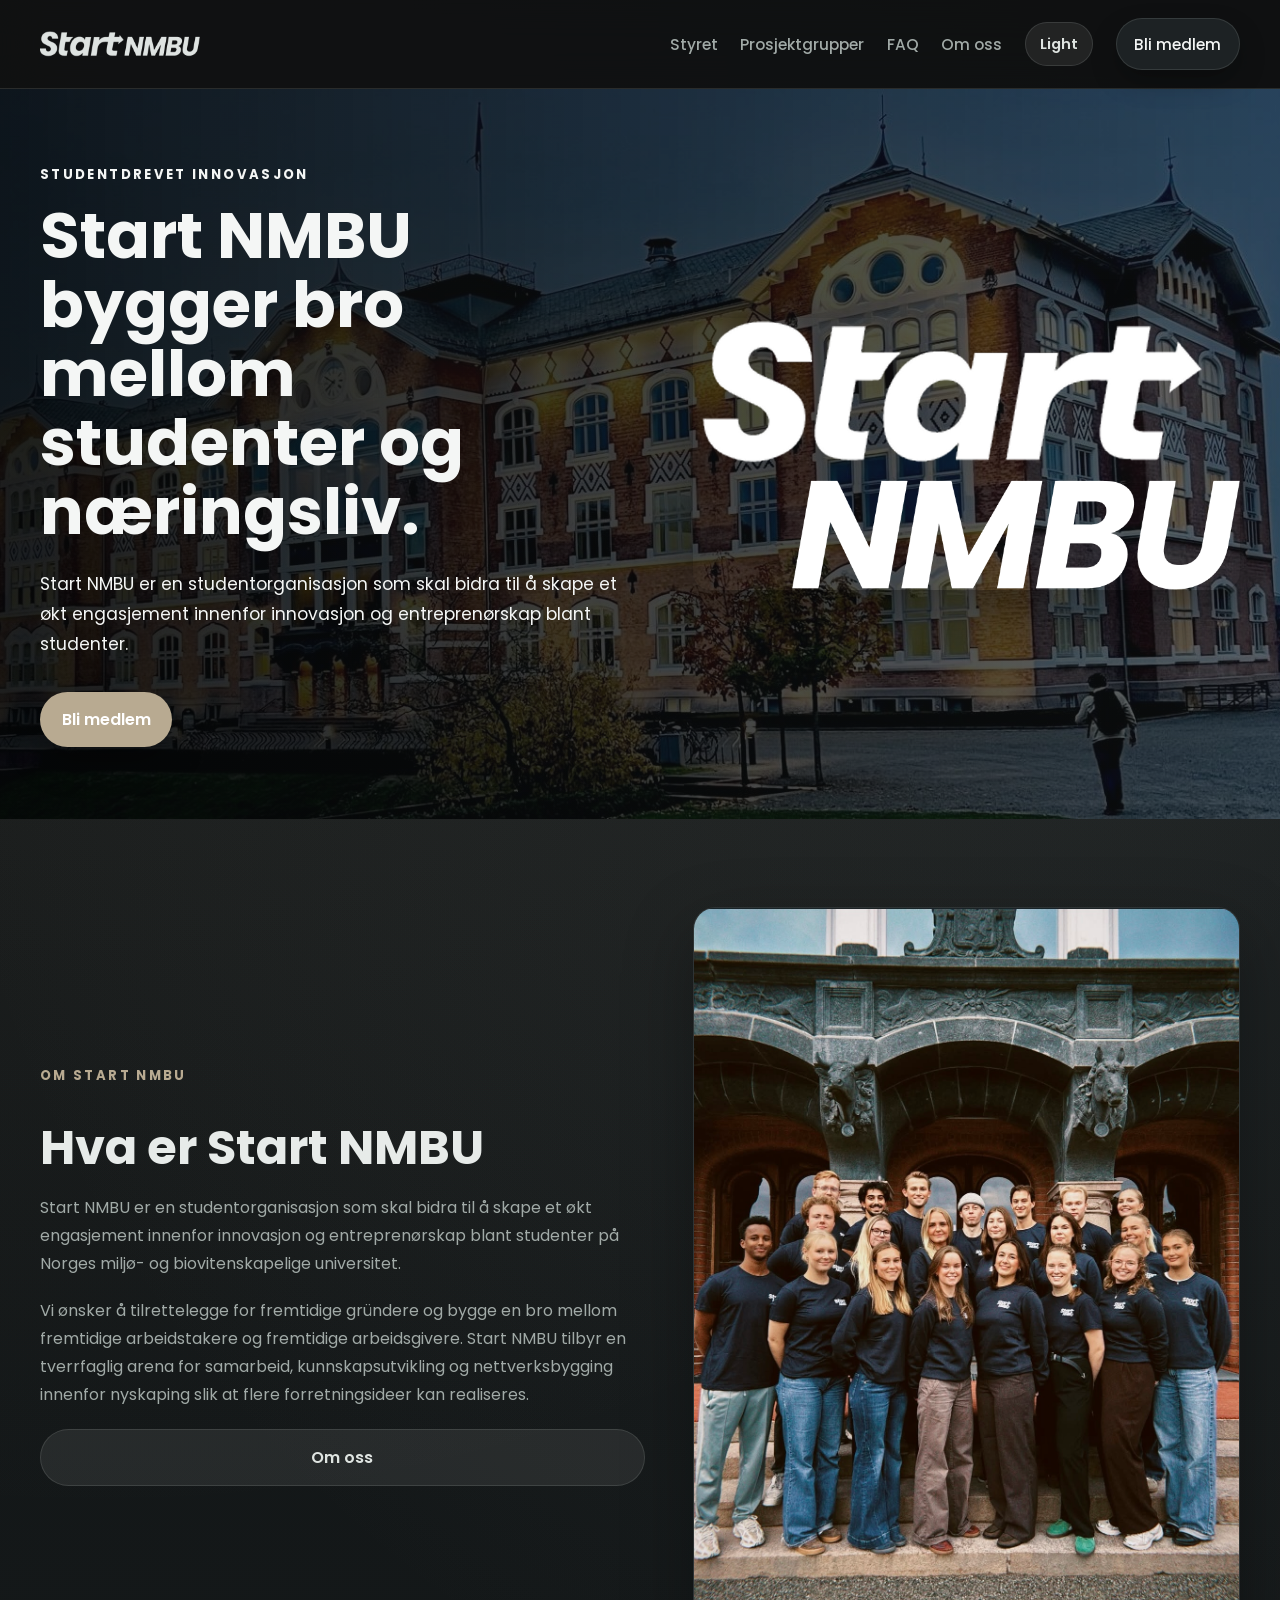
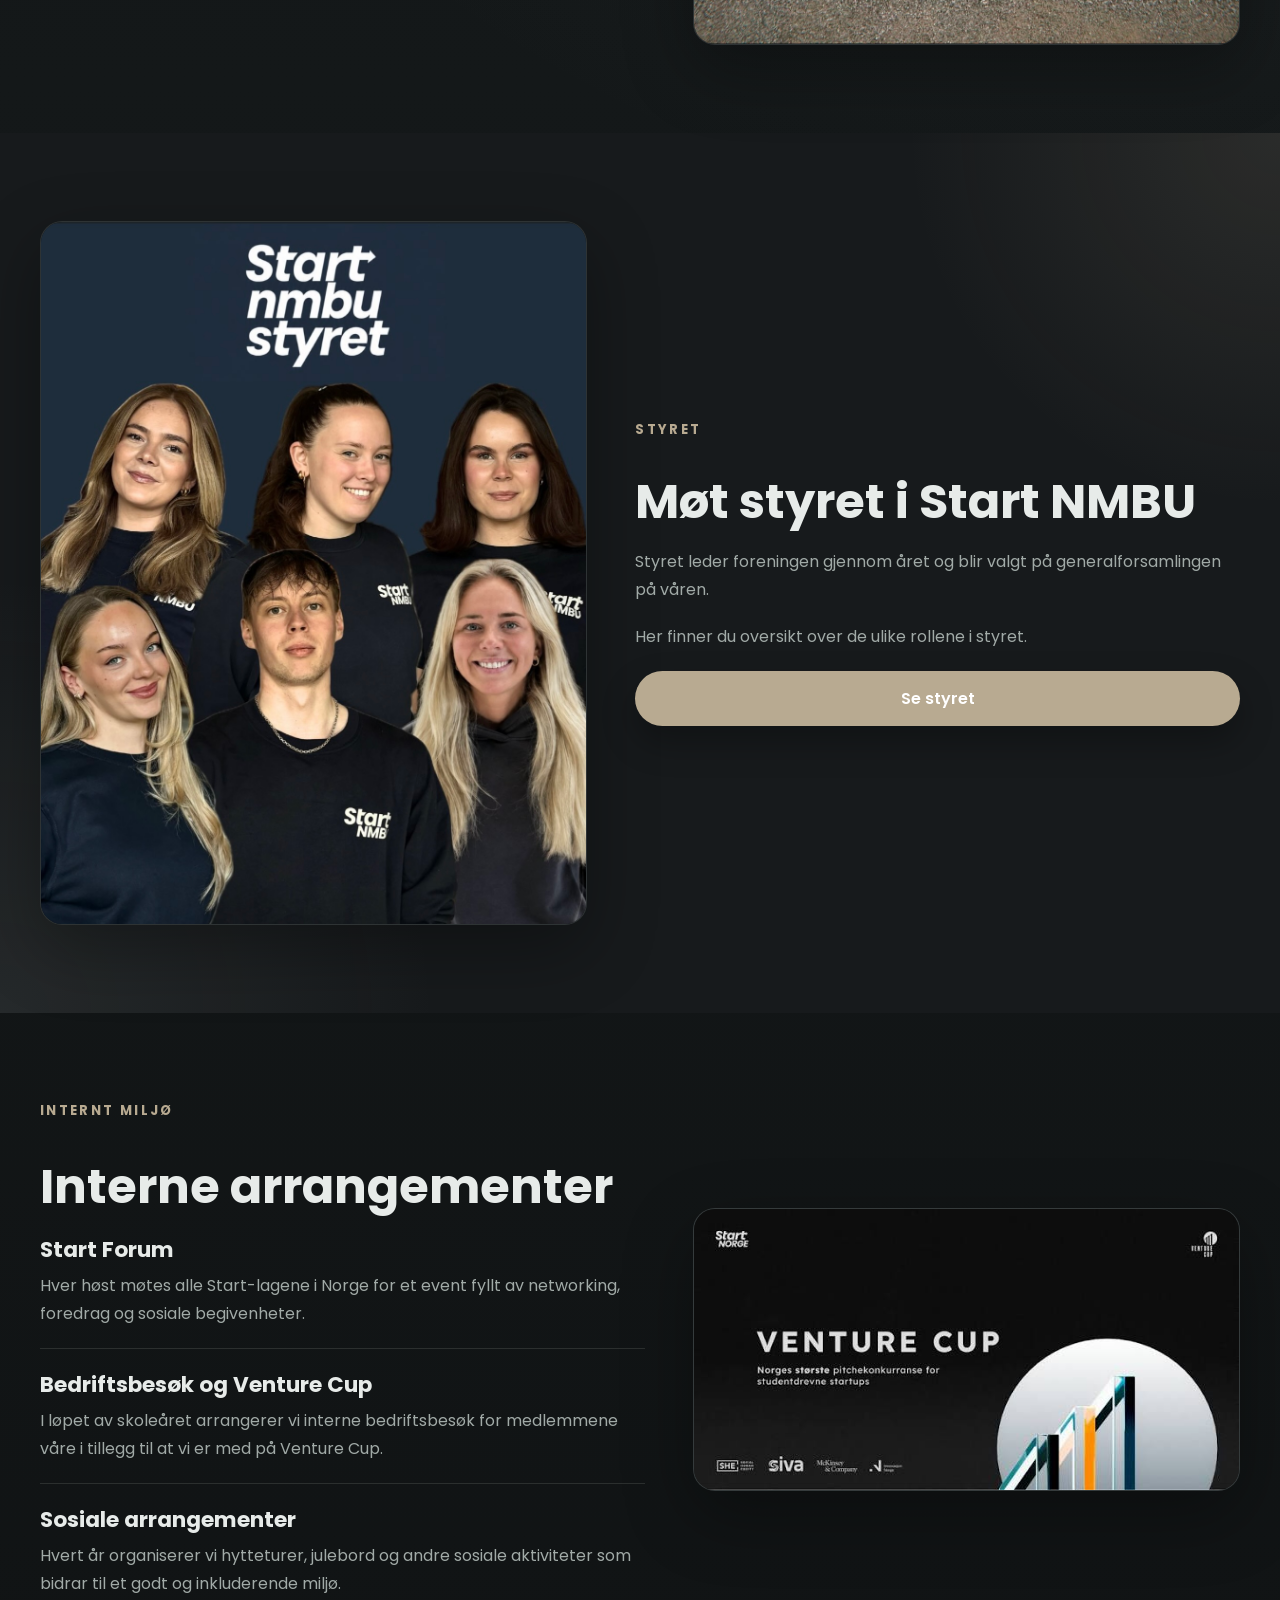
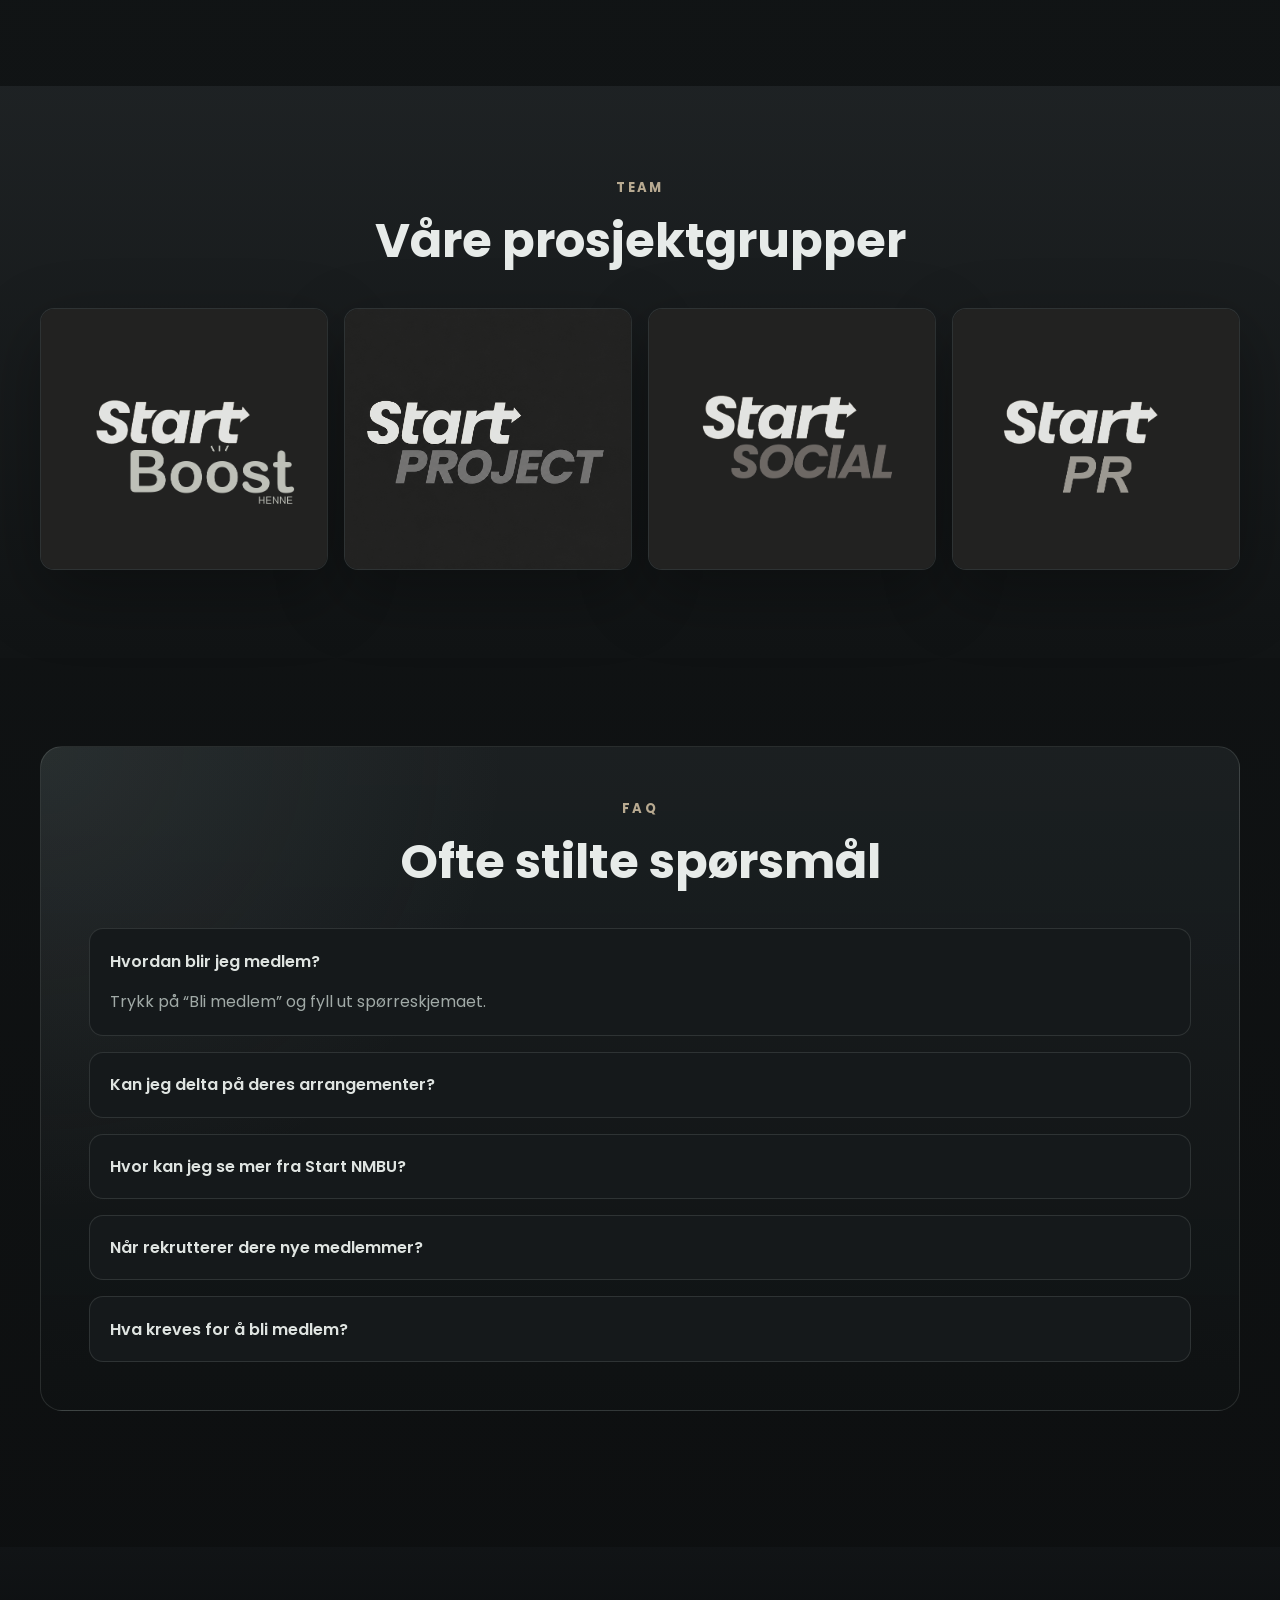
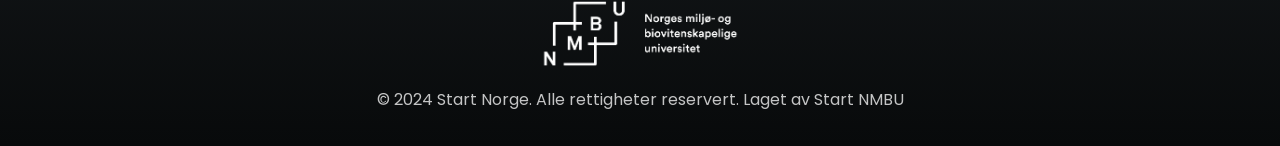
<file: index.html>
<!doctype html>
<html lang="no">
  <head>
    <meta charset="UTF-8" />
    <meta name="viewport" content="width=device-width, initial-scale=1.0" />
    <title>Start NMBU</title>
    <meta
      name="description"
      content="Rekreasjon av startsiden til Start NMBU med arrangementer, prosjektgrupper og FAQ."
    />
    <link rel="preconnect" href="https://fonts.googleapis.com" />
    <link rel="preconnect" href="https://fonts.gstatic.com" crossorigin />
    <link
      href="https://fonts.googleapis.com/css2?family=Poppins:wght@400;500;600;700&display=swap"
      rel="stylesheet"
    />
    <link rel="stylesheet" href="./styles.css" />
  </head>
  <body>
    <header class="site-header">
      <div class="container header-inner">
        <a class="brand" href="#top" aria-label="Start NMBU">
          <img
            src="./assets/images/start1-1.png"
            alt="Start NMBU"
          />
        </a>

        <button class="menu-toggle" type="button" aria-expanded="false" aria-controls="main-nav">
          Meny
        </button>

        <nav id="main-nav" class="main-nav" aria-label="Hovedmeny">
          <a href="./styret.html">Styret</a>
          <a href="#prosjektgrupper">Prosjektgrupper</a>
          <a href="#faq">FAQ</a>
          <a href="./om-oss.html">Om oss</a>
          <button class="theme-toggle" type="button" aria-label="Bytt til light theme">Light</button>
          <a class="nav-cta" href="./bli-medlem.html">Bli medlem</a>
        </nav>
      </div>
    </header>

    <main id="top">
      <section class="hero section">
        <div class="container hero-grid">
          <div class="hero-copy">
            <span class="eyebrow">Studentdrevet innovasjon</span>
            <h1>Start NMBU bygger bro mellom studenter og næringsliv.</h1>
            <p class="lead">
              Start NMBU er en studentorganisasjon som skal bidra til å skape et økt
              engasjement innenfor innovasjon og entreprenørskap blant studenter.
            </p>
            <div class="hero-actions">
              <a class="button button-primary" href="./bli-medlem.html">Bli medlem</a>
            </div>
          </div>

          <div class="hero-visual">
            <div class="hero-card">
              <img
                src="./assets/images/start2-1.png"
                alt="Start NMBU grafikk"
              />
            </div>
          </div>
        </div>
      </section>

      <section id="om" class="section">
        <div class="container split-layout">
          <div class="copy-block">
            <span class="eyebrow">Om Start NMBU</span>
            <h2>Hva er Start NMBU</h2>
            <p>
              Start NMBU er en studentorganisasjon som skal bidra til å skape et økt
              engasjement innenfor innovasjon og entreprenørskap blant studenter på Norges
              miljø- og biovitenskapelige universitet.
            </p>
            <p>
              Vi ønsker å tilrettelegge for fremtidige gründere og bygge en bro mellom
              fremtidige arbeidstakere og fremtidige arbeidsgivere. Start NMBU tilbyr en
              tverrfaglig arena for samarbeid, kunnskapsutvikling og nettverksbygging
              innenfor nyskaping slik at flere forretningsideer kan realiseres.
            </p>
            <a class="button button-secondary" href="./om-oss.html">Om oss</a>
          </div>

          <div class="image-panel">
            <img src="./assets/images/Nytt_forsidebilde.jpg" alt="Medlemmer fra Start NMBU" />
          </div>
        </div>
      </section>

      <section id="styret" class="section section-accent">
        <div class="container split-layout reverse">
          <div class="image-panel">
            <img src="./assets/images/Styret/Styret.jpg" alt="Styret i Start NMBU" />
          </div>

          <div class="copy-block">
            <span class="eyebrow">Styret</span>
            <h2>Møt styret i Start NMBU</h2>
            <p>
              Styret leder foreningen gjennom året og blir valgt på generalforsamlingen på våren.
            </p>
            <p>
              Her finner du oversikt over de ulike rollene i styret.
            </p>
            <a class="button button-primary" href="./styret.html">Se styret</a>
          </div>
        </div>
      </section>

      <section class="section">
        <div class="container split-layout">
          <div class="copy-block stacked-points">
            <span class="eyebrow">Internt miljø</span>
            <h2>Interne arrangementer</h2>

            <div class="info-point">
              <h3>Start Forum</h3>
              <p>
                Hver høst møtes alle Start-lagene i Norge for et event fyllt av networking,
                foredrag og sosiale begivenheter.
              </p>
            </div>

            <div class="info-point">
              <h3>Bedriftsbesøk og Venture Cup</h3>
              <p>
                I løpet av skoleåret arrangerer vi interne bedriftsbesøk for medlemmene våre
                i tillegg til at vi er med på Venture Cup.
              </p>
            </div>

            <div class="info-point">
              <h3>Sosiale arrangementer</h3>
              <p>
                Hvert år organiserer vi hytteturer, julebord og andre sosiale aktiviteter som
                bidrar til et godt og inkluderende miljø.
              </p>
            </div>
          </div>

          <div class="image-panel venture-cup-panel">
            <img src="./assets/images/venture_cup.jpeg" alt="Venture Cup" />
          </div>
        </div>
      </section>

      <section id="prosjektgrupper" class="section section-soft">
        <div class="container">
          <div class="section-heading center">
            <span class="eyebrow">Team</span>
            <h2>Våre prosjektgrupper</h2>
          </div>

          <div class="project-grid">
            <a class="project-card" href="./start-boost-henne.html">
              <img src="./assets/images/Boks3-2.png" alt="Boost Henne" />
            </a>
            <a class="project-card" href="./start-project.html">
              <img src="./assets/images/Boks4-2.png" alt="Start Connect" />
            </a>
            <a class="project-card" href="./start-social.html">
              <img src="./assets/images/Boks2-1.png" alt="Start Social" />
            </a>
            <a class="project-card" href="./start-pr.html">
              <img src="./assets/images/Boks1-pr.png" alt="Start PR" />
            </a>
          </div>
        </div>
      </section>

      <section id="faq" class="section">
        <div class="container faq-shell">
          <div class="section-heading center">
            <span class="eyebrow">FAQ</span>
            <h2>Ofte stilte spørsmål</h2>
          </div>

          <div class="faq-list">
            <details open>
              <summary>Hvordan blir jeg medlem?</summary>
              <p>Trykk på “Bli medlem” og fyll ut spørreskjemaet.</p>
            </details>
            <details>
              <summary>Kan jeg delta på deres arrangementer?</summary>
              <p>
                I løpet av året arrangerer vi flere arrangementer i samarbeid med både
                næringsliv og akademia, hvor studenter inviteres til å delta.
              </p>
            </details>
            <details>
              <summary>Hvor kan jeg se mer fra Start NMBU?</summary>
              <p>
                Du kan følge oss på Instagram og LinkedIn for innblikk i vårt arbeid og
                oppdateringer fra både interne og eksterne arrangementer.
              </p>
            </details>
            <details>
              <summary>Når rekrutterer dere nye medlemmer?</summary>
              <p>Vi har hovedsakelig to rekrutteringsperioder i løpet av året, vanligvis i januar og august.</p>
            </details>
            <details>
              <summary>Hva kreves for å bli medlem?</summary>
              <p>
                For å søke medlemskap i Start NMBU må du være student ved NMBU. Vi ser etter
                studenter med høy motivasjon, engasjement, interesse og vilje til å bidra aktivt.
              </p>
            </details>
          </div>
        </div>
      </section>



    <footer id="footer" class="site-footer">
      <div class="container footer-inner">
        <img
          class="footer-logo"
          src="./assets/images/nmbu_logo_hvit.png"
          alt="NMBU"
        />
        <p>© 2024 Start Norge. Alle rettigheter reservert. Laget av Start NMBU</p>
      </div>
    </footer>

    <script src="./script.js"></script>
  </body>
</html>
</file>
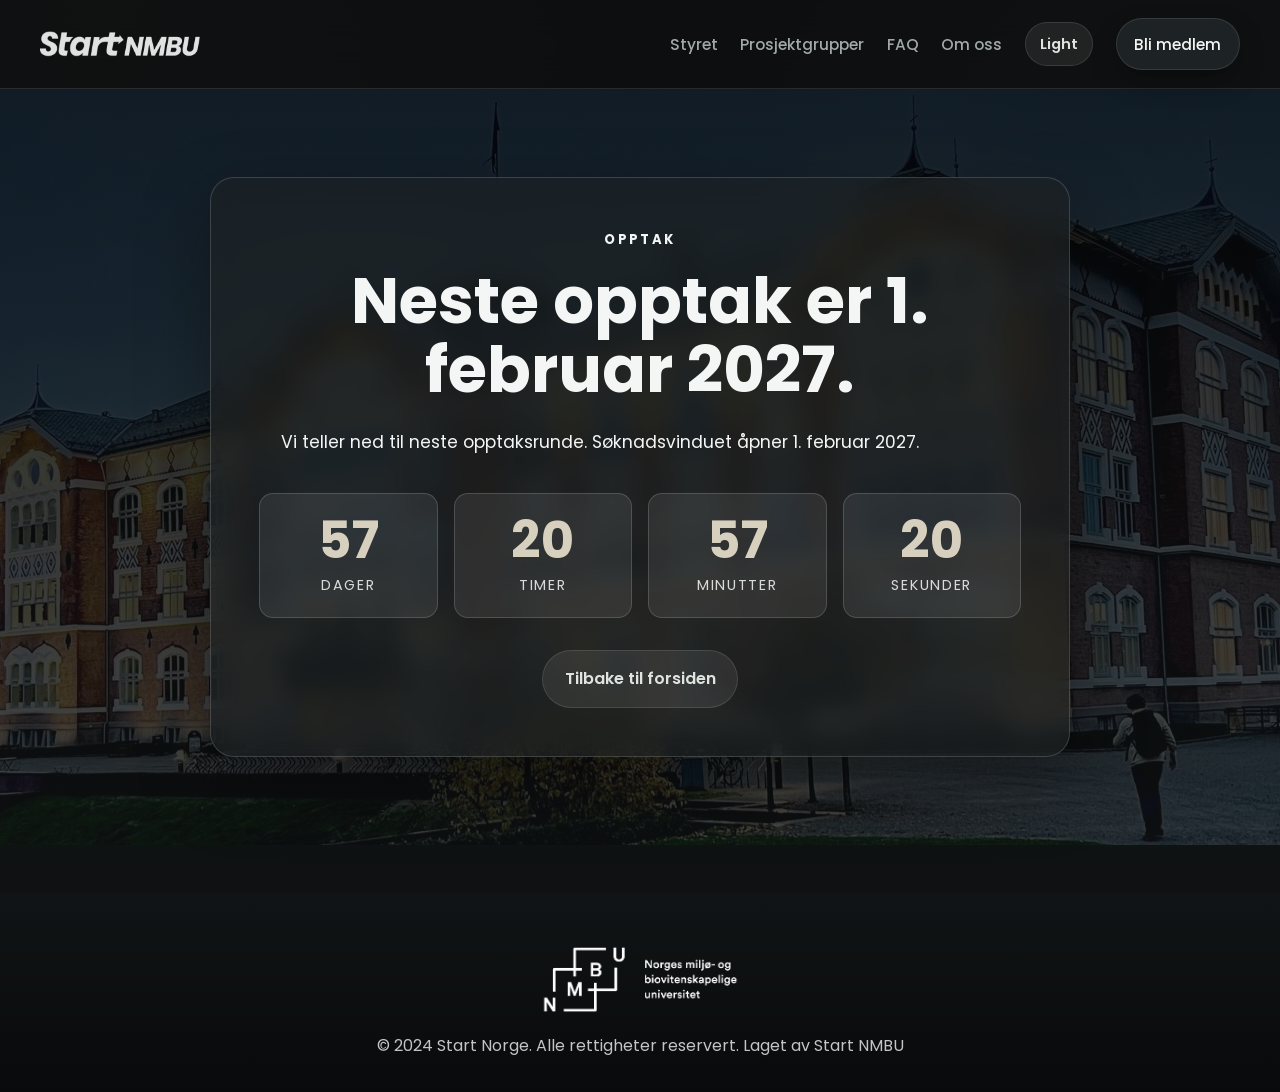
<file: bli-medlem.html>
<!doctype html>
<html lang="no">
  <head>
    <meta charset="UTF-8" />
    <meta name="viewport" content="width=device-width, initial-scale=1.0" />
    <title>Bli medlem | Start NMBU</title>
    <meta
      name="description"
      content="Informasjon om neste opptak i Start NMBU og nedtelling til 1. februar 2027."
    />
    <link rel="preconnect" href="https://fonts.googleapis.com" />
    <link rel="preconnect" href="https://fonts.gstatic.com" crossorigin />
    <link
      href="https://fonts.googleapis.com/css2?family=Poppins:wght@400;500;600;700&display=swap"
      rel="stylesheet"
    />
    <link rel="stylesheet" href="./styles.css" />
  </head>
  <body>
    <header class="site-header">
      <div class="container header-inner">
        <a class="brand" href="./index.html" aria-label="Start NMBU">
          <img
            src="./assets/images/start1-1.png"
            alt="Start NMBU"
          />
        </a>

        <button class="menu-toggle" type="button" aria-expanded="false" aria-controls="main-nav">
          Meny
        </button>

        <nav id="main-nav" class="main-nav" aria-label="Hovedmeny">
          <a href="./styret.html">Styret</a>
          <a href="./index.html#prosjektgrupper">Prosjektgrupper</a>
          <a href="./index.html#faq">FAQ</a>
          <a href="./om-oss.html">Om oss</a>
          <button class="theme-toggle" type="button" aria-label="Bytt til light theme">Light</button>
          <a class="nav-cta" href="./bli-medlem.html">Bli medlem</a>
        </nav>
      </div>
    </header>

    <main>
      <section class="section recruit-hero">
        <div class="container recruit-shell">
          <span class="eyebrow">Opptak</span>
          <h1>Neste opptak er 1. februar 2027.</h1>
          <p class="lead">
            Vi teller ned til neste opptaksrunde. Søknadsvinduet åpner 1. februar 2027.
          </p>

          <div
            class="countdown"
            data-target="2027-02-01T00:00:00+01:00"
            data-redirect-url="https://forms.gle/46VdssdexgWyTuNE9"
          >
            <div class="countdown-card">
              <span class="count-value" data-unit="days">0</span>
              <span class="count-label">Dager</span>
            </div>
            <div class="countdown-card">
              <span class="count-value" data-unit="hours">0</span>
              <span class="count-label">Timer</span>
            </div>
            <div class="countdown-card">
              <span class="count-value" data-unit="minutes">0</span>
              <span class="count-label">Minutter</span>
            </div>
            <div class="countdown-card">
              <span class="count-value" data-unit="seconds">0</span>
              <span class="count-label">Sekunder</span>
            </div>
          </div>

          <p class="countdown-note" data-countdown-message>
            
          </p>

          <a class="button button-secondary" href="./index.html">Tilbake til forsiden</a>
        </div>
      </section>
    </main>

    <footer class="site-footer">
      <div class="container footer-inner">
        <img
          class="footer-logo"
          src="./assets/images/nmbu_logo_hvit.png"
          alt="NMBU"
        />
        <p>© 2024 Start Norge. Alle rettigheter reservert. Laget av Start NMBU</p>
      </div>
    </footer>

    <script src="./script.js"></script>
  </body>
</html>
</file>
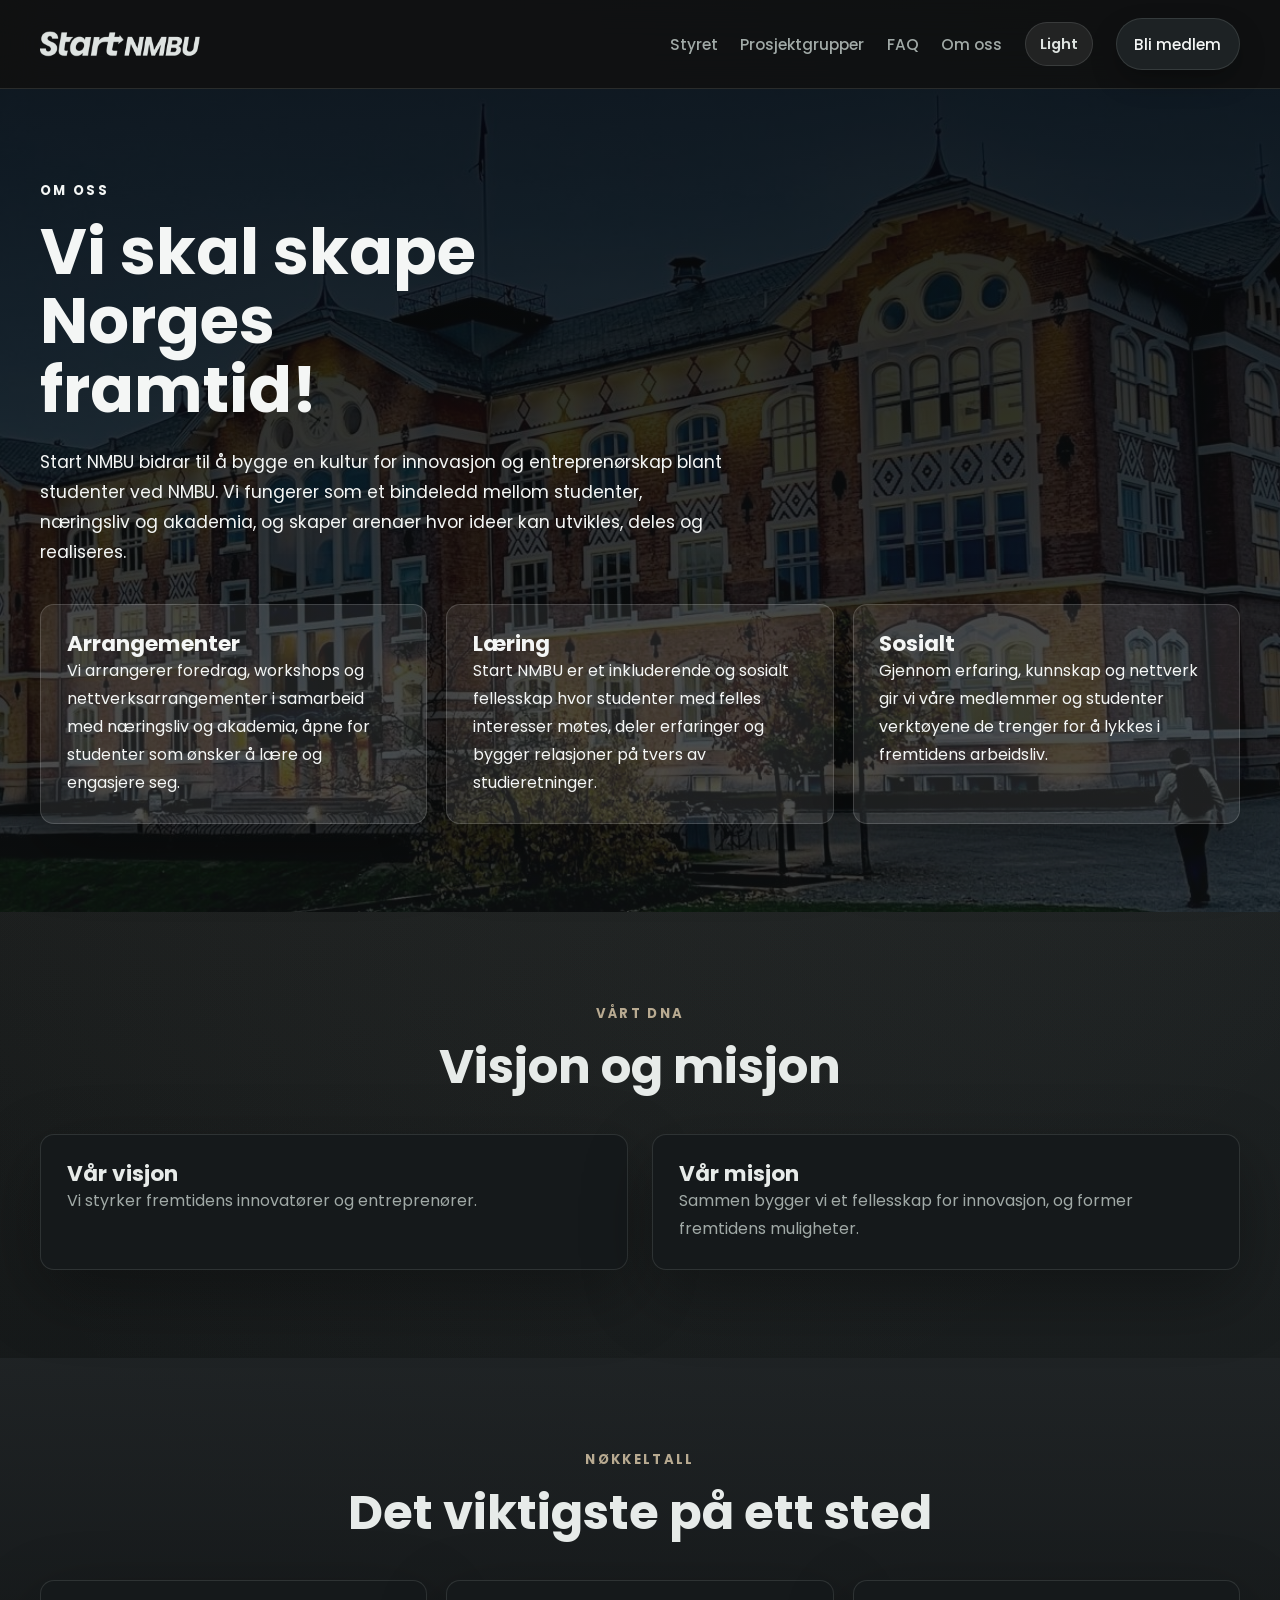
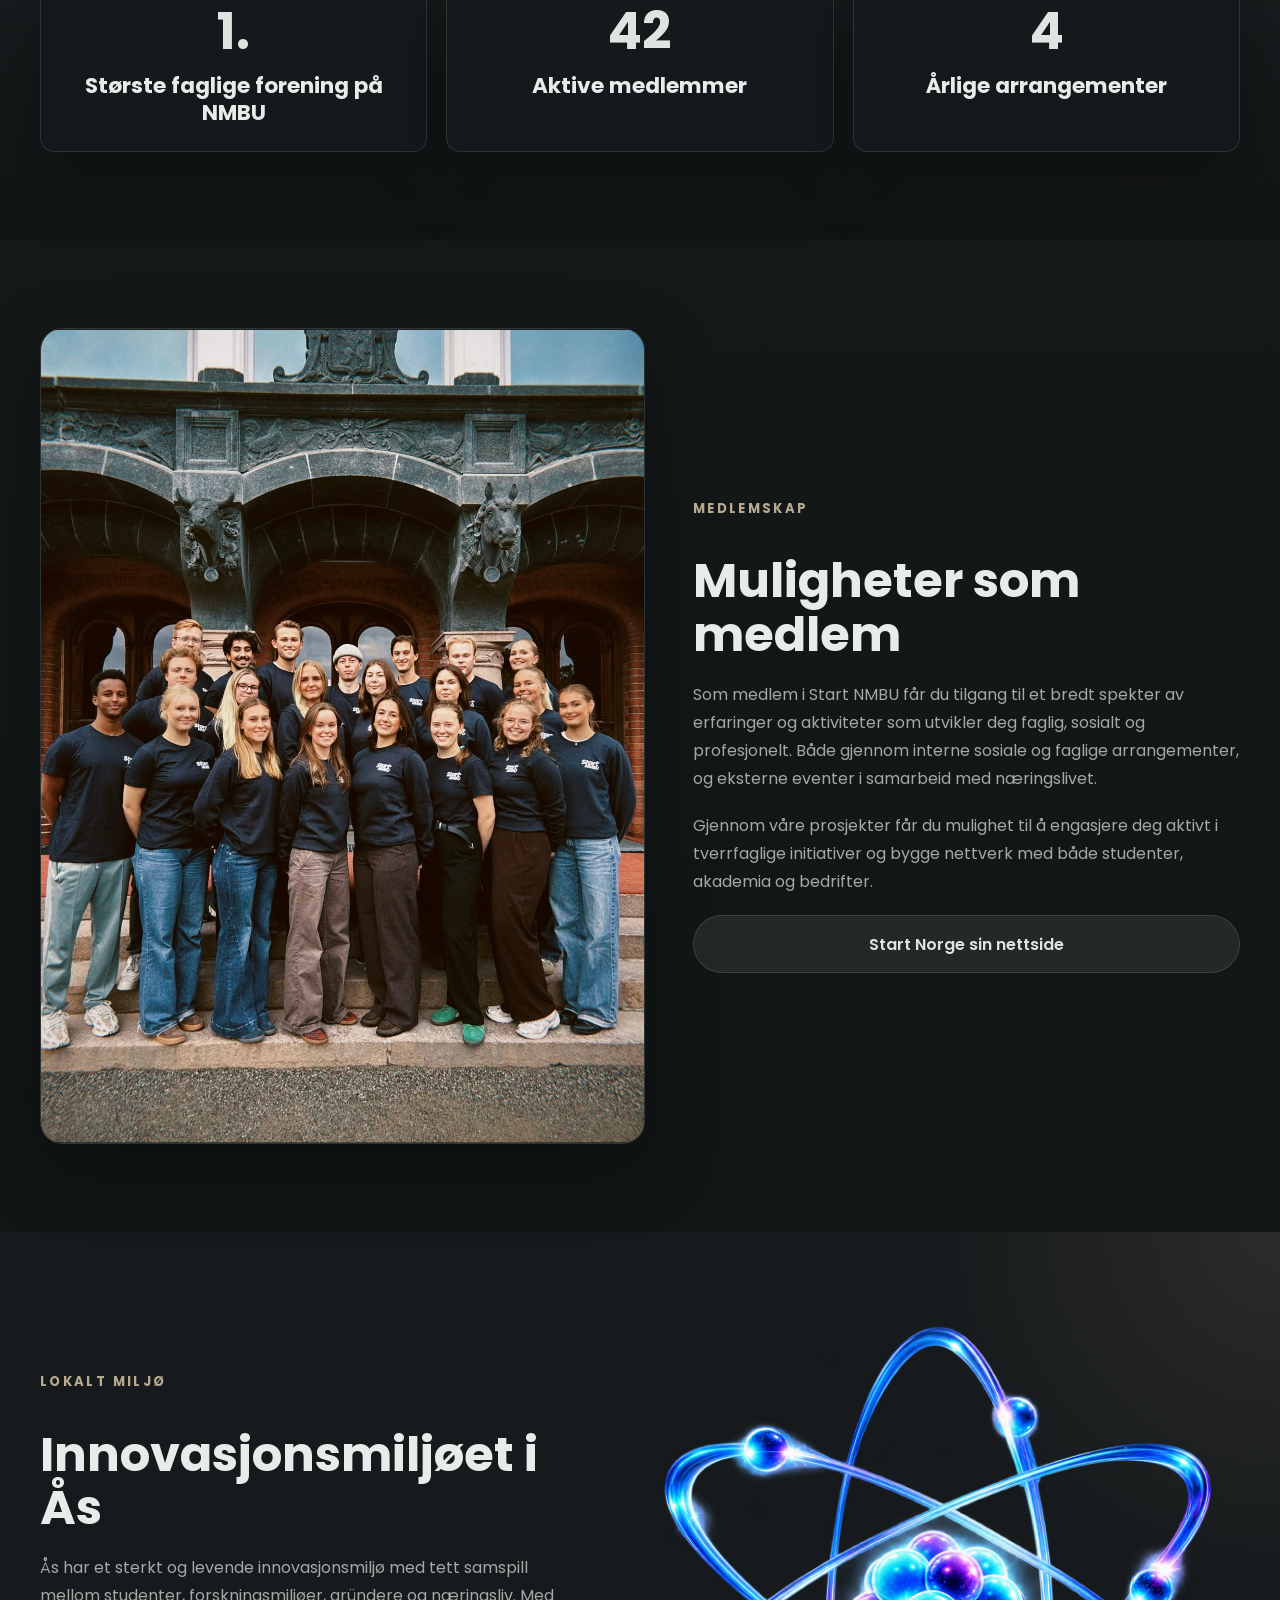
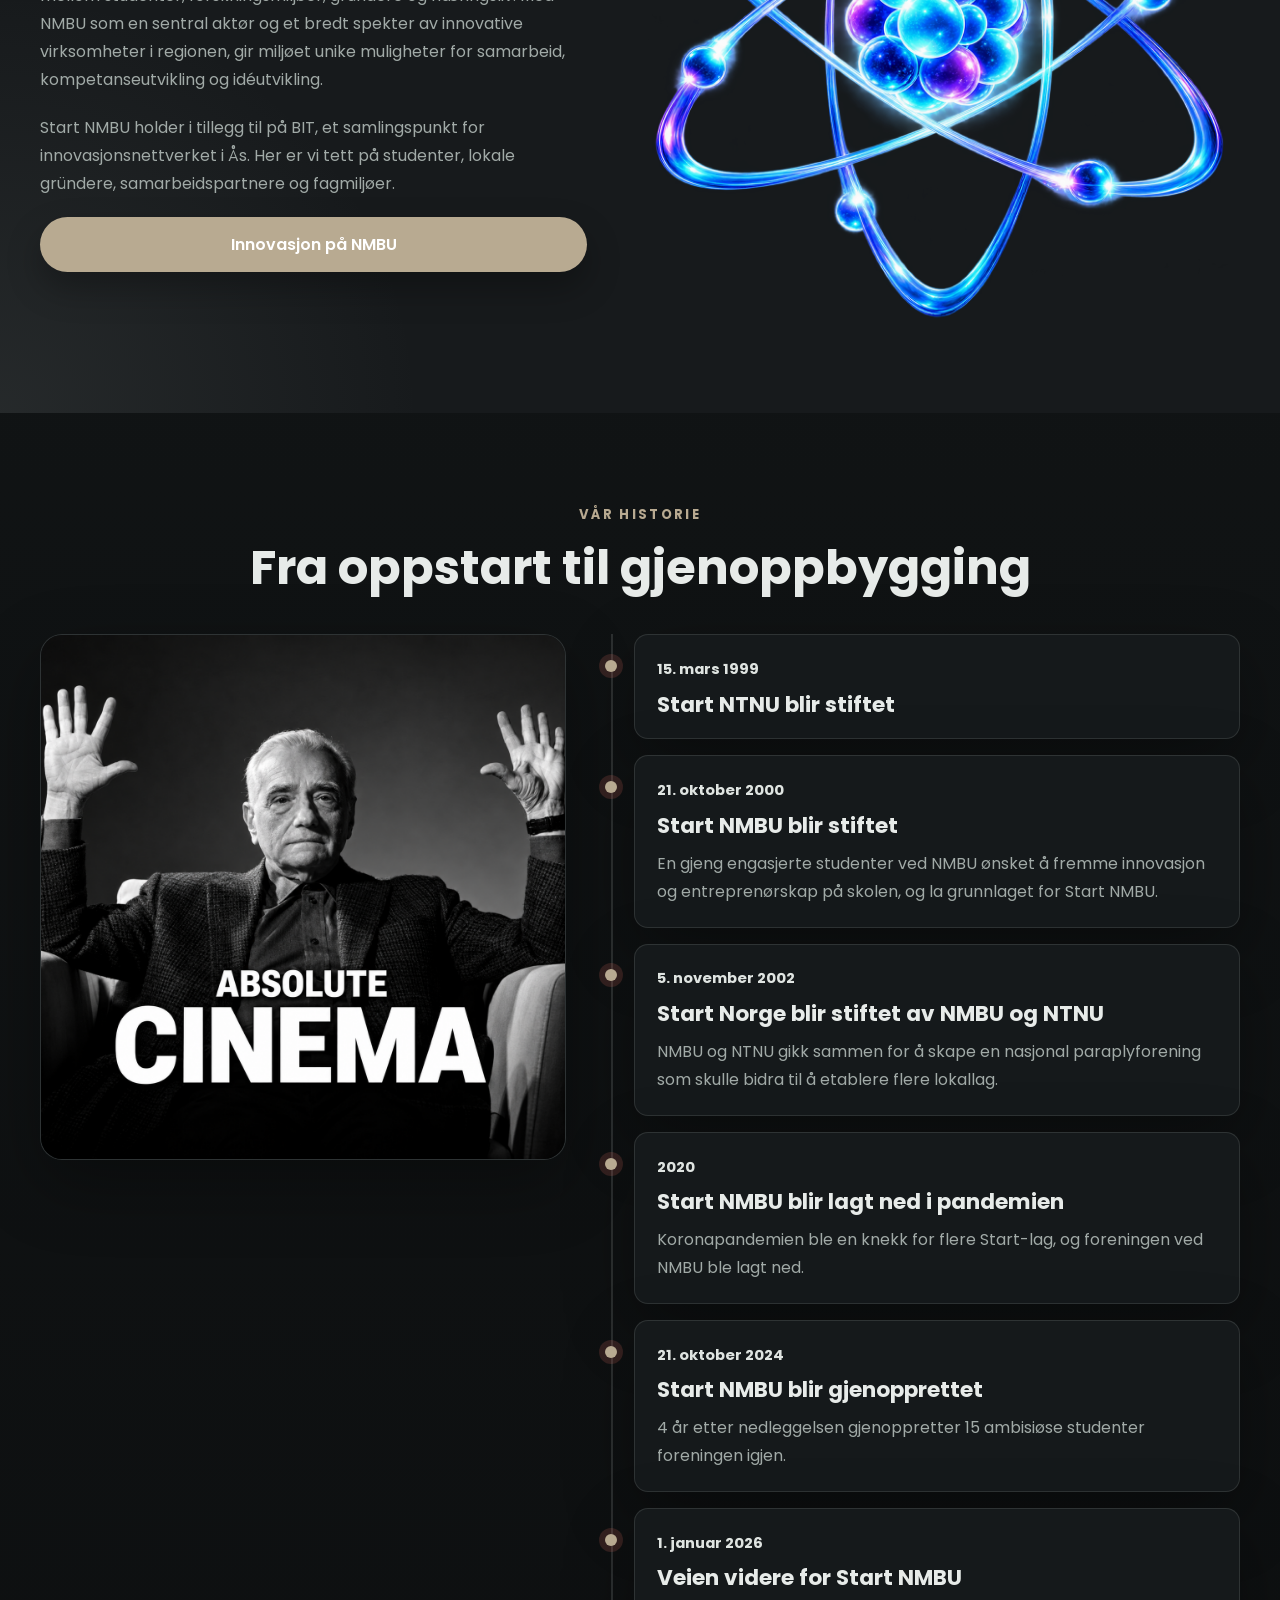
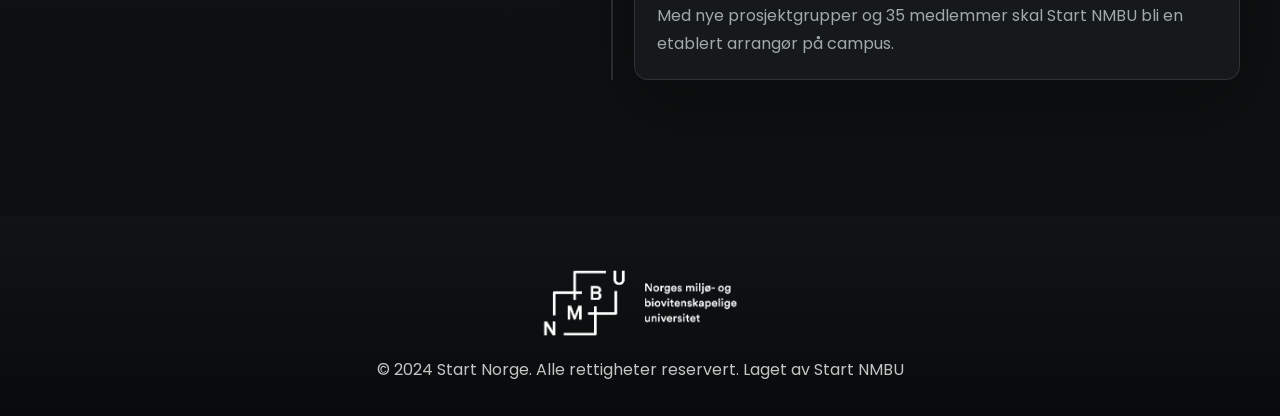
<file: om-oss.html>
<!doctype html>
<html lang="no">
  <head>
    <meta charset="UTF-8" />
    <meta name="viewport" content="width=device-width, initial-scale=1.0" />
    <title>Om oss | Start NMBU</title>
    <meta
      name="description"
      content="Lokal gjenskaping av Om oss-siden til Start NMBU med visjon, misjon, nøkkeltall og historie."
    />
    <link rel="preconnect" href="https://fonts.googleapis.com" />
    <link rel="preconnect" href="https://fonts.gstatic.com" crossorigin />
    <link
      href="https://fonts.googleapis.com/css2?family=Poppins:wght@400;500;600;700&display=swap"
      rel="stylesheet"
    />
    <link rel="stylesheet" href="./styles.css" />
  </head>
  <body>
    <header class="site-header">
      <div class="container header-inner">
        <a class="brand" href="./index.html" aria-label="Start NMBU">
          <img
            src="./assets/images/start1-1.png"
            alt="Start NMBU"
          />
        </a>

        <button class="menu-toggle" type="button" aria-expanded="false" aria-controls="main-nav">
          Meny
        </button>

        <nav id="main-nav" class="main-nav" aria-label="Hovedmeny">
          <a href="./styret.html">Styret</a>
          <a href="./index.html#prosjektgrupper">Prosjektgrupper</a>
          <a href="./index.html#faq">FAQ</a>
          <a href="./om-oss.html">Om oss</a>
          <button class="theme-toggle" type="button" aria-label="Bytt til light theme">Light</button>
          <a class="nav-cta" href="./bli-medlem.html">Bli medlem</a>
        </nav>
      </div>
    </header>

    <main>
      <section class="section about-hero">
        <div class="container about-hero-shell">
          <span class="eyebrow">Om oss</span>
          <h1>Vi skal skape Norges framtid!</h1>
          <p class="lead">
            Start NMBU bidrar til å bygge en kultur for innovasjon og entreprenørskap blant
            studenter ved NMBU. Vi fungerer som et bindeledd mellom studenter, næringsliv og
            akademia, og skaper arenaer hvor ideer kan utvikles, deles og realiseres.
          </p>

          <div class="feature-trio">
            <article class="feature-tile">
              <h3>Arrangementer</h3>
              <p>
                Vi arrangerer foredrag, workshops og nettverksarrangementer i samarbeid med
                næringsliv og akademia, åpne for studenter som ønsker å lære og engasjere seg.
              </p>
            </article>
            <article class="feature-tile">
              <h3>Læring</h3>
              <p>
                Start NMBU er et inkluderende og sosialt fellesskap hvor studenter med felles
                interesser møtes, deler erfaringer og bygger relasjoner på tvers av studieretninger.
              </p>
            </article>
            <article class="feature-tile">
              <h3>Sosialt</h3>
              <p>
                Gjennom erfaring, kunnskap og nettverk gir vi våre medlemmer og studenter
                verktøyene de trenger for å lykkes i fremtidens arbeidsliv.
              </p>
            </article>
          </div>
        </div>
      </section>

      <section class="section">
        <div class="container">
          <div class="section-heading center">
            <span class="eyebrow">Vårt DNA</span>
            <h2>Visjon og misjon</h2>
          </div>

          <div class="cards-grid two-up">
            <article class="info-card">
              <h3>Vår visjon</h3>
              <p>Vi styrker fremtidens innovatører og entreprenører.</p>
            </article>
            <article class="info-card">
              <h3>Vår misjon</h3>
              <p>Sammen bygger vi et fellesskap for innovasjon, og former fremtidens muligheter.</p>
            </article>
          </div>
        </div>
      </section>

      <section class="section section-soft">
        <div class="container">
          <div class="section-heading center">
            <span class="eyebrow">Nøkkeltall</span>
            <h2>Det viktigste på ett sted</h2>
          </div>

          <div class="stats-grid">
            <article class="stat-card">
              <span class="stat-number">1.</span>
              <h3>Største faglige forening på NMBU</h3>
            </article>
            <article class="stat-card">
              <span class="stat-number">42</span>
              <h3>Aktive medlemmer</h3>
            </article>
            <article class="stat-card">
              <span class="stat-number">4</span>
              <h3>Årlige arrangementer</h3>
            </article>
          </div>
        </div>
      </section>

      <section class="section">
        <div class="container split-layout">
          <div class="image-panel">
            <img
              src="./assets/images/Nytt_forsidebilde.jpg"
              alt="Medlemmer i Start NMBU"
            />
          </div>

          <div class="copy-block">
            <span class="eyebrow">Medlemskap</span>
            <h2>Muligheter som medlem</h2>
            <p>
              Som medlem i Start NMBU får du tilgang til et bredt spekter av erfaringer og
              aktiviteter som utvikler deg faglig, sosialt og profesjonelt. Både gjennom interne
              sosiale og faglige arrangementer, og eksterne eventer i samarbeid med næringslivet.
            </p>
            <p>
              Gjennom våre prosjekter får du mulighet til å engasjere deg aktivt i tverrfaglige
              initiativer og bygge nettverk med både studenter, akademia og bedrifter.
            </p>
            <a class="button button-secondary" href="https://startnorge.no" target="_blank" rel="noreferrer">Start Norge sin nettside</a>
          </div>
        </div>
      </section>

      <section class="section section-accent">
        <div class="container split-layout reverse">
          <div class="copy-block">
            <span class="eyebrow">Lokalt miljø</span>
            <h2>Innovasjonsmiljøet i Ås</h2>
            <p>
              Ås har et sterkt og levende innovasjonsmiljø med tett samspill mellom studenter,
              forskningsmiljøer, gründere og næringsliv. Med NMBU som en sentral aktør og et bredt
              spekter av innovative virksomheter i regionen, gir miljøet unike muligheter for
              samarbeid, kompetanseutvikling og idéutvikling.
            </p>
            <p>
              Start NMBU holder i tillegg til på BIT, et samlingspunkt for innovasjonsnettverket i
              Ås. Her er vi tett på studenter, lokale gründere, samarbeidspartnere og fagmiljøer.
            </p>
            <a class="button button-primary" href="https://www.nmbu.no/forskning/innovasjon" target="_blank" rel="noreferrer">Innovasjon på NMBU</a>
          </div>

          <div class="image-panel transparent-image-panel">
            <img
              src="./assets/images/atom-transparent-nettside.png"
              alt="Atomillustrasjon"
            />
          </div>
        </div>
      </section>

      <section class="section">
        <div class="container">
          <div class="section-heading center">
            <span class="eyebrow">Vår historie</span>
            <h2>Fra oppstart til gjenoppbygging</h2>
          </div>

          <div class="history-grid">
            <div class="history-image image-panel">
              <img
                src="./assets/images/absolute_cinema-hq.png"
                alt="Historie og arrangementer"
              />
            </div>

            <div class="timeline">
              <article class="timeline-item">
                <span class="timeline-date">15. mars 1999</span>
                <h3>Start NTNU blir stiftet</h3>
              </article>

              <article class="timeline-item">
                <span class="timeline-date">21. oktober 2000</span>
                <h3>Start NMBU blir stiftet</h3>
                <p>
                  En gjeng engasjerte studenter ved NMBU ønsket å fremme innovasjon og
                  entreprenørskap på skolen, og la grunnlaget for Start NMBU.
                </p>
              </article>

              <article class="timeline-item">
                <span class="timeline-date">5. november 2002</span>
                <h3>Start Norge blir stiftet av NMBU og NTNU</h3>
                <p>
                  NMBU og NTNU gikk sammen for å skape en nasjonal paraplyforening som skulle bidra
                  til å etablere flere lokallag.
                </p>
              </article>

              <article class="timeline-item">
                <span class="timeline-date">2020</span>
                <h3>Start NMBU blir lagt ned i pandemien</h3>
                <p>
                  Koronapandemien ble en knekk for flere Start-lag, og foreningen ved NMBU ble lagt
                  ned.
                </p>
              </article>

              <article class="timeline-item">
                <span class="timeline-date">21. oktober 2024</span>
                <h3>Start NMBU blir gjenopprettet</h3>
                <p>4 år etter nedleggelsen gjenoppretter 15 ambisiøse studenter foreningen igjen.</p>
              </article>

              <article class="timeline-item">
                <span class="timeline-date">1. januar 2026</span>
                <h3>Veien videre for Start NMBU</h3>
                <p>
                  Med nye prosjektgrupper og 35 medlemmer skal Start NMBU bli en etablert arrangør
                  på campus.
                </p>
              </article>
            </div>
          </div>
        </div>
      </section>


    <footer class="site-footer">
      <div class="container footer-inner">
        <img
          class="footer-logo"
          src="./assets/images/nmbu_logo_hvit.png"
          alt="NMBU"
        />
        <p>© 2024 Start Norge. Alle rettigheter reservert. Laget av Start NMBU</p>
      </div>
    </footer>

    <script src="./script.js"></script>
  </body>
</html>
</file>
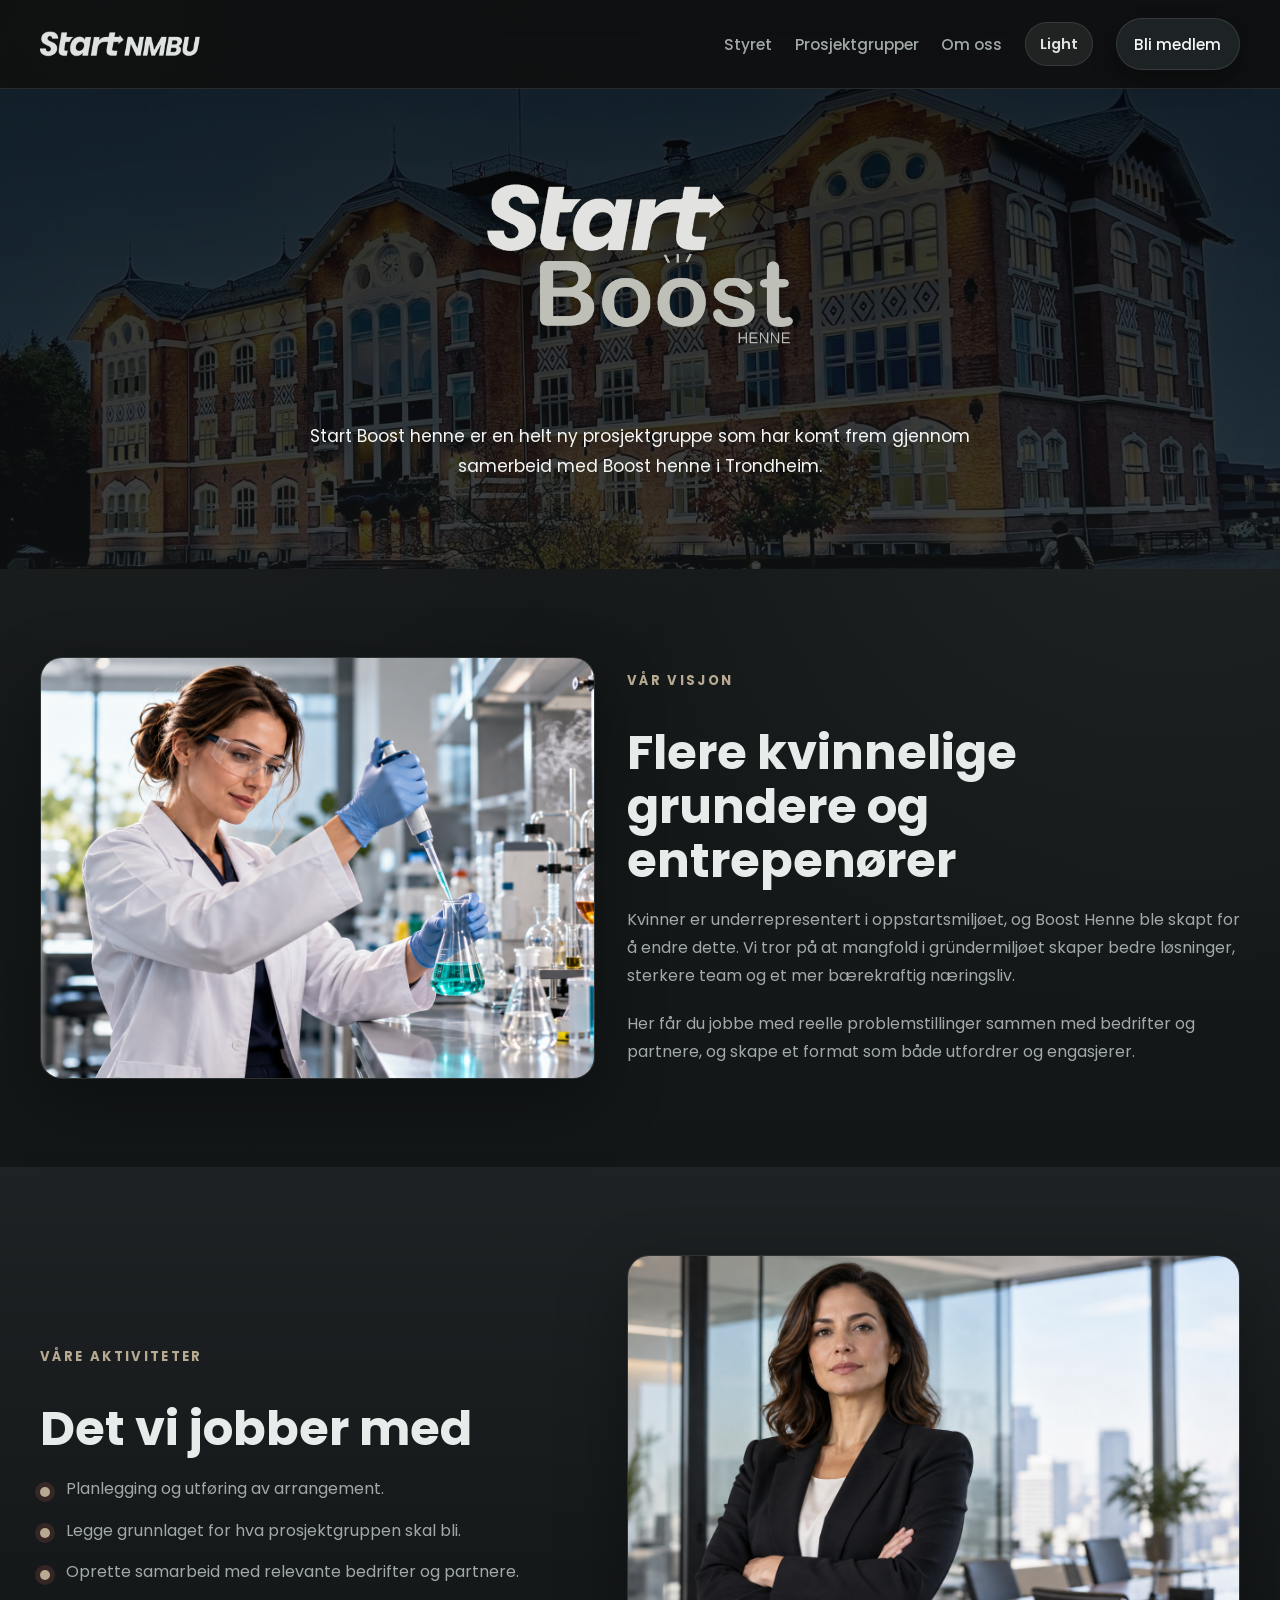
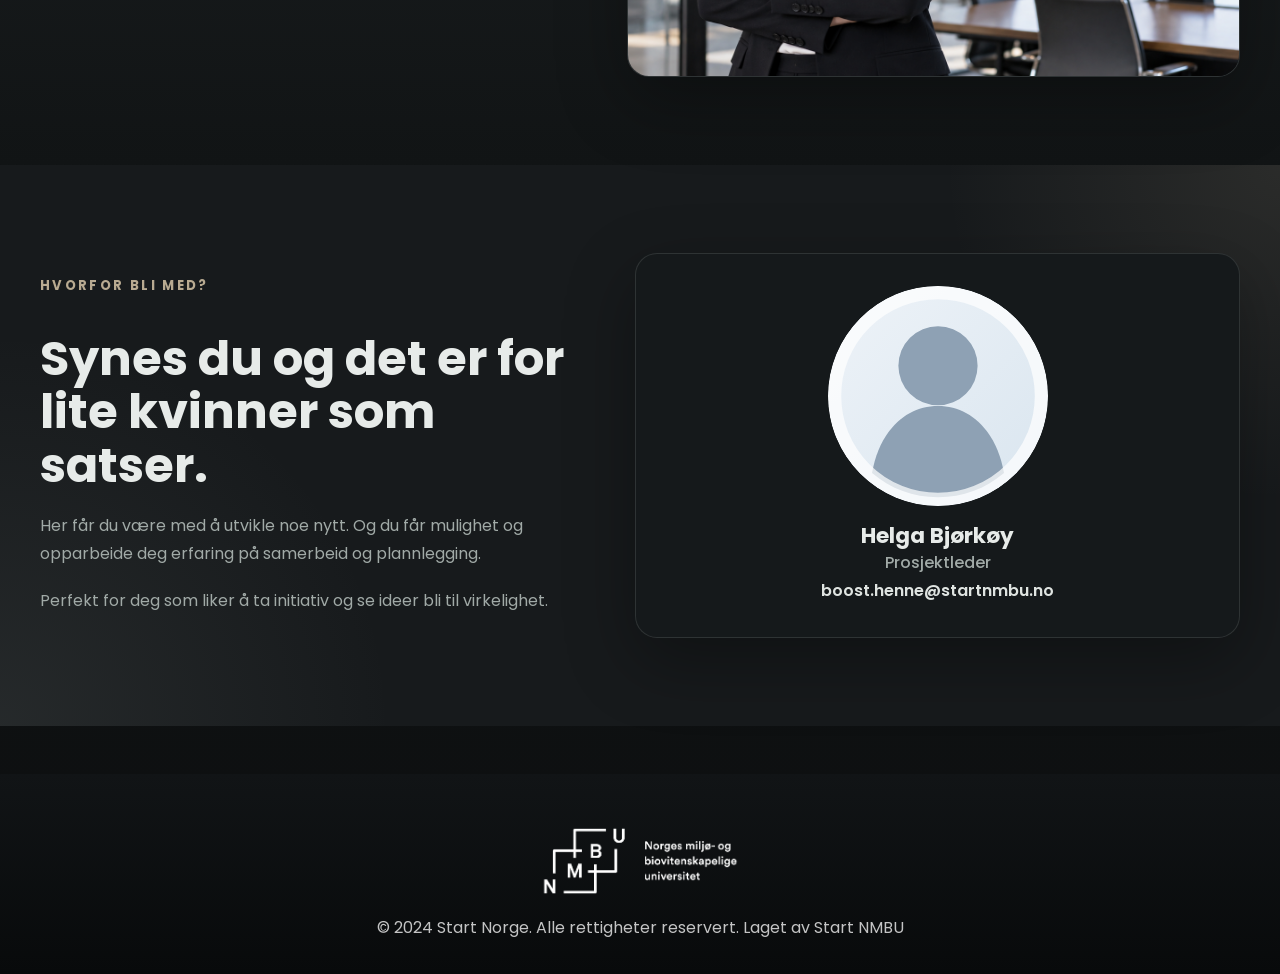
<file: start-boost-henne.html>
<!doctype html>
<html lang="no">
  <head>
    <meta charset="UTF-8" />
    <meta name="viewport" content="width=device-width, initial-scale=1.0" />
    <title>Boost Henne | Start NMBU</title>
    <link rel="preconnect" href="https://fonts.googleapis.com" />
    <link rel="preconnect" href="https://fonts.gstatic.com" crossorigin />
    <link
      href="https://fonts.googleapis.com/css2?family=Poppins:wght@400;500;600;700&display=swap"
      rel="stylesheet"
    />
    <link rel="stylesheet" href="./styles.css" />
  </head>
  <body>
    <header class="site-header">
      <div class="container header-inner">
        <a class="brand" href="./index.html" aria-label="Start NMBU">
          <img src="./assets/images/start1-1.png" alt="Start NMBU" />
        </a>
        <button class="menu-toggle" type="button" aria-expanded="false" aria-controls="main-nav">
          Meny
        </button>
        <nav id="main-nav" class="main-nav" aria-label="Hovedmeny">
          <a href="./styret.html">Styret</a>
          <a href="./index.html#prosjektgrupper">Prosjektgrupper</a>
          <a href="./om-oss.html">Om oss</a>
          <button class="theme-toggle" type="button" aria-label="Bytt til light theme">Light</button>
          <a class="nav-cta" href="./bli-medlem.html">Bli medlem</a>
        </nav>
      </div>
    </header>

    <main>
      <section class="section project-hero">
        <div class="container project-hero-shell">
          <div class="project-logo"><img src="./assets/images/transparent_boosthenne.png" alt="Boost Henne" /></div>
          <h1></h1>
          <p class="lead">
            Start Boost henne er en helt ny prosjektgruppe som har komt frem
            gjennom samerbeid med Boost henne i Trondheim.
          </p>
        </div>
      </section>

      <section class="section">
        <div class="container project-overview">
          <div class="image-panel">
            <img src="./assets/images/kvinnelig-forsker-kjemi-nettside.png" alt="Kvinnelig forsker i kjemi" />
          </div>
          <div class="copy-block">
            <span class="eyebrow">Vår visjon</span>
            <h2>Flere kvinnelige grundere og entrepenører</h2>
            <p>
              Kvinner er underrepresentert i oppstartsmiljøet, og Boost Henne ble skapt for å endre dette.
              Vi tror på at mangfold i gründermiljøet skaper bedre løsninger, sterkere team og et mer bærekraftig næringsliv.
            </p>
            <p>
              Her får du jobbe med reelle problemstillinger sammen med bedrifter og partnere, og skape et format som både utfordrer og engasjerer.
            </p>
          </div>
        </div>
      </section>

      <section class="section section-soft">
        <div class="container project-overview">
          <div class="copy-block">
            <span class="eyebrow">Våre aktiviteter</span>
            <h2>Det vi jobber med</h2>
            <ul class="activity-list">
              <li>Planlegging og utføring av arrangement.</li>
              <li>Legge grunnlaget for hva prosjektgruppen skal bli.</li>
              <li>Oprette samarbeid med relevante bedrifter og partnere.</li>
            </ul>
          </div>
          <div class="image-panel">
            <img src="./assets/images/kvinnelig-konsernsjef-nettside.png" alt="Kvinnelig konsernsjef" />
          </div>
        </div>
      </section>

   
      <section class="section section-accent">
        <div class="container split-layout reverse">
          <div class="copy-block">
            <span class="eyebrow">Hvorfor bli med?</span>
            <h2>Synes du og det er for lite kvinner som satser.</h2>
            <p>
              Her får du være med å utvikle noe nytt. Og du får mulighet og
              opparbeide deg erfaring på samerbeid og plannlegging.
            </p>
            <p>Perfekt for deg som liker å ta initiativ og se ideer bli til virkelighet.</p>
          </div>
          <div class="contact-card">
            <img src="./assets/images/anonymous-profile.svg" alt="Anonym profil" />
            <div>
              <h3>Helga Bjørkøy</h3>
              <p class="contact-role">Prosjektleder</p>
              <p class="contact-mail">boost.henne@startnmbu.no</p>
            </div>
          </div>
        </div>
      </section>
    </main>

    <footer class="site-footer">
      <div class="container footer-inner">
        <img class="footer-logo" src="./assets/images/nmbu_logo_hvit.png" alt="NMBU" />
        <p>© 2024 Start Norge. Alle rettigheter reservert. Laget av Start NMBU</p>
      </div>
    </footer>
    <script src="./script.js"></script>
  </body>
</html>
</file>
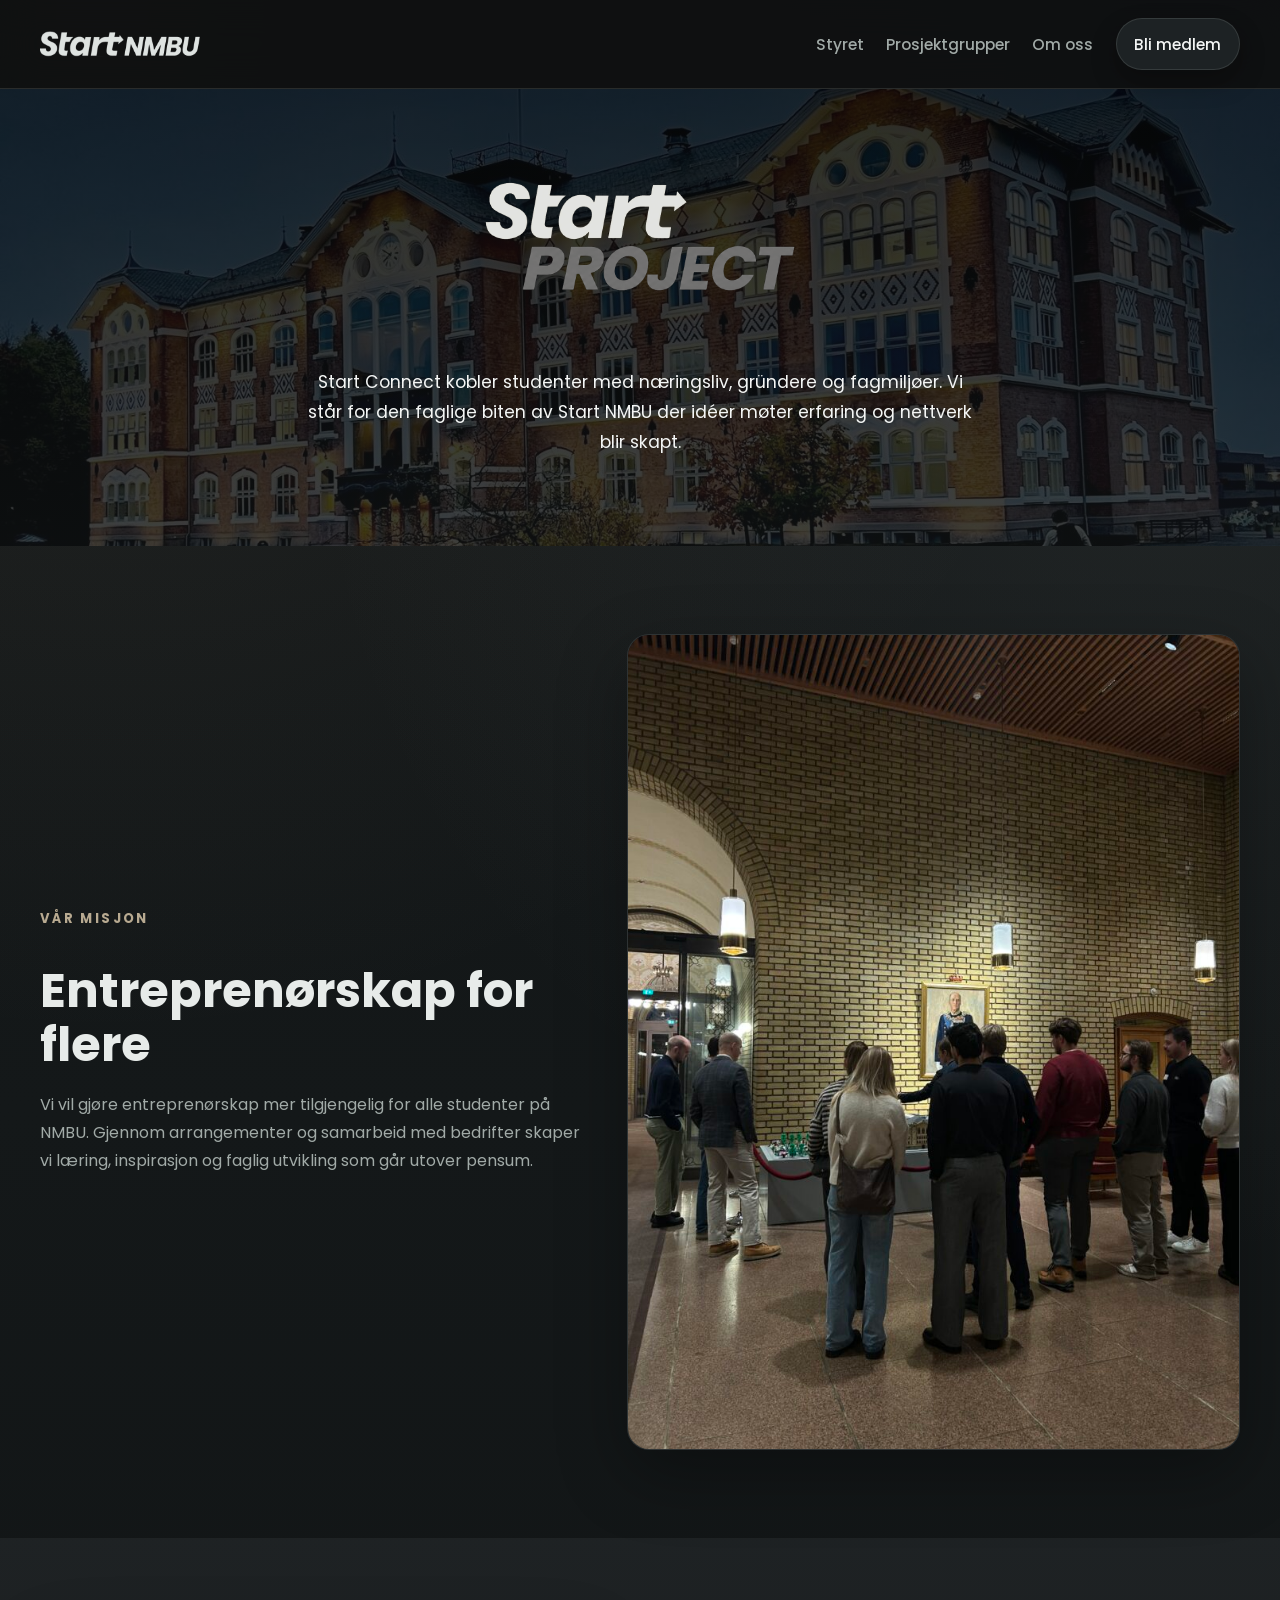
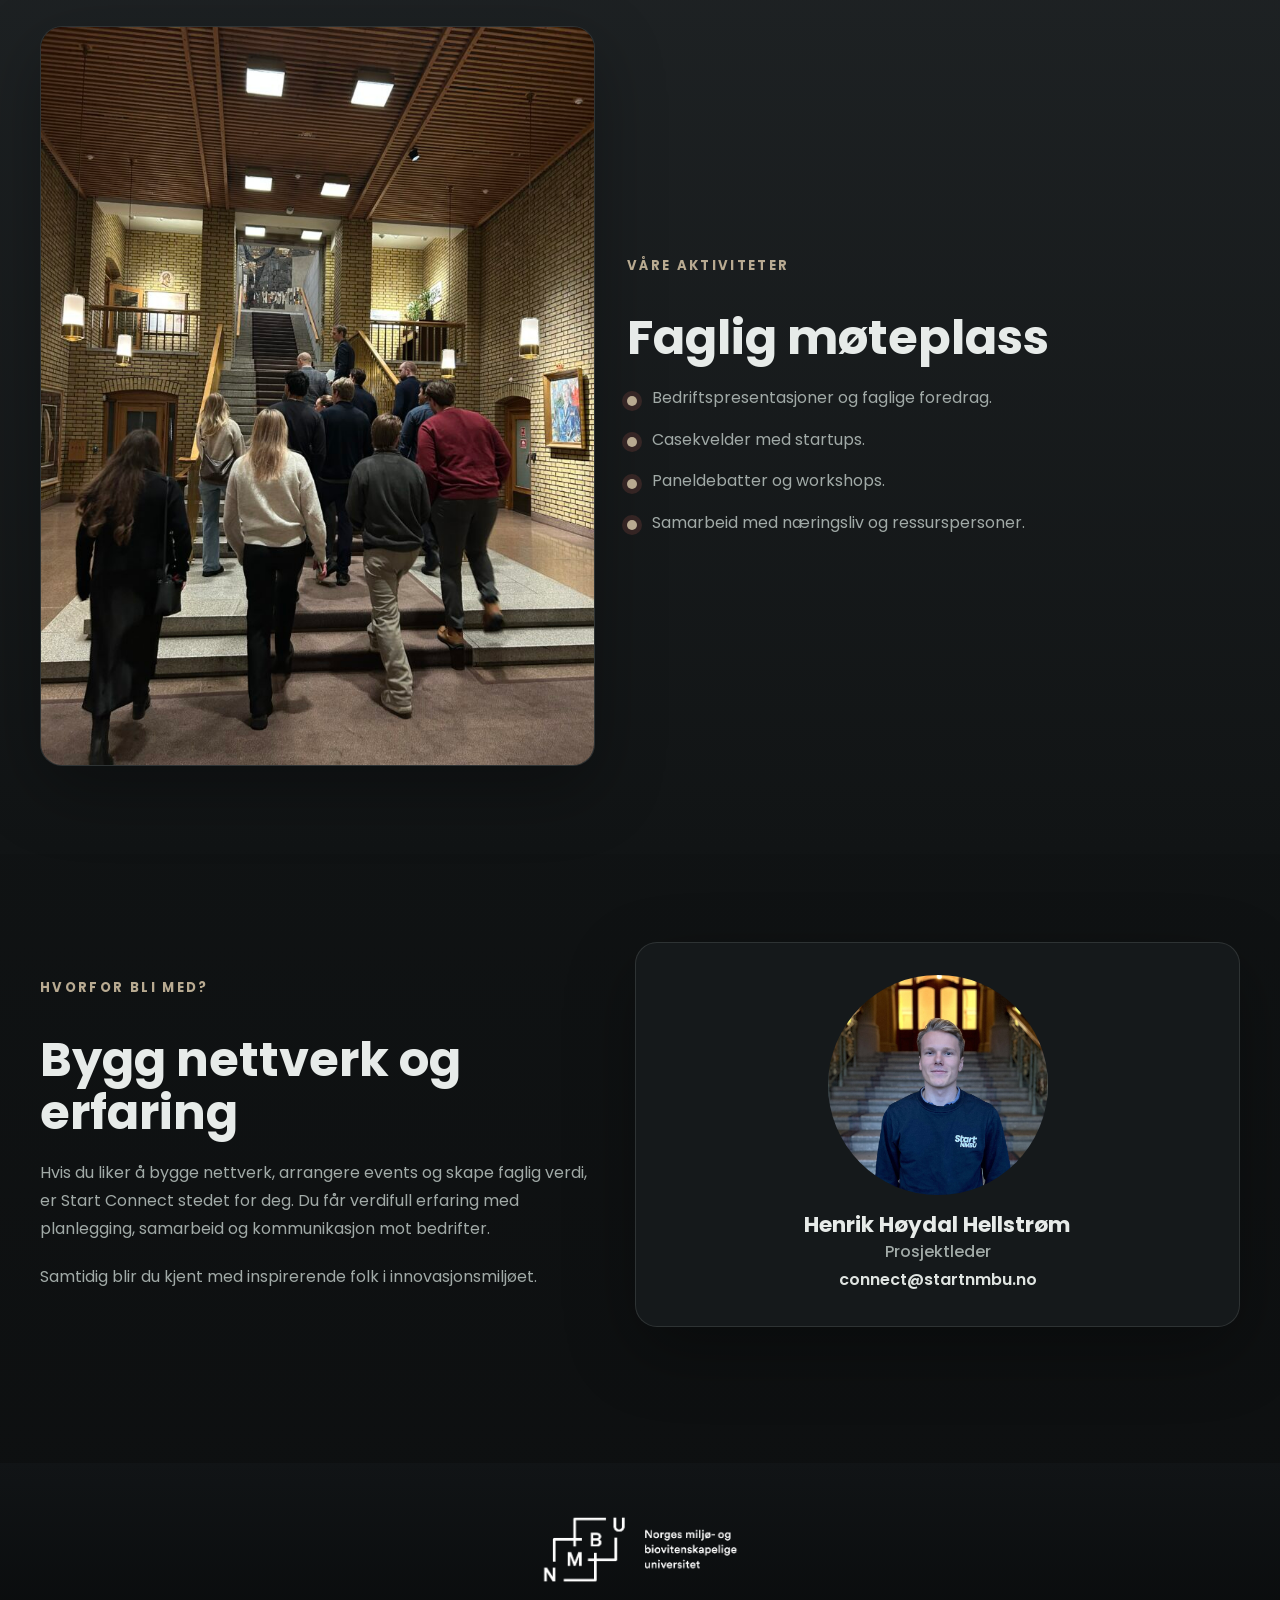
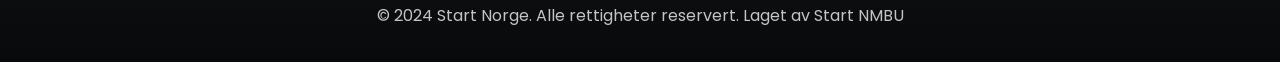
<file: start-connect.html>
<!doctype html>
<html lang="no">
  <head>
    <meta charset="UTF-8" />
    <meta name="viewport" content="width=device-width, initial-scale=1.0" />
    <title>Start Connect | Start NMBU</title>
    <link rel="preconnect" href="https://fonts.googleapis.com" />
    <link rel="preconnect" href="https://fonts.gstatic.com" crossorigin />
    <link
      href="https://fonts.googleapis.com/css2?family=Poppins:wght@400;500;600;700&display=swap"
      rel="stylesheet"
    />
    <link rel="stylesheet" href="./styles.css" />
  </head>
  <body>
    <header class="site-header">
      <div class="container header-inner">
        <a class="brand" href="./index.html" aria-label="Start NMBU">
          <img src="./assets/images/start1-1.png" alt="Start NMBU" />
        </a>
        <button class="menu-toggle" type="button" aria-expanded="false" aria-controls="main-nav">
          Meny
        </button>
        <nav id="main-nav" class="main-nav" aria-label="Hovedmeny">
          <a href="./styret.html">Styret</a>
          <a href="./index.html#prosjektgrupper">Prosjektgrupper</a>
          <a href="./om-oss.html">Om oss</a>
          <a class="nav-cta" href="./bli-medlem.html">Bli medlem</a>
        </nav>
      </div>
    </header>

    <main>
      <section class="section project-hero">
        <div class="container project-hero-shell">
          <div class="project-logo"><img src="./assets/images/boks4-2-transparent-cropped.png" alt="Start Connect" /></div>
          <h1></h1>
          <p class="lead">
            Start Connect kobler studenter med næringsliv, gründere og fagmiljøer.
            Vi står for den faglige biten av Start NMBU der idéer møter erfaring og nettverk blir skapt.
          </p>
        </div>
      </section>

      <section class="section">
        <div class="container project-overview">
          <div class="copy-block">
            <span class="eyebrow">Vår misjon</span>
            <h2>Entreprenørskap for flere</h2>
            <p>
              Vi vil gjøre entreprenørskap mer tilgjengelig for alle studenter på NMBU.
              Gjennom arrangementer og samarbeid med bedrifter skaper vi læring, inspirasjon og faglig utvikling som går utover pensum.
            </p>
          </div>
          <div class="image-panel">
            <img src="./assets/images/IMG_1519-768x1024.jpeg" alt="Start Connect arrangement" />
          </div>
        </div>
      </section>

      <section class="section section-soft">
        <div class="container project-overview">
          <div class="image-panel">
            <img src="./assets/images/IMG_1520-768x1024.jpeg" alt="Nettverk og møter i Start Connect" />
          </div>
          <div class="copy-block">
            <span class="eyebrow">Våre aktiviteter</span>
            <h2>Faglig møteplass</h2>
            <ul class="activity-list">
              <li>Bedriftspresentasjoner og faglige foredrag.</li>
              <li>Casekvelder med startups.</li>
              <li>Paneldebatter og workshops.</li>
              <li>Samarbeid med næringsliv og ressurspersoner.</li>
            </ul>
          </div>
        </div>
      </section>

      <section class="section">
        <div class="container split-layout reverse">
          <div class="copy-block">
            <span class="eyebrow">Hvorfor bli med?</span>
            <h2>Bygg nettverk og erfaring</h2>
            <p>
              Hvis du liker å bygge nettverk, arrangere events og skape faglig verdi, er Start Connect stedet for deg.
              Du får verdifull erfaring med planlegging, samarbeid og kommunikasjon mot bedrifter.
            </p>
            <p>Samtidig blir du kjent med inspirerende folk i innovasjonsmiljøet.</p>
          </div>
          <div class="contact-card">
            <img src="./assets/images/IMG_0974-1-758x1024.jpg" alt="Henrik Høydal Hellstrøm" />
            <div>
              <h3>Henrik Høydal Hellstrøm</h3>
              <p class="contact-role">Prosjektleder</p>
              <p class="contact-mail">connect@startnmbu.no</p>
            </div>
          </div>
        </div>
      </section>
    </main>

    <footer class="site-footer">
      <div class="container footer-inner">
        <img class="footer-logo" src="./assets/images/nmbu_logo_hvit.png" alt="NMBU" />
        <p>© 2024 Start Norge. Alle rettigheter reservert. Laget av Start NMBU</p>
      </div>
    </footer>
    <script src="./script.js"></script>
  </body>
</html>
</file>
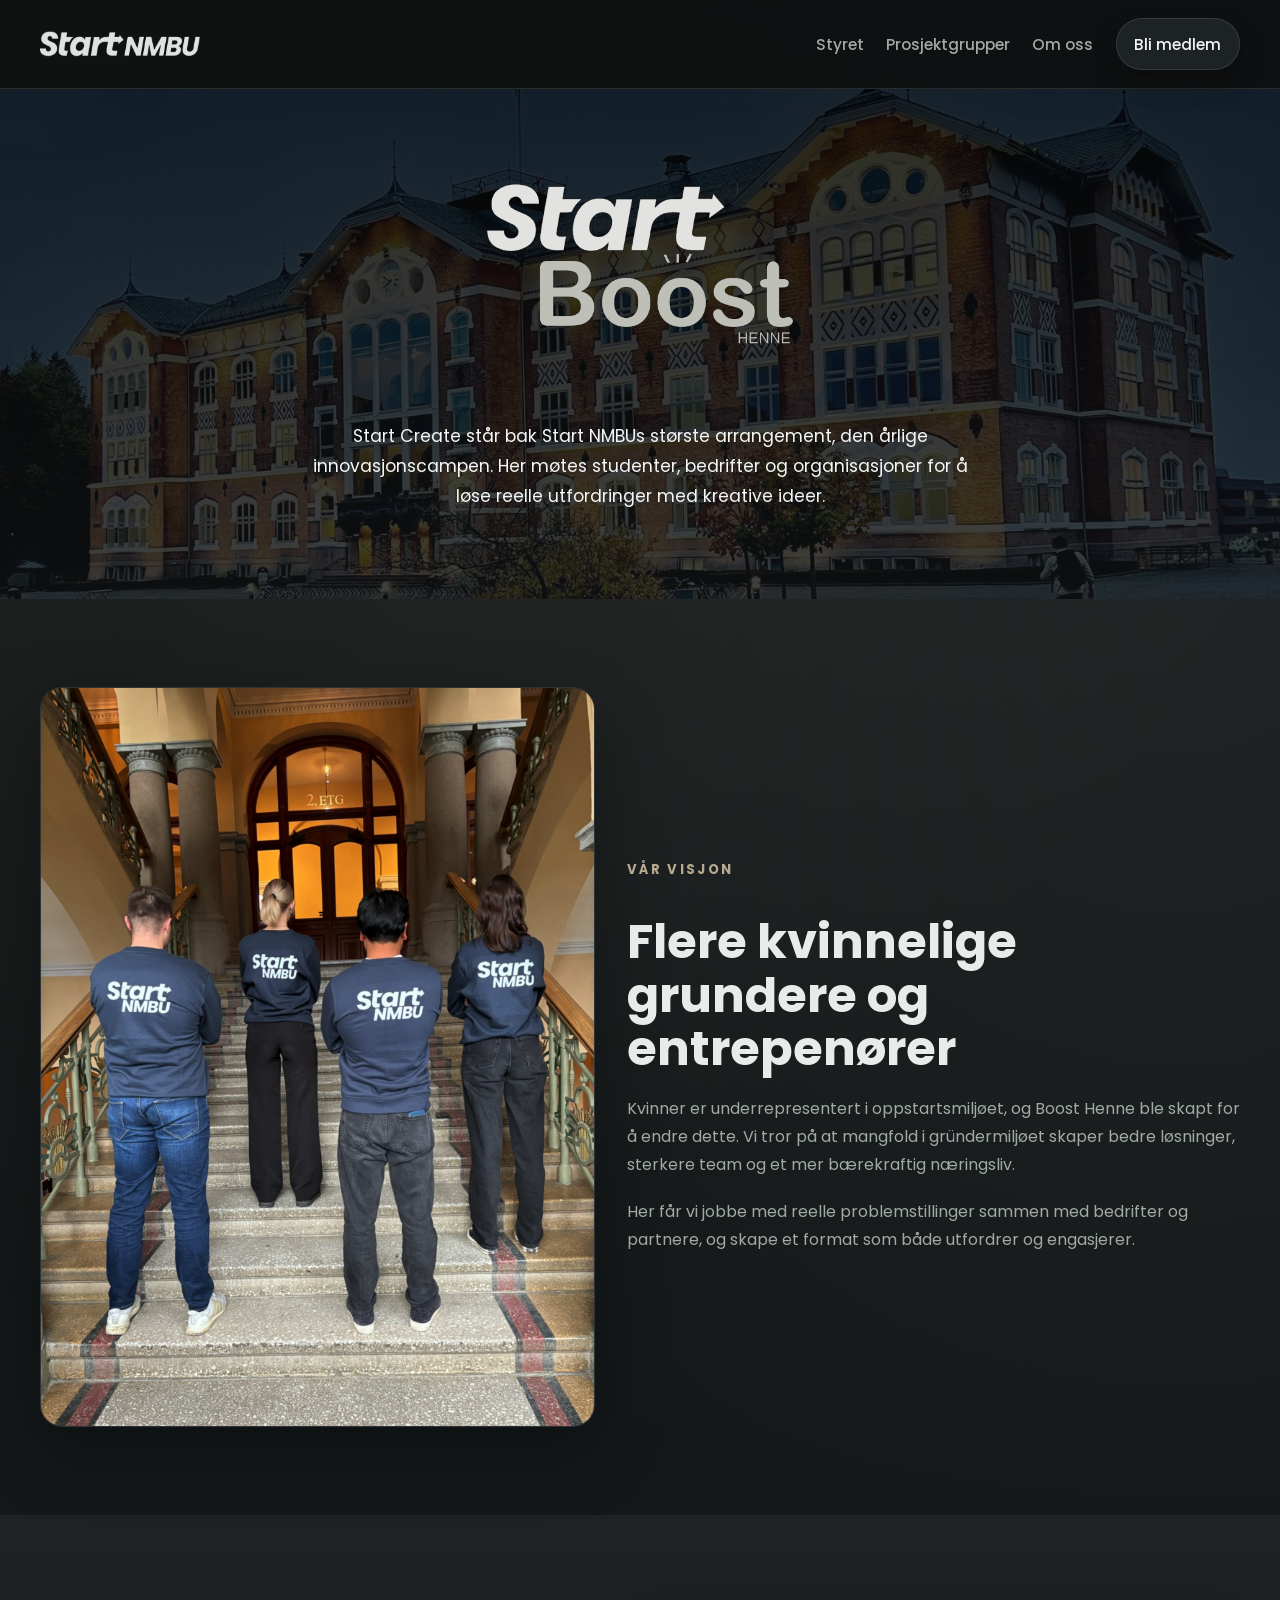
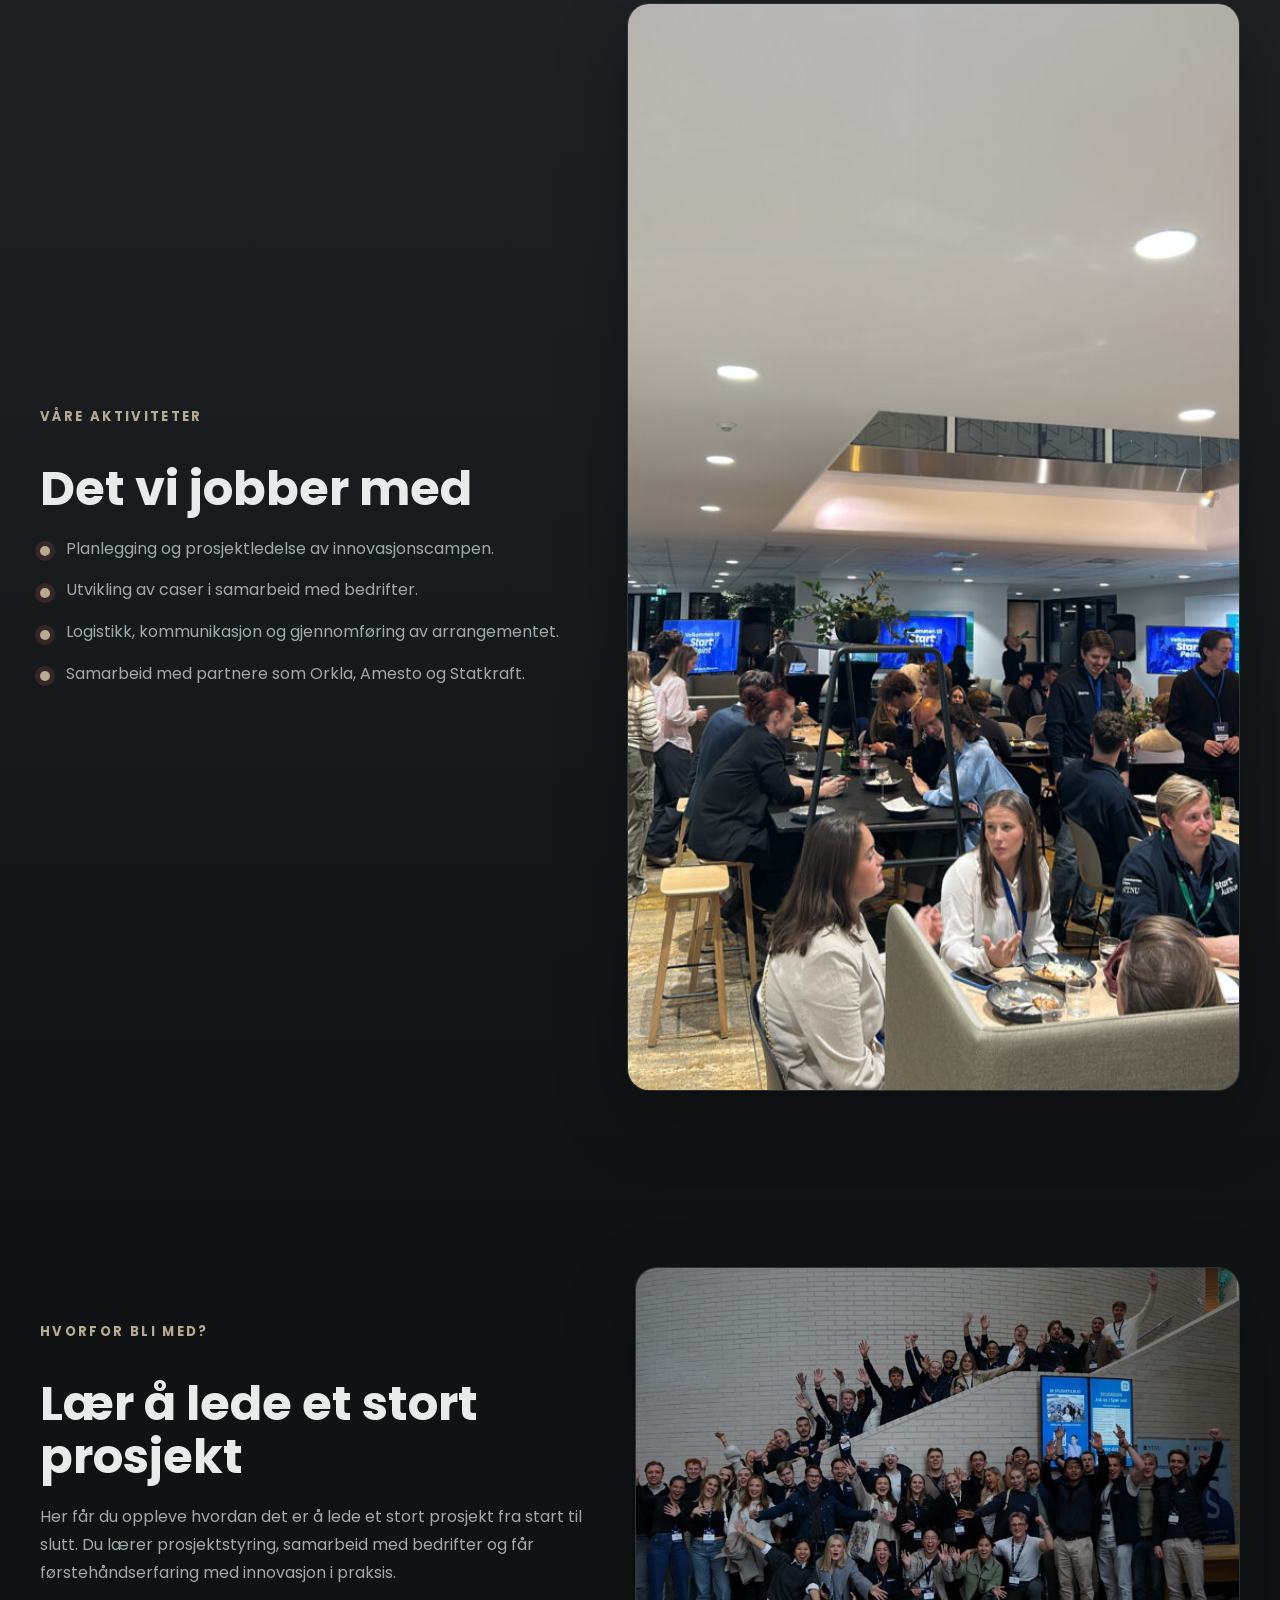
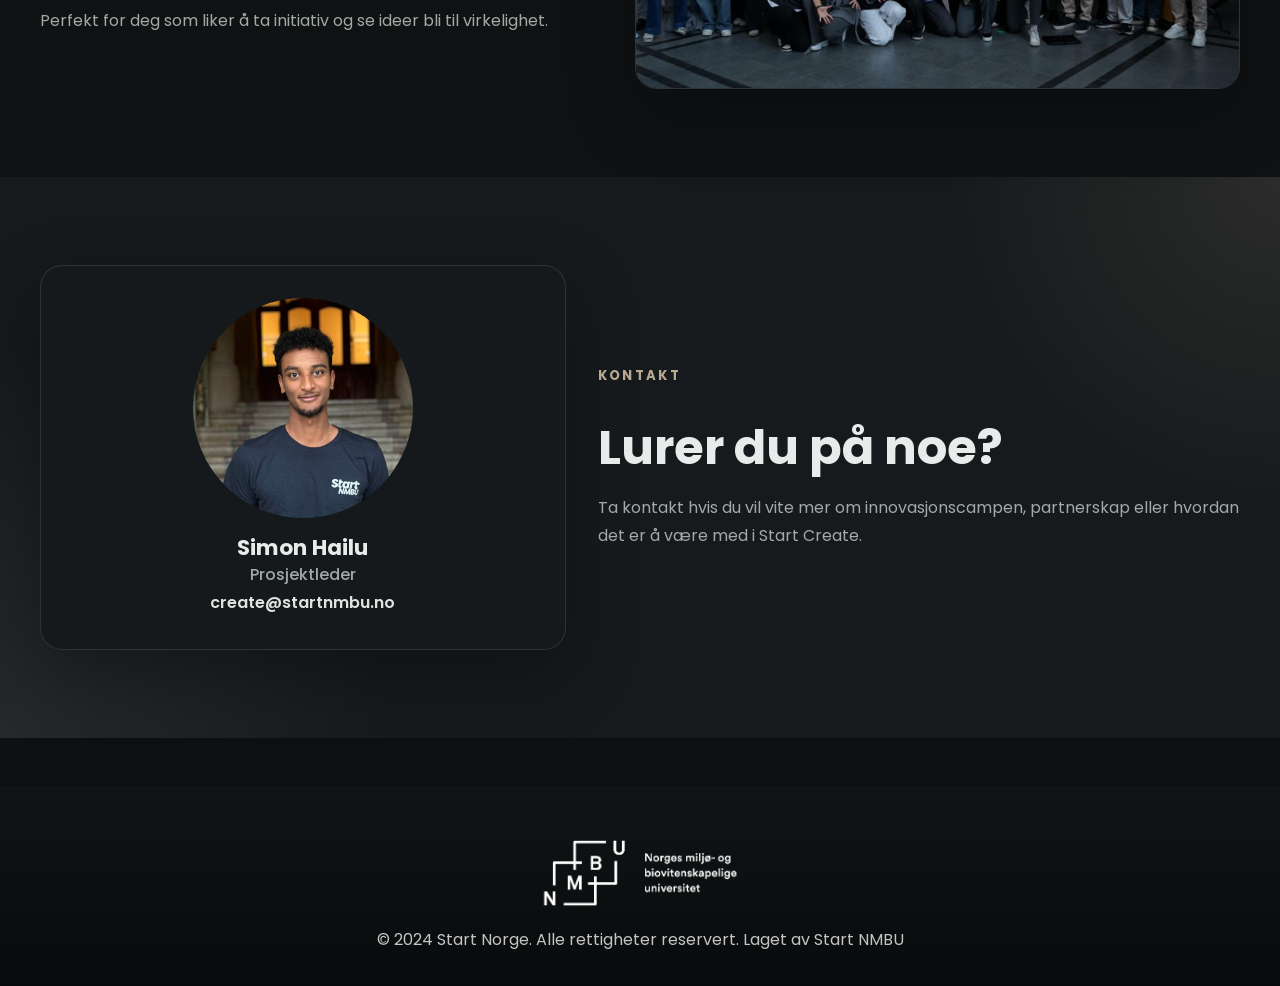
<file: start-create.html>
<!doctype html>
<html lang="no">
  <head>
    <meta charset="UTF-8" />
    <meta name="viewport" content="width=device-width, initial-scale=1.0" />
    <title>Start Create | Start NMBU</title>
    <link rel="preconnect" href="https://fonts.googleapis.com" />
    <link rel="preconnect" href="https://fonts.gstatic.com" crossorigin />
    <link
      href="https://fonts.googleapis.com/css2?family=Poppins:wght@400;500;600;700&display=swap"
      rel="stylesheet"
    />
    <link rel="stylesheet" href="./styles.css" />
  </head>
  <body>
    <header class="site-header">
      <div class="container header-inner">
        <a class="brand" href="./index.html" aria-label="Start NMBU">
          <img src="./assets/images/start1-1.png" alt="Start NMBU" />
        </a>
        <button class="menu-toggle" type="button" aria-expanded="false" aria-controls="main-nav">
          Meny
        </button>
        <nav id="main-nav" class="main-nav" aria-label="Hovedmeny">
          <a href="./styret.html">Styret</a>
          <a href="./index.html#prosjektgrupper">Prosjektgrupper</a>
          <a href="./om-oss.html">Om oss</a>
          <a class="nav-cta" href="./bli-medlem.html">Bli medlem</a>
        </nav>
      </div>
    </header>

    <main>
      <section class="section project-hero">
        <div class="container project-hero-shell">
          <div class="project-logo"><img src="./assets/images/transparent_boosthenne.png" alt="Start Create" /></div>
          <h1></h1>
          <p class="lead">
            Start Create står bak Start NMBUs største arrangement, den årlige innovasjonscampen.
            Her møtes studenter, bedrifter og organisasjoner for å løse reelle utfordringer med kreative ideer.
          </p>
        </div>
      </section>

      <section class="section">
        <div class="container project-overview">
          <div class="image-panel">
            <img src="./assets/images/IMG_5511-768x1024.png" alt="Start Create i aktivitet" />
          </div>
          <div class="copy-block">
            <span class="eyebrow">Vår visjon</span>
            <h2>Flere kvinnelige grundere og entrepenører</h2>
            <p>
              Kvinner er underrepresentert i oppstartsmiljøet, og Boost Henne ble skapt for å endre dette.
              Vi tror på at mangfold i gründermiljøet skaper bedre løsninger, sterkere team og et mer bærekraftig næringsliv.
            </p>
            <p>
              Her får vi jobbe med reelle problemstillinger sammen med bedrifter og partnere, og skape et format som både utfordrer og engasjerer.
            </p>
          </div>
        </div>
      </section>

      <section class="section section-soft">
        <div class="container project-overview">
          <div class="copy-block">
            <span class="eyebrow">Våre aktiviteter</span>
            <h2>Det vi jobber med</h2>
            <ul class="activity-list">
              <li>Planlegging og prosjektledelse av innovasjonscampen.</li>
              <li>Utvikling av caser i samarbeid med bedrifter.</li>
              <li>Logistikk, kommunikasjon og gjennomføring av arrangementet.</li>
              <li>Samarbeid med partnere som Orkla, Amesto og Statkraft.</li>
            </ul>
          </div>
          <div class="image-panel">
            <img src="./assets/images/A32DBFD2-B094-469E-9E4B-E914BF010AA6-576x1024.jpeg" alt="Aktiviteter i Start Create" />
          </div>
        </div>
      </section>

      <section class="section">
        <div class="container split-layout reverse">
          <div class="copy-block">
            <span class="eyebrow">Hvorfor bli med?</span>
            <h2>Lær å lede et stort prosjekt</h2>
            <p>
              Her får du oppleve hvordan det er å lede et stort prosjekt fra start til slutt. Du lærer prosjektstyring,
              samarbeid med bedrifter og får førstehåndserfaring med innovasjon i praksis.
            </p>
            <p>Perfekt for deg som liker å ta initiativ og se ideer bli til virkelighet.</p>
          </div>
          <div class="image-panel">
            <img src="./assets/images/464027301_18471214726006225_3007785368973849497_n-1024x576.png" alt="Innovasjonscamp fra Start Create" />
          </div>
        </div>
      </section>

      <section class="section section-accent">
        <div class="container project-contact">
          <div class="contact-card">
            <img src="./assets/images/IMG_0964-2-695x1024.jpeg" alt="Simon Hailu" />
            <div>
              <h3>Simon Hailu</h3>
              <p class="contact-role">Prosjektleder</p>
              <p class="contact-mail">create@startnmbu.no</p>
            </div>
          </div>
          <div class="copy-block">
            <span class="eyebrow">Kontakt</span>
            <h2>Lurer du på noe?</h2>
            <p>
              Ta kontakt hvis du vil vite mer om innovasjonscampen, partnerskap eller hvordan det er å være med i Start Create.
            </p>
          </div>
        </div>
      </section>
    </main>

    <footer class="site-footer">
      <div class="container footer-inner">
        <img class="footer-logo" src="./assets/images/nmbu_logo_hvit.png" alt="NMBU" />
        <p>© 2024 Start Norge. Alle rettigheter reservert. Laget av Start NMBU</p>
      </div>
    </footer>
    <script src="./script.js"></script>
  </body>
</html>
</file>
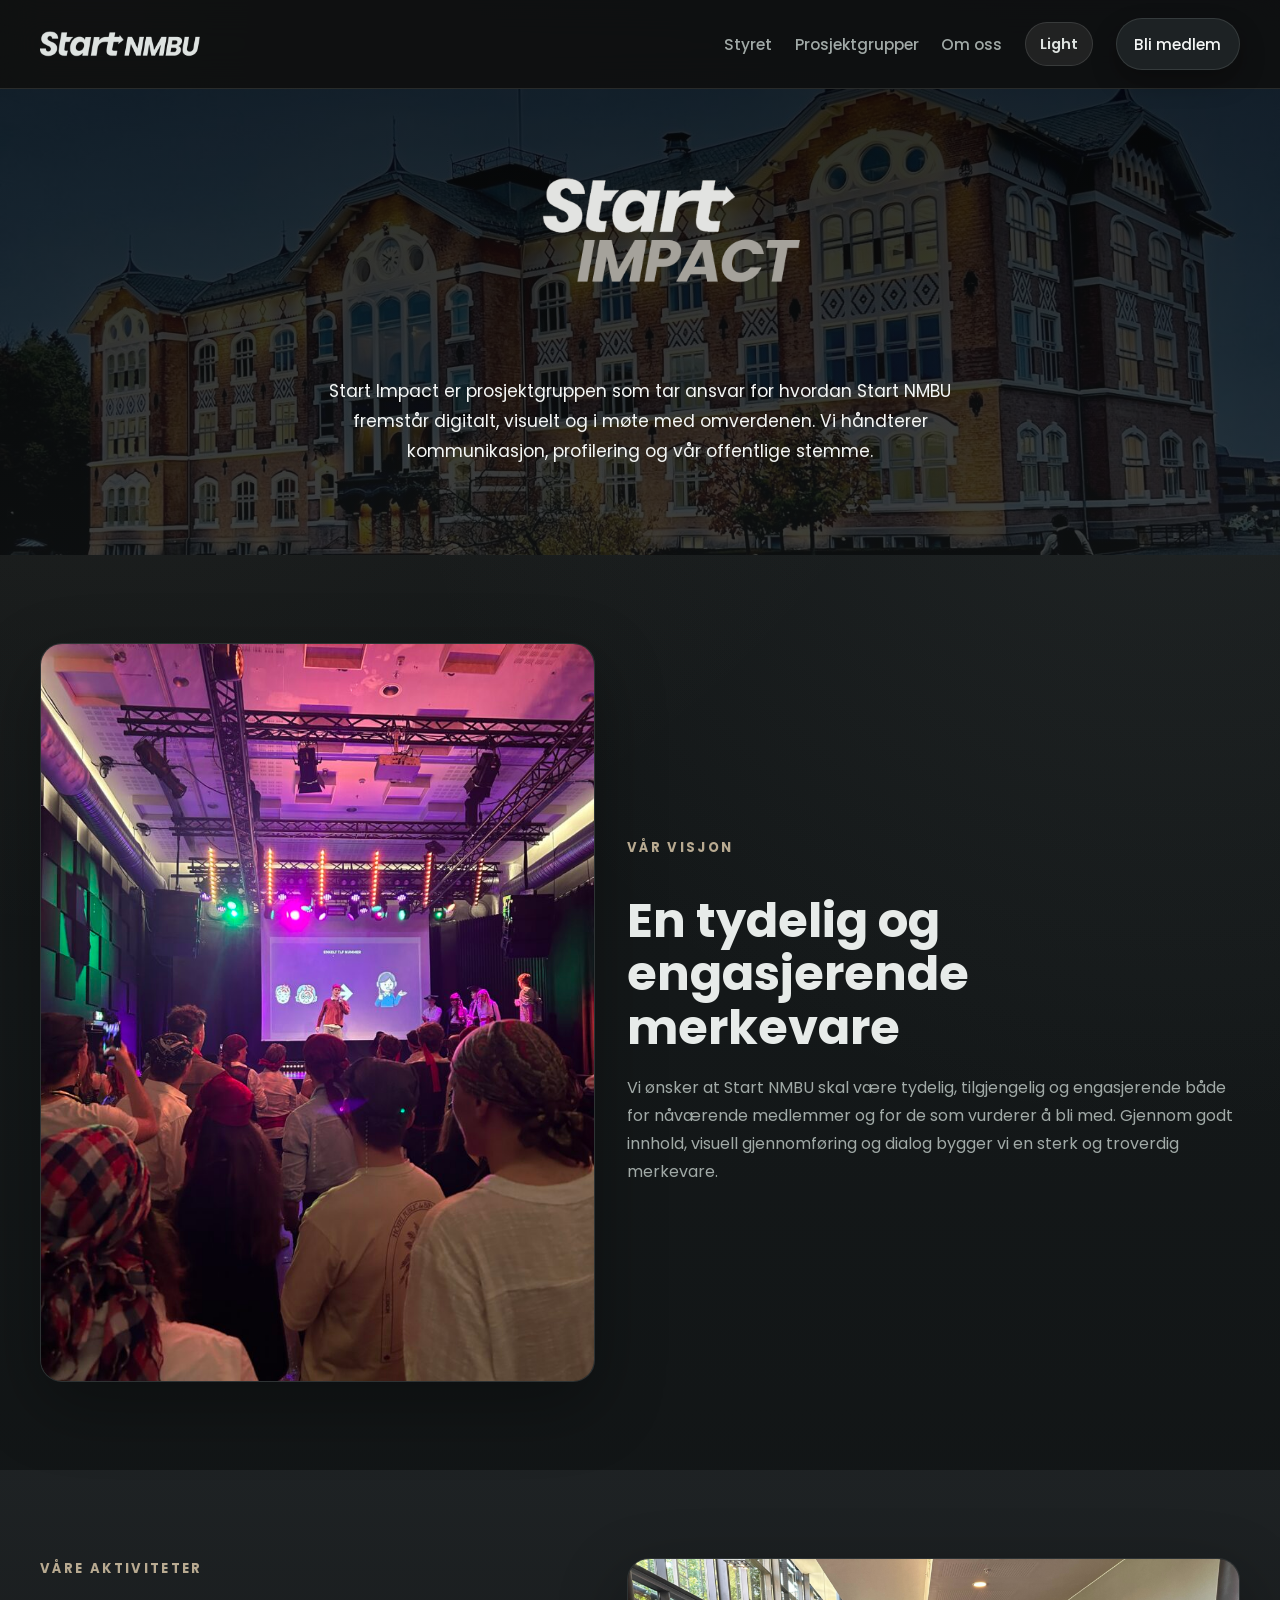
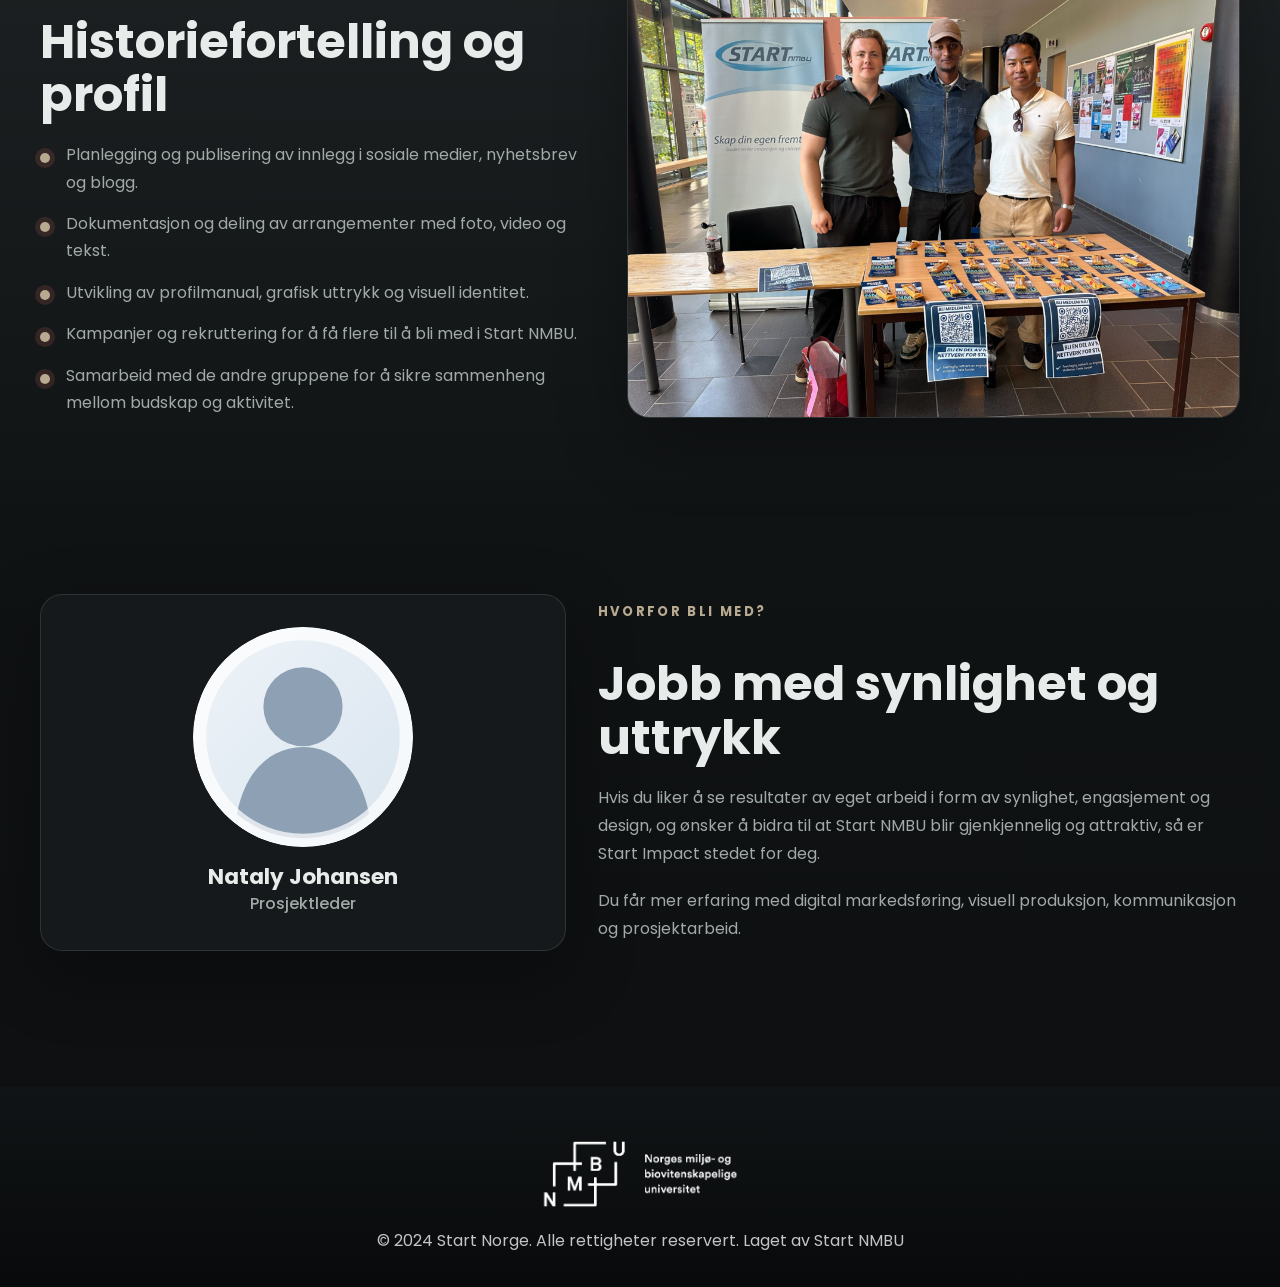
<file: start-impact.html>
<!doctype html>
<html lang="no">
  <head>
    <meta charset="UTF-8" />
    <meta name="viewport" content="width=device-width, initial-scale=1.0" />
    <title>Start Impact | Start NMBU</title>
    <link rel="preconnect" href="https://fonts.googleapis.com" />
    <link rel="preconnect" href="https://fonts.gstatic.com" crossorigin />
    <link
      href="https://fonts.googleapis.com/css2?family=Poppins:wght@400;500;600;700&display=swap"
      rel="stylesheet"
    />
    <link rel="stylesheet" href="./styles.css" />
  </head>
  <body>
    <header class="site-header">
      <div class="container header-inner">
        <a class="brand" href="./index.html" aria-label="Start NMBU">
          <img src="./assets/images/start1-1.png" alt="Start NMBU" />
        </a>
        <button class="menu-toggle" type="button" aria-expanded="false" aria-controls="main-nav">
          Meny
        </button>
        <nav id="main-nav" class="main-nav" aria-label="Hovedmeny">
          <a href="./styret.html">Styret</a>
          <a href="./index.html#prosjektgrupper">Prosjektgrupper</a>
          <a href="./om-oss.html">Om oss</a>
          <button class="theme-toggle" type="button" aria-label="Bytt til light theme">Light</button>
          <a class="nav-cta" href="./bli-medlem.html">Bli medlem</a>
        </nav>
      </div>
    </header>

    <main>
      <section class="section project-hero">
        <div class="container project-hero-shell">
          <div class="project-logo"><img src="./assets/images/impact2.png" alt="Start Impact" /></div>
          <h1></h1>
          <p class="lead">
            Start Impact er prosjektgruppen som tar ansvar for hvordan Start NMBU fremstår digitalt,
            visuelt og i møte med omverdenen. Vi håndterer kommunikasjon, profilering og vår offentlige stemme.
          </p>
        </div>
      </section>

      <section class="section">
        <div class="container project-overview">
          <div class="image-panel">
            <img src="./assets/images/IMG_07681-768x1024.jpeg" alt="Start Impact visuell profil" />
          </div>
          <div class="copy-block">
            <span class="eyebrow">Vår visjon</span>
            <h2>En tydelig og engasjerende merkevare</h2>
            <p>
              Vi ønsker at Start NMBU skal være tydelig, tilgjengelig og engasjerende både for nåværende medlemmer
              og for de som vurderer å bli med. Gjennom godt innhold, visuell gjennomføring og dialog bygger vi en sterk og troverdig merkevare.
            </p>
          </div>
        </div>
      </section>

      <section class="section section-soft">
        <div class="container project-overview">
          <div class="copy-block">
            <span class="eyebrow">Våre aktiviteter</span>
            <h2>Historiefortelling og profil</h2>
            <ul class="activity-list">
              <li>Planlegging og publisering av innlegg i sosiale medier, nyhetsbrev og blogg.</li>
              <li>Dokumentasjon og deling av arrangementer med foto, video og tekst.</li>
              <li>Utvikling av profilmanual, grafisk uttrykk og visuell identitet.</li>
              <li>Kampanjer og rekruttering for å få flere til å bli med i Start NMBU.</li>
              <li>Samarbeid med de andre gruppene for å sikre sammenheng mellom budskap og aktivitet.</li>
            </ul>
          </div>
          <div class="image-panel">
            <img src="./assets/images/IMG_0407-1024x768.png" alt="Arbeid i Start Impact" />
          </div>
        </div>
      </section>

      <section class="section">
        <div class="container project-contact">
          <div class="contact-card">
            <img src="./assets/images/anonymous-profile.svg" alt="Anonym profil" />
            <div>
              <h3>Nataly Johansen</h3>
              <p class="contact-role">Prosjektleder</p>
            </div>
          </div>
          <div class="copy-block">
            <span class="eyebrow">Hvorfor bli med?</span>
            <h2>Jobb med synlighet og uttrykk</h2>
            <p>
              Hvis du liker å se resultater av eget arbeid i form av synlighet, engasjement og design,
              og ønsker å bidra til at Start NMBU blir gjenkjennelig og attraktiv, så er Start Impact stedet for deg.
            </p>
            <p>
              Du får mer erfaring med digital markedsføring, visuell produksjon, kommunikasjon og prosjektarbeid.
            </p>
          </div>
        </div>
      </section>
    </main>

    <footer class="site-footer">
      <div class="container footer-inner">
        <img class="footer-logo" src="./assets/images/nmbu_logo_hvit.png" alt="NMBU" />
        <p>© 2024 Start Norge. Alle rettigheter reservert. Laget av Start NMBU</p>
      </div>
    </footer>
    <script src="./script.js"></script>
  </body>
</html>
</file>
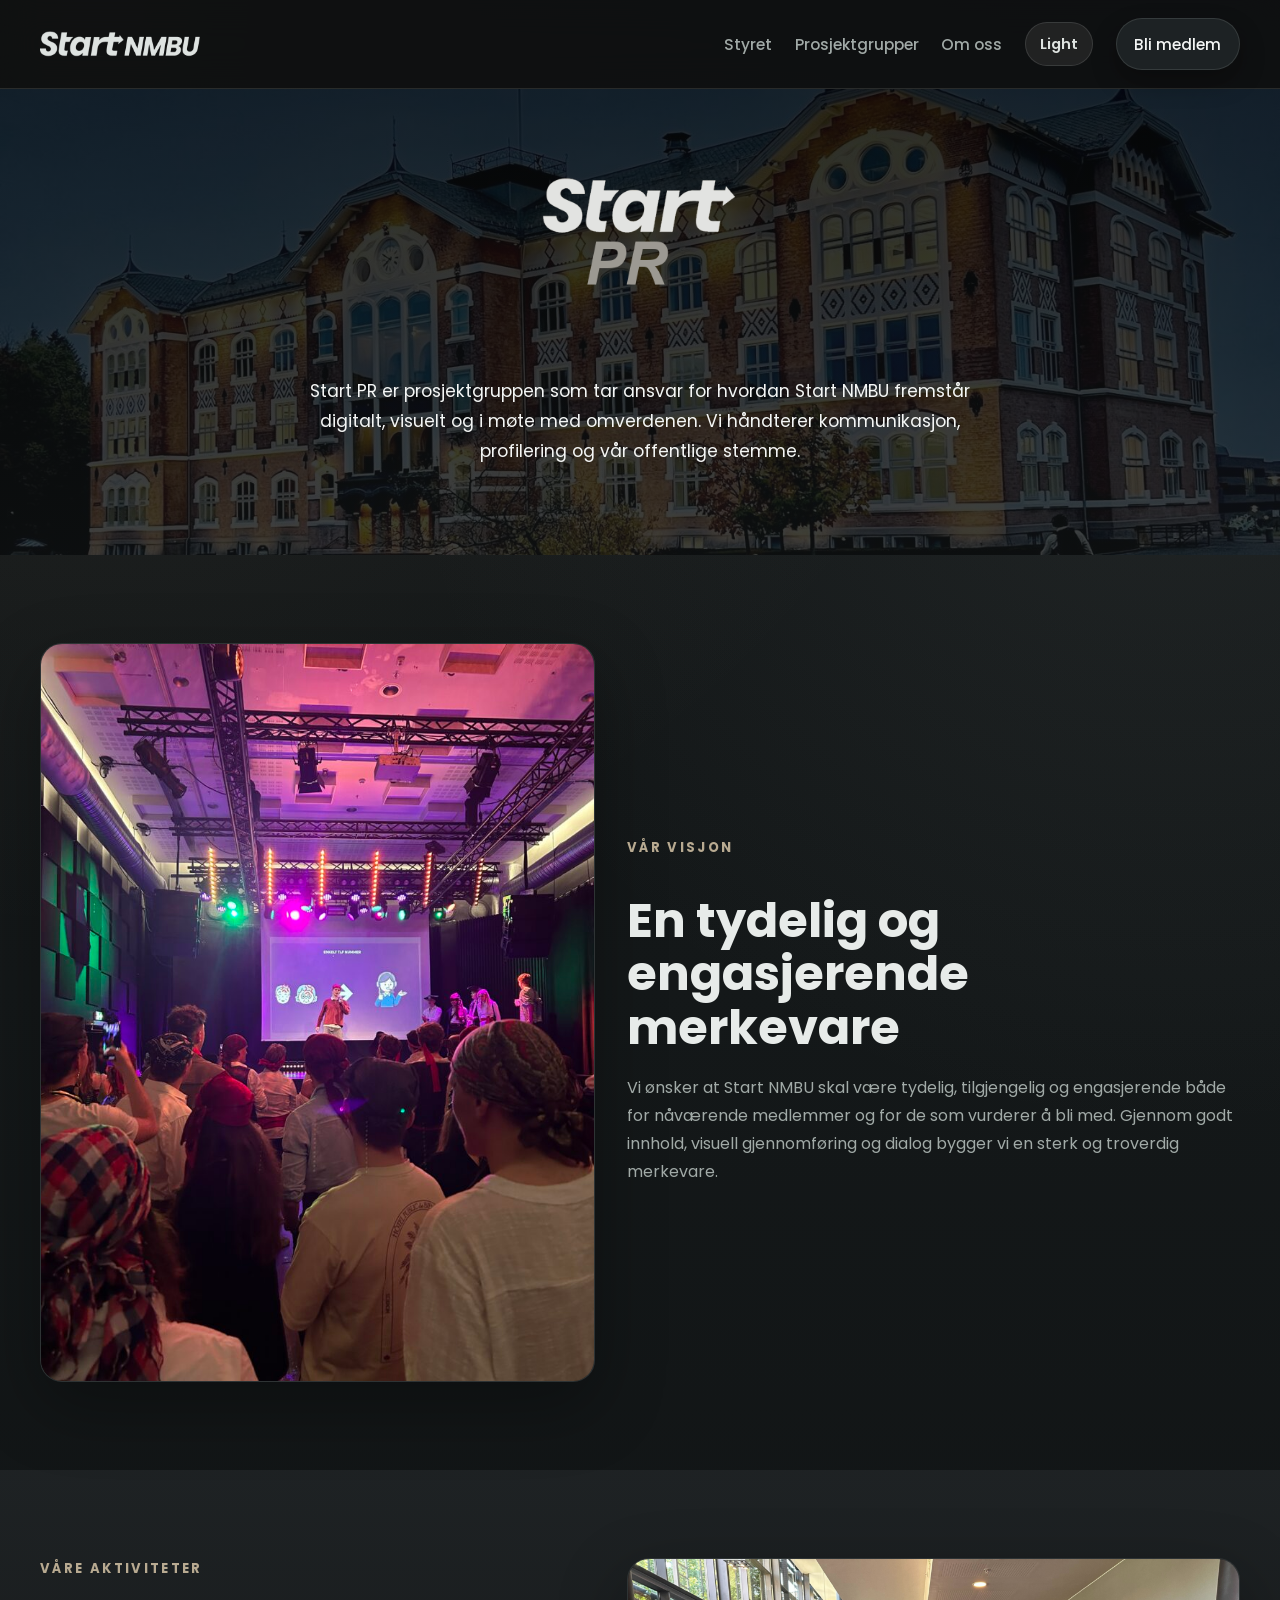
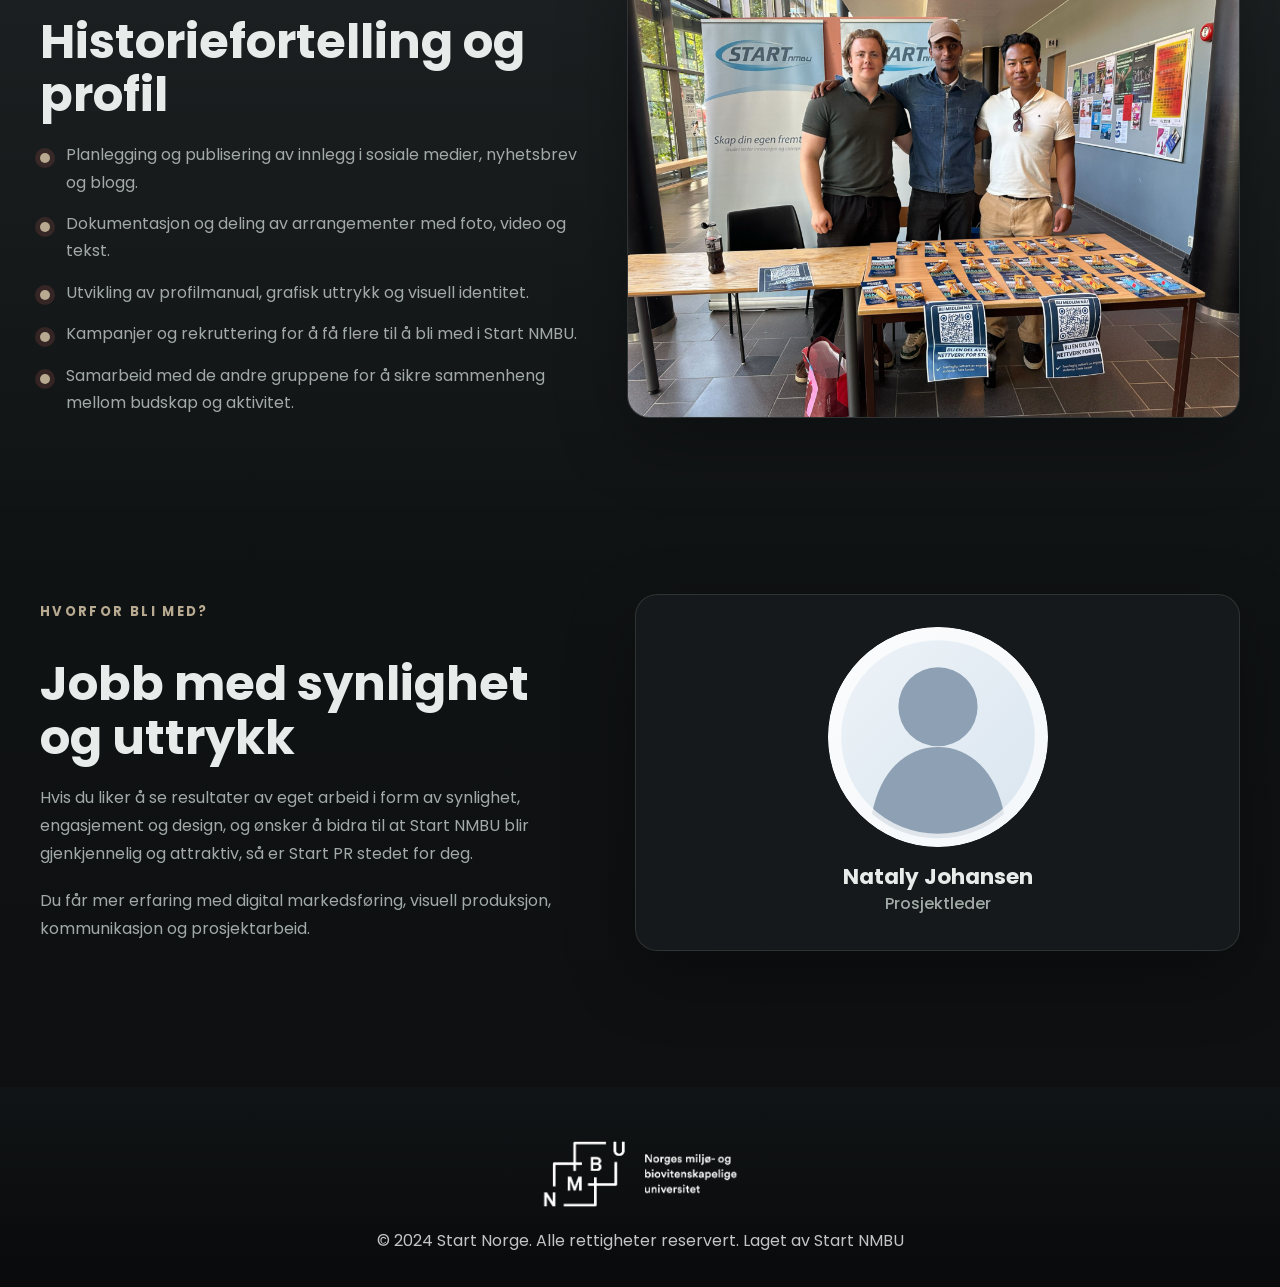
<file: start-pr.html>
<!doctype html>
<html lang="no">
  <head>
    <meta charset="UTF-8" />
    <meta name="viewport" content="width=device-width, initial-scale=1.0" />
    <title>Start PR | Start NMBU</title>
    <link rel="preconnect" href="https://fonts.googleapis.com" />
    <link rel="preconnect" href="https://fonts.gstatic.com" crossorigin />
    <link
      href="https://fonts.googleapis.com/css2?family=Poppins:wght@400;500;600;700&display=swap"
      rel="stylesheet"
    />
    <link rel="stylesheet" href="./styles.css" />
  </head>
  <body>
    <header class="site-header">
      <div class="container header-inner">
        <a class="brand" href="./index.html" aria-label="Start NMBU">
          <img src="./assets/images/start1-1.png" alt="Start NMBU" />
        </a>
        <button class="menu-toggle" type="button" aria-expanded="false" aria-controls="main-nav">
          Meny
        </button>
        <nav id="main-nav" class="main-nav" aria-label="Hovedmeny">
          <a href="./styret.html">Styret</a>
          <a href="./index.html#prosjektgrupper">Prosjektgrupper</a>
          <a href="./om-oss.html">Om oss</a>
          <button class="theme-toggle" type="button" aria-label="Bytt til light theme">Light</button>
          <a class="nav-cta" href="./bli-medlem.html">Bli medlem</a>
        </nav>
      </div>
    </header>

    <main>
      <section class="section project-hero">
        <div class="container project-hero-shell">
          <div class="project-logo"><img src="./assets/images/start-pr-logo.png" alt="Start PR" /></div>
          <h1></h1>
          <p class="lead">
            Start PR er prosjektgruppen som tar ansvar for hvordan Start NMBU fremstår digitalt,
            visuelt og i møte med omverdenen. Vi håndterer kommunikasjon, profilering og vår offentlige stemme.
          </p>
        </div>
      </section>

      <section class="section">
        <div class="container project-overview">
          <div class="image-panel">
            <img src="./assets/images/IMG_07681-768x1024.jpeg" alt="Start PR visuell profil" />
          </div>
          <div class="copy-block">
            <span class="eyebrow">Vår visjon</span>
            <h2>En tydelig og engasjerende merkevare</h2>
            <p>
              Vi ønsker at Start NMBU skal være tydelig, tilgjengelig og engasjerende både for nåværende medlemmer
              og for de som vurderer å bli med. Gjennom godt innhold, visuell gjennomføring og dialog bygger vi en sterk og troverdig merkevare.
            </p>
          </div>
        </div>
      </section>

      <section class="section section-soft">
        <div class="container project-overview">
          <div class="copy-block">
            <span class="eyebrow">Våre aktiviteter</span>
            <h2>Historiefortelling og profil</h2>
            <ul class="activity-list">
              <li>Planlegging og publisering av innlegg i sosiale medier, nyhetsbrev og blogg.</li>
              <li>Dokumentasjon og deling av arrangementer med foto, video og tekst.</li>
              <li>Utvikling av profilmanual, grafisk uttrykk og visuell identitet.</li>
              <li>Kampanjer og rekruttering for å få flere til å bli med i Start NMBU.</li>
              <li>Samarbeid med de andre gruppene for å sikre sammenheng mellom budskap og aktivitet.</li>
            </ul>
          </div>
          <div class="image-panel">
            <img src="./assets/images/IMG_0407-1024x768.png" alt="Arbeid i Start PR" />
          </div>
        </div>
      </section>

      <section class="section">
        <div class="container split-layout reverse">
          <div class="copy-block">
            <span class="eyebrow">Hvorfor bli med?</span>
            <h2>Jobb med synlighet og uttrykk</h2>
            <p>
              Hvis du liker å se resultater av eget arbeid i form av synlighet, engasjement og design,
              og ønsker å bidra til at Start NMBU blir gjenkjennelig og attraktiv, så er Start PR stedet for deg.
            </p>
            <p>
              Du får mer erfaring med digital markedsføring, visuell produksjon, kommunikasjon og prosjektarbeid.
            </p>
          </div>
          <div class="contact-card">
            <img src="./assets/images/anonymous-profile.svg" alt="Anonym profil" />
            <div>
              <h3>Nataly Johansen</h3>
              <p class="contact-role">Prosjektleder</p>
            </div>
          </div>
        </div>
      </section>
    </main>

    <footer class="site-footer">
      <div class="container footer-inner">
        <img class="footer-logo" src="./assets/images/nmbu_logo_hvit.png" alt="NMBU" />
        <p>© 2024 Start Norge. Alle rettigheter reservert. Laget av Start NMBU</p>
      </div>
    </footer>
    <script src="./script.js"></script>
  </body>
</html>
</file>
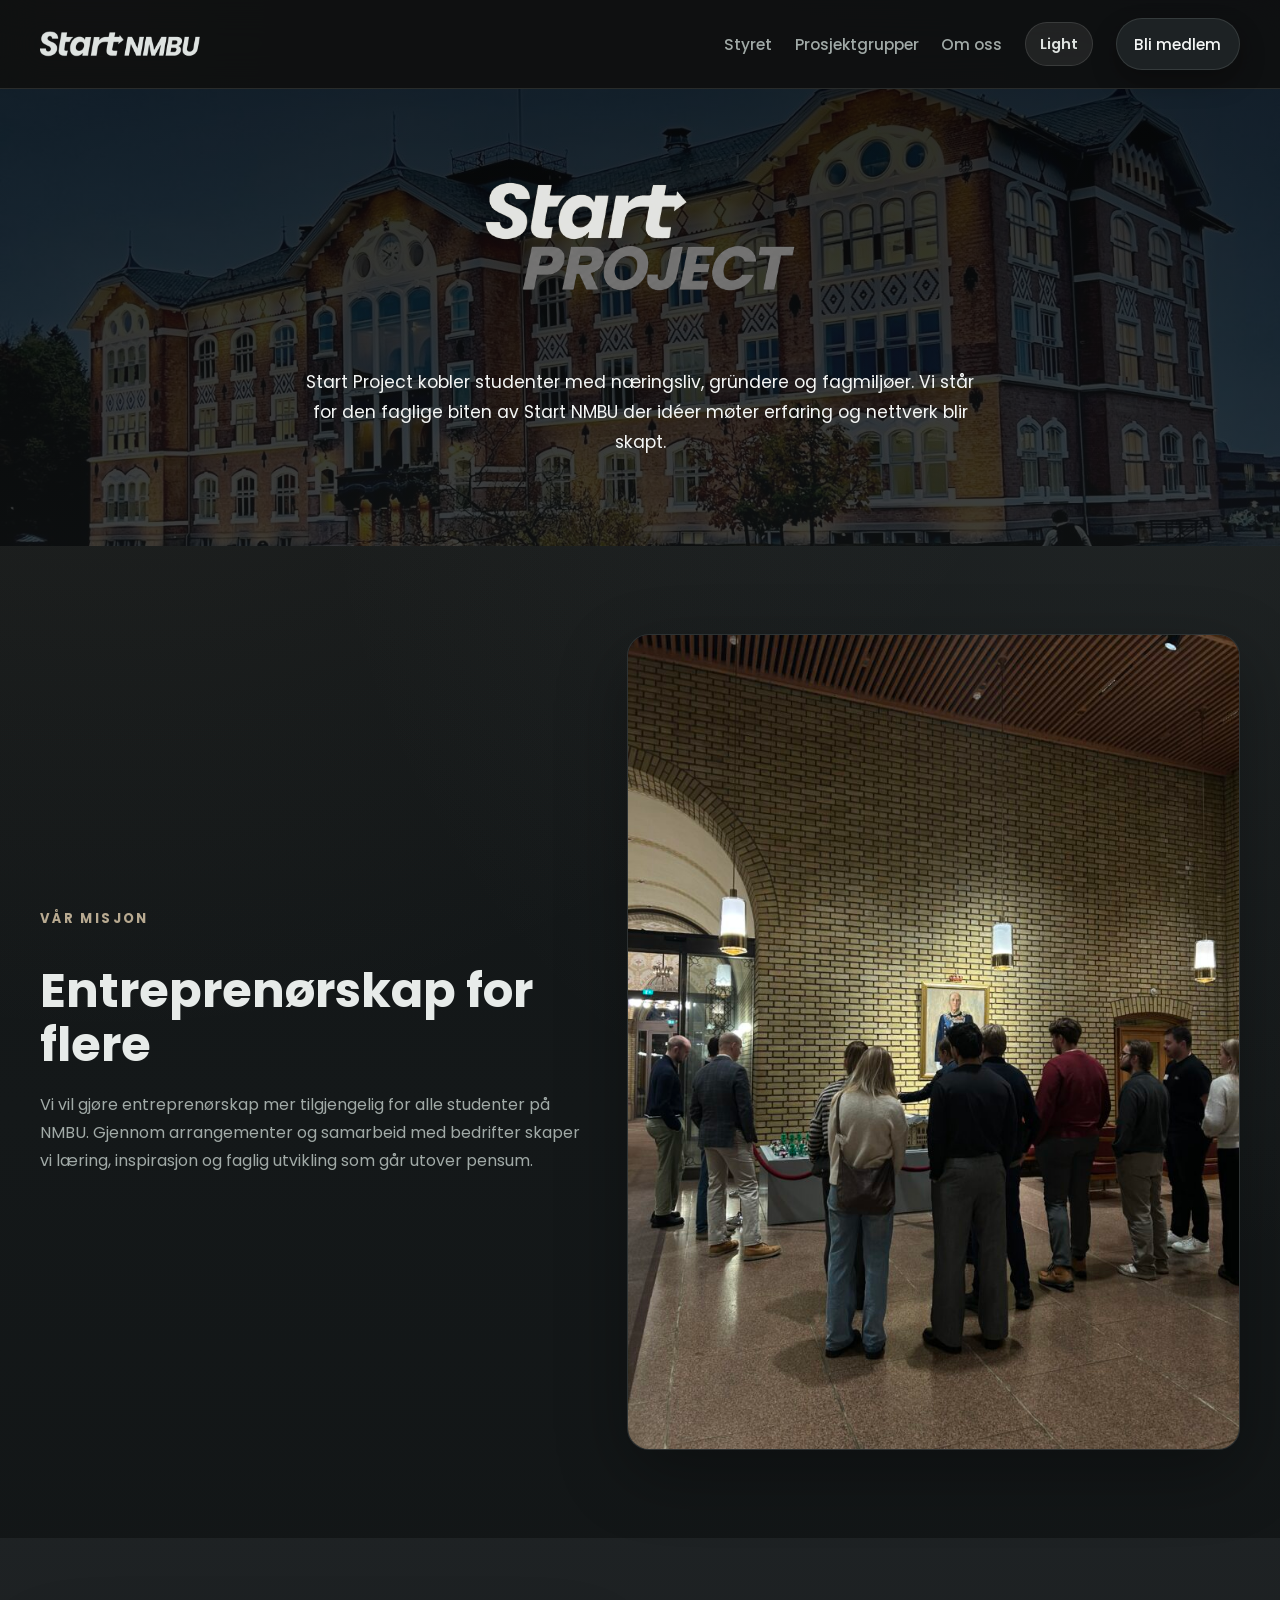
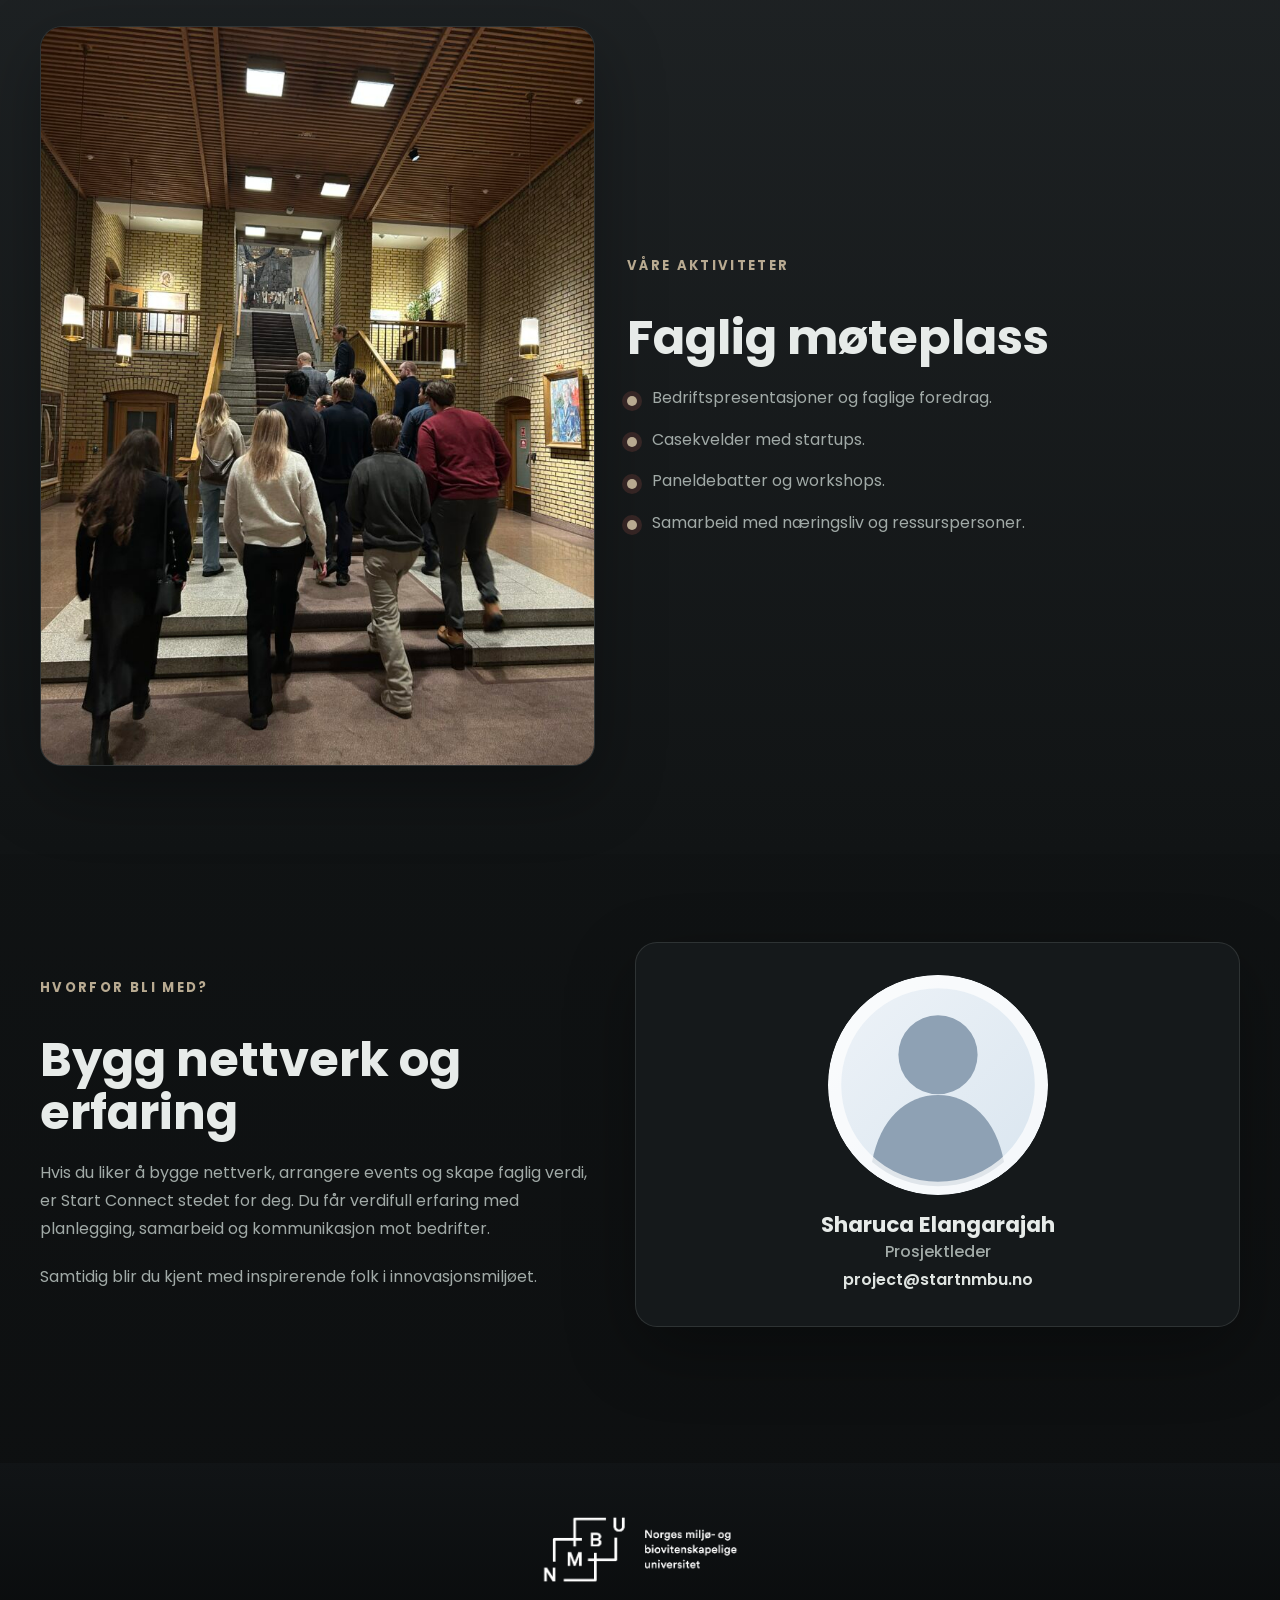
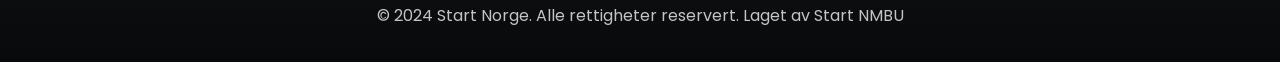
<file: start-project.html>
<!doctype html>
<html lang="no">
  <head>
    <meta charset="UTF-8" />
    <meta name="viewport" content="width=device-width, initial-scale=1.0" />
    <title>Start Project | Start NMBU</title>
    <link rel="preconnect" href="https://fonts.googleapis.com" />
    <link rel="preconnect" href="https://fonts.gstatic.com" crossorigin />
    <link
      href="https://fonts.googleapis.com/css2?family=Poppins:wght@400;500;600;700&display=swap"
      rel="stylesheet"
    />
    <link rel="stylesheet" href="./styles.css" />
  </head>
  <body>
    <header class="site-header">
      <div class="container header-inner">
        <a class="brand" href="./index.html" aria-label="Start NMBU">
          <img src="./assets/images/start1-1.png" alt="Start NMBU" />
        </a>
        <button class="menu-toggle" type="button" aria-expanded="false" aria-controls="main-nav">
          Meny
        </button>
        <nav id="main-nav" class="main-nav" aria-label="Hovedmeny">
          <a href="./styret.html">Styret</a>
          <a href="./index.html#prosjektgrupper">Prosjektgrupper</a>
          <a href="./om-oss.html">Om oss</a>
          <button class="theme-toggle" type="button" aria-label="Bytt til light theme">Light</button>
          <a class="nav-cta" href="./bli-medlem.html">Bli medlem</a>
        </nav>
      </div>
    </header>

    <main>
      <section class="section project-hero">
        <div class="container project-hero-shell">
          <div class="project-logo"><img src="./assets/images/boks4-2-transparent-cropped.png" alt="Start Connect" /></div>
          <h1></h1>
          <p class="lead">
            Start Project kobler studenter med næringsliv, gründere og fagmiljøer.
            Vi står for den faglige biten av Start NMBU der idéer møter erfaring og nettverk blir skapt.
          </p>
        </div>
      </section>

      <section class="section">
        <div class="container project-overview">
          <div class="copy-block">
            <span class="eyebrow">Vår misjon</span>
            <h2>Entreprenørskap for flere</h2>
            <p>
              Vi vil gjøre entreprenørskap mer tilgjengelig for alle studenter på NMBU.
              Gjennom arrangementer og samarbeid med bedrifter skaper vi læring, inspirasjon og faglig utvikling som går utover pensum.
            </p>
          </div>
          <div class="image-panel">
            <img src="./assets/images/IMG_1519-768x1024.jpeg" alt="Start Connect arrangement" />
          </div>
        </div>
      </section>

      <section class="section section-soft">
        <div class="container project-overview">
          <div class="image-panel">
            <img src="./assets/images/IMG_1520-768x1024.jpeg" alt="Nettverk og møter i Start Connect" />
          </div>
          <div class="copy-block">
            <span class="eyebrow">Våre aktiviteter</span>
            <h2>Faglig møteplass</h2>
            <ul class="activity-list">
              <li>Bedriftspresentasjoner og faglige foredrag.</li>
              <li>Casekvelder med startups.</li>
              <li>Paneldebatter og workshops.</li>
              <li>Samarbeid med næringsliv og ressurspersoner.</li>
            </ul>
          </div>
        </div>
      </section>

      <section class="section">
        <div class="container split-layout reverse">
          <div class="copy-block">
            <span class="eyebrow">Hvorfor bli med?</span>
            <h2>Bygg nettverk og erfaring</h2>
            <p>
              Hvis du liker å bygge nettverk, arrangere events og skape faglig verdi, er Start Connect stedet for deg.
              Du får verdifull erfaring med planlegging, samarbeid og kommunikasjon mot bedrifter.
            </p>
            <p>Samtidig blir du kjent med inspirerende folk i innovasjonsmiljøet.</p>
          </div>
          <div class="contact-card">
            <img src="./assets/images/anonymous-profile.svg" alt="Anonym profil" />
            <div>
              <h3>Sharuca Elangarajah</h3>
              <p class="contact-role">Prosjektleder</p>
              <p class="contact-mail">project@startnmbu.no</p>
            </div>
          </div>
        </div>
      </section>
    </main>

    <footer class="site-footer">
      <div class="container footer-inner">
        <img class="footer-logo" src="./assets/images/nmbu_logo_hvit.png" alt="NMBU" />
        <p>© 2024 Start Norge. Alle rettigheter reservert. Laget av Start NMBU</p>
      </div>
    </footer>
    <script src="./script.js"></script>
  </body>
</html>
</file>
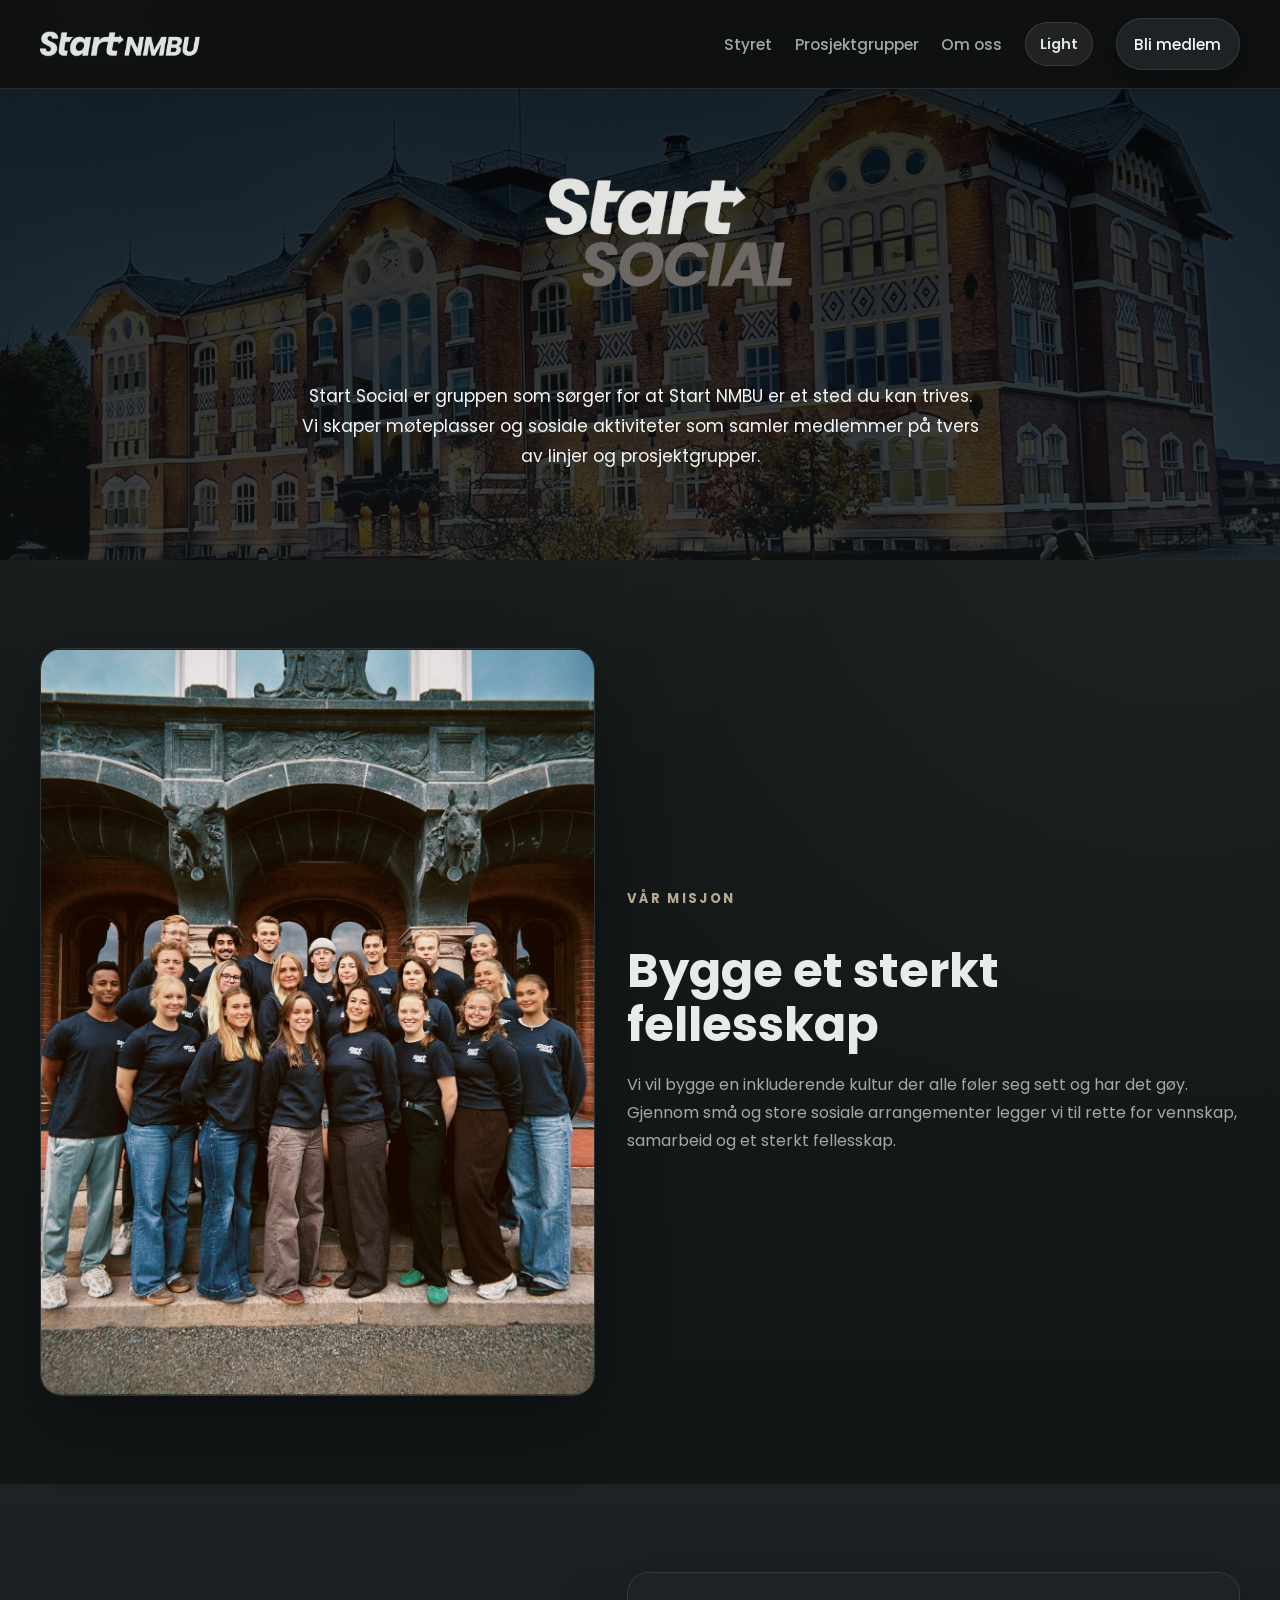
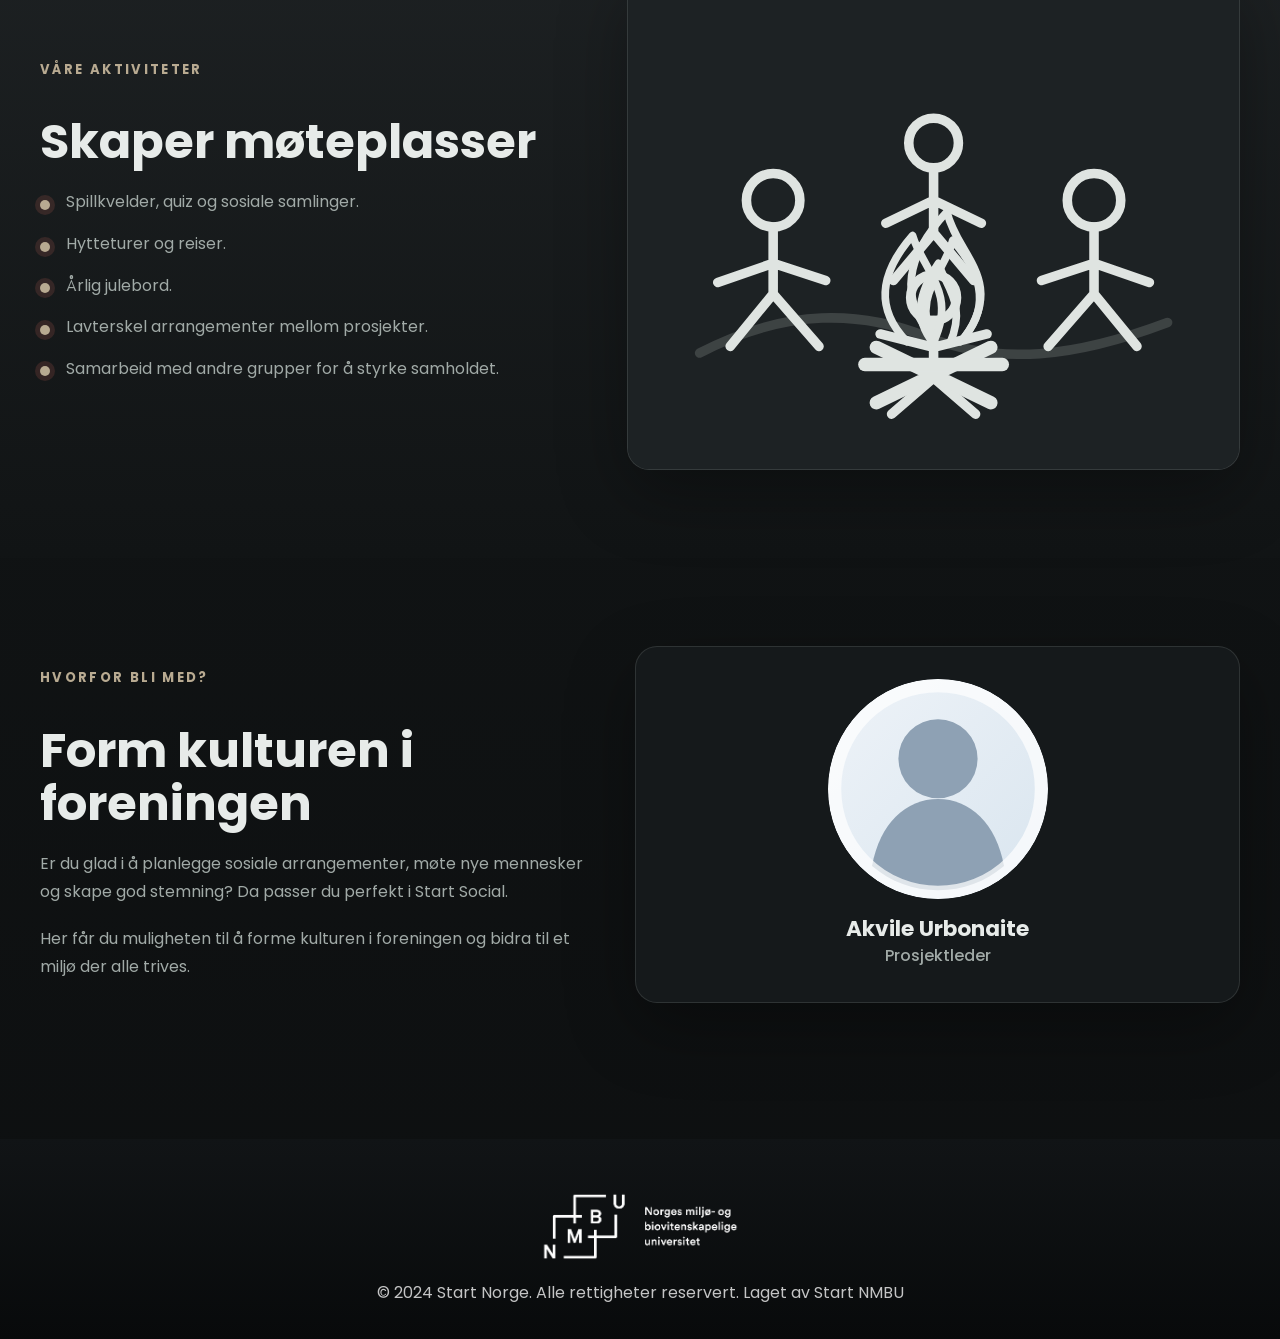
<file: start-social.html>
<!doctype html>
<html lang="no">
  <head>
    <meta charset="UTF-8" />
    <meta name="viewport" content="width=device-width, initial-scale=1.0" />
    <title>Start Social | Start NMBU</title>
    <link rel="preconnect" href="https://fonts.googleapis.com" />
    <link rel="preconnect" href="https://fonts.gstatic.com" crossorigin />
    <link
      href="https://fonts.googleapis.com/css2?family=Poppins:wght@400;500;600;700&display=swap"
      rel="stylesheet"
    />
    <link rel="stylesheet" href="./styles.css" />
  </head>
  <body>
    <header class="site-header">
      <div class="container header-inner">
        <a class="brand" href="./index.html" aria-label="Start NMBU">
          <img src="./assets/images/start1-1.png" alt="Start NMBU" />
        </a>
        <button class="menu-toggle" type="button" aria-expanded="false" aria-controls="main-nav">
          Meny
        </button>
        <nav id="main-nav" class="main-nav" aria-label="Hovedmeny">
          <a href="./styret.html">Styret</a>
          <a href="./index.html#prosjektgrupper">Prosjektgrupper</a>
          <a href="./om-oss.html">Om oss</a>
          <button class="theme-toggle" type="button" aria-label="Bytt til light theme">Light</button>
          <a class="nav-cta" href="./bli-medlem.html">Bli medlem</a>
        </nav>
      </div>
    </header>

    <main>
      <section class="section project-hero">
        <div class="container project-hero-shell">
          <div class="project-logo"><img src="./assets/images/social2.png" alt="Start Social" /></div>
          <h1></h1>
          <p class="lead">
            Start Social er gruppen som sørger for at Start NMBU er et sted du kan trives.
            Vi skaper møteplasser og sosiale aktiviteter som samler medlemmer på tvers av linjer og prosjektgrupper.
          </p>
        </div>
      </section>

      <section class="section">
        <div class="container project-overview">
          <div class="image-panel">
            <img src="./assets/images/Nytt_forsidebilde.jpg" alt="Start Social miljø" />
          </div>
          <div class="copy-block">
            <span class="eyebrow">Vår misjon</span>
            <h2>Bygge et sterkt fellesskap</h2>
            <p>
              Vi vil bygge en inkluderende kultur der alle føler seg sett og har det gøy.
              Gjennom små og store sosiale arrangementer legger vi til rette for vennskap, samarbeid og et sterkt fellesskap.
            </p>
          </div>
        </div>
      </section>

      <section class="section section-soft">
        <div class="container project-overview">
          <div class="copy-block">
            <span class="eyebrow">Våre aktiviteter</span>
            <h2>Skaper møteplasser</h2>
            <ul class="activity-list">
              <li>Spillkvelder, quiz og sosiale samlinger.</li>
              <li>Hytteturer og reiser.</li>
              <li>Årlig julebord.</li>
              <li>Lavterskel arrangementer mellom prosjekter.</li>
              <li>Samarbeid med andre grupper for å styrke samholdet.</li>
            </ul>
          </div>
          <div class="image-panel campfire-panel" aria-label="Strekmennesker rundt et bål">
            <svg class="campfire-scene" viewBox="0 0 640 520" role="img" aria-labelledby="campfire-title">
              <title id="campfire-title">Strekmennesker som sitter rundt et bål</title>
              <rect class="campfire-bg" width="640" height="520" />
              <path class="campfire-ground" d="M75 398c92-48 170-44 238-17 77 30 154 22 252-15" />
              <g class="campfire-person person-left">
                <circle cx="152" cy="238" r="28" />
                <path d="M152 266v70M152 304l-58 20M152 304l55 18M152 336l-45 55M152 336l48 55" />
              </g>
              <g class="campfire-person person-right">
                <circle cx="488" cy="238" r="28" />
                <path d="M488 266v70M488 304l58 20M488 304l-55 18M488 336l45 55M488 336l-48 55" />
              </g>
              <g class="campfire-person person-back">
                <circle cx="320" cy="178" r="26" />
                <path d="M320 204v68M320 238l-50 24M320 238l50 24M320 272l-42 50M320 272l42 50" />
              </g>
              <g class="campfire-person person-front">
                <circle cx="320" cy="340" r="24" />
                <path d="M320 364v60M320 392l-56-14M320 392l56-14M320 424l-44 38M320 424l44 38" />
              </g>
              <g class="campfire-logs">
                <path d="M260 392l120 58M380 392l-120 58" />
                <path d="M248 410h144" />
              </g>
              <g class="campfire-flames">
                <path class="flame flame-large" d="M320 382c-38-42-28-87 14-132 10 45 62 72 18 132" />
                <path class="flame flame-left" d="M292 386c-34-35-28-72 6-111 10 35 47 59 22 111" />
                <path class="flame flame-right" d="M348 386c32-34 24-70-8-106-8 33-44 58-20 106" />
                <path class="flame flame-core" d="M320 388c-22-27-15-54 5-84 8 25 30 43 12 84" />
              </g>
            </svg>
          </div>
        </div>
      </section>

      <section class="section">
        <div class="container split-layout reverse">
          <div class="copy-block">
            <span class="eyebrow">Hvorfor bli med?</span>
            <h2>Form kulturen i foreningen</h2>
            <p>
              Er du glad i å planlegge sosiale arrangementer, møte nye mennesker og skape god stemning?
              Da passer du perfekt i Start Social.
            </p>
            <p>
              Her får du muligheten til å forme kulturen i foreningen og bidra til et miljø der alle trives.
            </p>
          </div>
          <div class="contact-card">
            <img src="./assets/images/anonymous-profile.svg" alt="Anonym profil" />
            <div>
              <h3>Akvile Urbonaite</h3>
              <p class="contact-role">Prosjektleder</p>
            </div>
          </div>
        </div>
      </section>
    </main>

    <footer class="site-footer">
      <div class="container footer-inner">
        <img class="footer-logo" src="./assets/images/nmbu_logo_hvit.png" alt="NMBU" />
        <p>© 2024 Start Norge. Alle rettigheter reservert. Laget av Start NMBU</p>
      </div>
    </footer>
    <script src="./script.js"></script>
  </body>
</html>
</file>
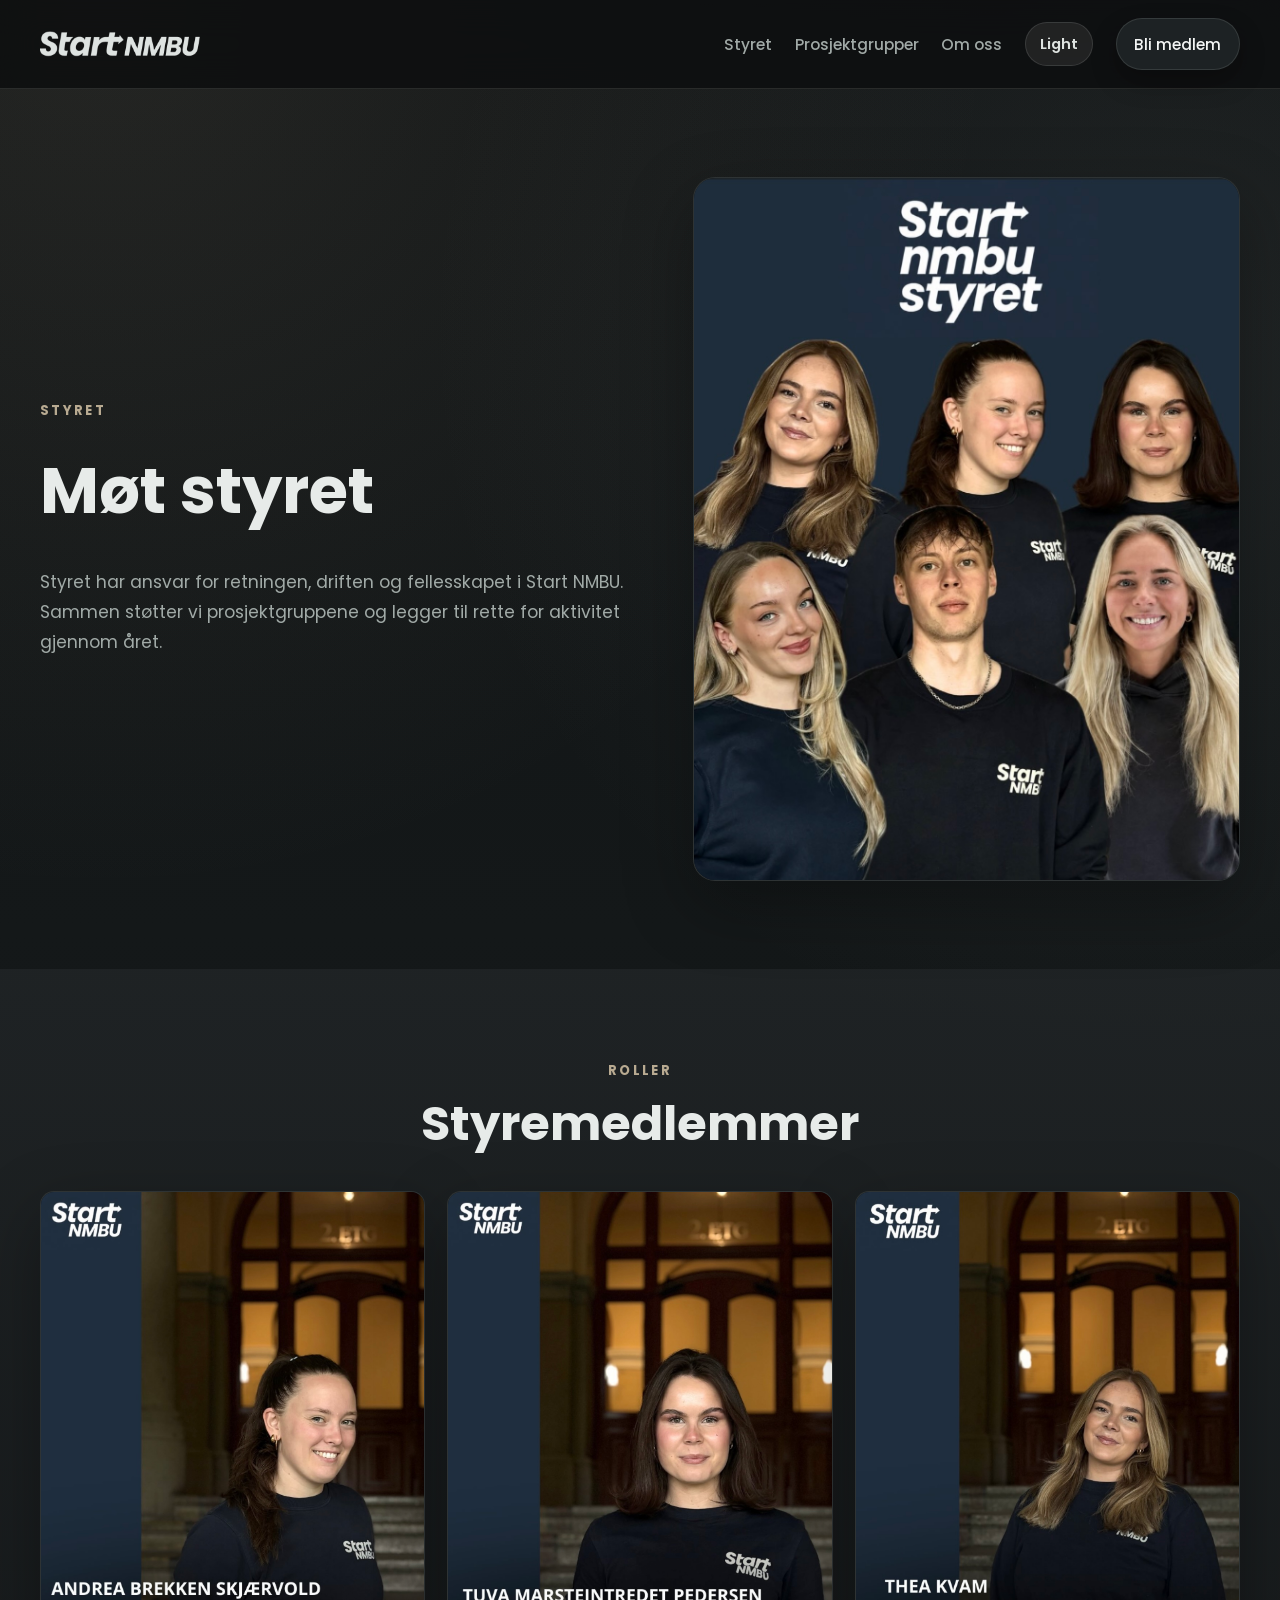
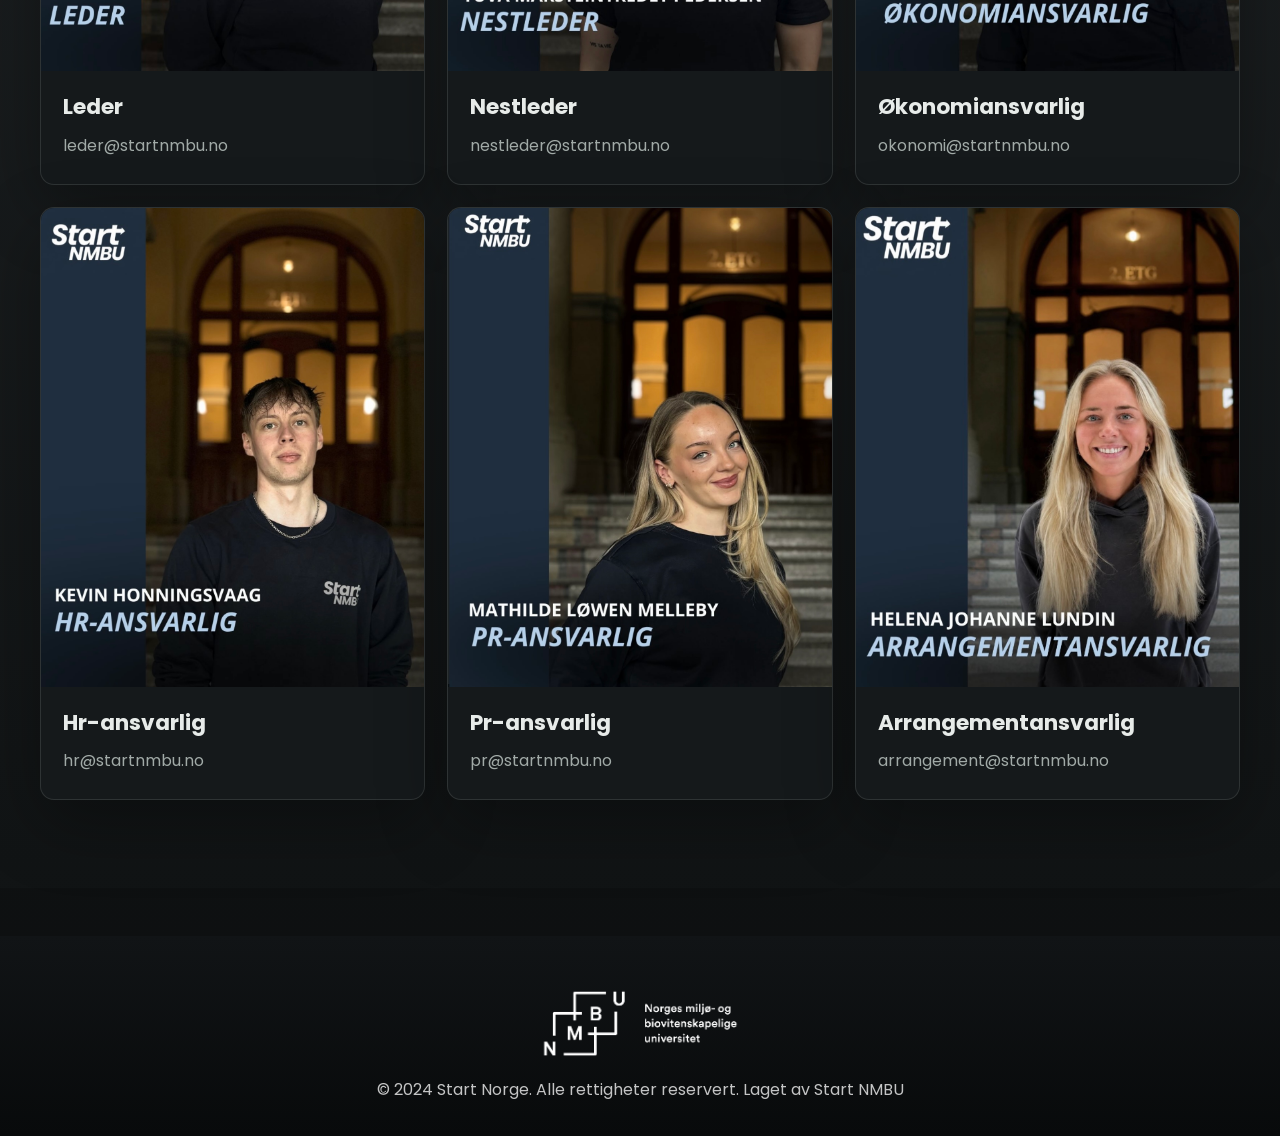
<file: styret.html>
<!doctype html>
<html lang="no">
  <head>
    <meta charset="UTF-8" />
    <meta name="viewport" content="width=device-width, initial-scale=1.0" />
    <title>Styret | Start NMBU</title>
    <meta
      name="description"
      content="Oversikt over styret i Start NMBU."
    />
    <link rel="preconnect" href="https://fonts.googleapis.com" />
    <link rel="preconnect" href="https://fonts.gstatic.com" crossorigin />
    <link
      href="https://fonts.googleapis.com/css2?family=Poppins:wght@400;500;600;700&display=swap"
      rel="stylesheet"
    />
    <link rel="stylesheet" href="./styles.css" />
  </head>
  <body>
    <header class="site-header">
      <div class="container header-inner">
        <a class="brand" href="./index.html" aria-label="Start NMBU">
          <img src="./assets/images/start1-1.png" alt="Start NMBU" />
        </a>
        <button class="menu-toggle" type="button" aria-expanded="false" aria-controls="main-nav">
          Meny
        </button>
        <nav id="main-nav" class="main-nav" aria-label="Hovedmeny">
          <a href="./styret.html">Styret</a>
          <a href="./index.html#prosjektgrupper">Prosjektgrupper</a>
          <a href="./om-oss.html">Om oss</a>
          <button class="theme-toggle" type="button" aria-label="Bytt til light theme">Light</button>
          <a class="nav-cta" href="./bli-medlem.html">Bli medlem</a>
        </nav>
      </div>
    </header>

    <main>
      <section class="section board-hero">
        <div class="container split-layout">
          <div class="copy-block">
            <span class="eyebrow">Styret</span>
            <h1>Møt styret</h1>
            <p class="lead">
              Styret har ansvar for retningen, driften og fellesskapet i Start NMBU.
              Sammen støtter vi prosjektgruppene og legger til rette for aktivitet gjennom året.
            </p>
          </div>
          <div class="image-panel">
            <img src="./assets/images/Styret/Styret.jpg" alt="Styret i Start NMBU" />
          </div>
        </div>
      </section>

      <section class="section section-soft">
        <div class="container">
          <div class="section-heading center">
            <span class="eyebrow">Roller</span>
            <h2>Styremedlemmer</h2>
          </div>

          <div class="board-grid">
            <article class="board-card">
              <img src="./assets/images/Styret/Leder.jpg" alt="Leder" />
              <div class="card-body">
                <h3>Leder</h3>
                <p>leder@startnmbu.no</p>
              </div>
            </article>

            <article class="board-card">
              <img src="./assets/images/Styret/Nestleder.jpg" alt="Nestleder" />
              <div class="card-body">
                <h3>Nestleder</h3>
                <p>nestleder@startnmbu.no</p>
              </div>
            </article>

            <article class="board-card">
              <img src="./assets/images/Styret/Økonomi.jpg" alt="Økonomiansvarlig" />
              <div class="card-body">
                <h3>Økonomiansvarlig</h3>
                <p>okonomi@startnmbu.no</p>
              </div>
            </article>

            <article class="board-card">
              <img src="./assets/images/Styret/HR.jpg" alt="HR-ansvarlig" />
              <div class="card-body">
                <h3>Hr-ansvarlig</h3>
                <p>hr@startnmbu.no</p>
              </div>
            </article>

            <article class="board-card">
              <img src="./assets/images/Styret/PR.jpg" alt="PR-ansvarlig" />
              <div class="card-body">
                <h3>Pr-ansvarlig</h3>
                <p>pr@startnmbu.no</p>
              </div>
            </article>

            <article class="board-card">
              <img src="./assets/images/Styret/Arrangement.jpg" alt="Arrangementsansvarlig" />
              <div class="card-body">
                <h3>Arrangementansvarlig</h3>
                <p>arrangement@startnmbu.no</p>
              </div>
            </article>
          </div>
        </div>
      </section>
    </main>

    <footer class="site-footer">
      <div class="container footer-inner">
        <img class="footer-logo" src="./assets/images/nmbu_logo_hvit.png" alt="NMBU" />
        <p>© 2024 Start Norge. Alle rettigheter reservert. Laget av Start NMBU</p>
      </div>
    </footer>
    <script src="./script.js"></script>
  </body>
</html>
</file>
<file: styles.css>
:root {
  --navy: #dfe4e1;
  --navy-deep: #080a0b;
  --yellow: #b8aa91;
  --yellow-soft: #d8d0bf;
  --sand: #171a1c;
  --mist: #202426;
  --text: #e7ebe9;
  --muted: #a1aaa7;
  --white: #f4f6f5;
  --coral: #b8aa91;
  --sage: #8f9895;
  --surface: #15191b;
  --surface-soft: #1d2224;
  --border: rgba(228, 232, 230, 0.12);
  --shadow: 0 24px 70px rgba(0, 0, 0, 0.32);
  --body-bg:
    radial-gradient(circle at 8% 0%, rgba(184, 170, 145, 0.12), transparent 30%),
    radial-gradient(circle at 92% 12%, rgba(143, 152, 149, 0.12), transparent 28%),
    linear-gradient(180deg, #101314 0%, #141819 34%, #0d0f10 100%);
  --section-soft-bg: linear-gradient(180deg, rgba(32, 36, 38, 0.86), rgba(17, 20, 21, 0.94));
  --section-accent-bg:
    radial-gradient(circle at right top, rgba(184, 170, 145, 0.12), transparent 24%),
    radial-gradient(circle at left bottom, rgba(143, 152, 149, 0.12), transparent 28%),
    var(--sand);
  --header-bg: rgba(13, 15, 16, 0.86);
  --brand-filter: brightness(0) invert(92%) sepia(4%) saturate(136%) hue-rotate(102deg)
    brightness(99%) contrast(92%);
  --hero-overlay:
    linear-gradient(90deg, rgba(5, 7, 8, 0.9), rgba(15, 18, 19, 0.64)),
    radial-gradient(circle at 18% 24%, rgba(184, 170, 145, 0.14), transparent 32%);
  --about-overlay: linear-gradient(rgba(5, 7, 8, 0.88), rgba(15, 18, 19, 0.78));
  --project-overlay: linear-gradient(rgba(5, 7, 8, 0.84), rgba(15, 18, 19, 0.8));
  --recruit-overlay: linear-gradient(rgba(5, 7, 8, 0.86), rgba(15, 18, 19, 0.78));
  --subtle-surface: rgba(244, 246, 245, 0.06);
  --subtle-surface-strong: rgba(244, 246, 245, 0.08);
  --glass-border: rgba(244, 246, 245, 0.16);
  --radius: 14px;
  --radius-lg: 22px;
  --container: 1200px;
}

body[data-theme="light"] {
  --navy: #123c3a;
  --navy-deep: #082625;
  --yellow: #f2a541;
  --yellow-soft: #ffe0ad;
  --sand: #f3efe3;
  --mist: #e7f2ef;
  --text: #18302f;
  --muted: #647774;
  --white: #ffffff;
  --coral: #123c3a;
  --sage: #9fba9b;
  --surface: #ffffff;
  --surface-soft: #f7f4ea;
  --border: rgba(18, 60, 58, 0.13);
  --shadow: 0 24px 70px rgba(8, 38, 37, 0.12);
  --body-bg:
    radial-gradient(circle at 8% 0%, rgba(18, 60, 58, 0.16), transparent 30%),
    radial-gradient(circle at 92% 12%, rgba(159, 186, 155, 0.22), transparent 28%),
    linear-gradient(180deg, #fbfaf5 0%, #ffffff 24%, #eef5f2 100%);
  --section-soft-bg: linear-gradient(180deg, rgba(231, 242, 239, 0.9), rgba(255, 255, 255, 0.82));
  --section-accent-bg:
    radial-gradient(circle at right top, rgba(18, 60, 58, 0.16), transparent 24%),
    radial-gradient(circle at left bottom, rgba(159, 186, 155, 0.22), transparent 28%),
    var(--sand);
  --header-bg: rgba(251, 250, 245, 0.9);
  --brand-filter: brightness(0) saturate(100%) invert(19%) sepia(23%) saturate(1371%)
    hue-rotate(128deg) brightness(92%) contrast(92%);
  --hero-overlay:
    linear-gradient(90deg, rgba(8, 38, 37, 0.9), rgba(8, 38, 37, 0.58)),
    radial-gradient(circle at 18% 24%, rgba(18, 60, 58, 0.18), transparent 32%);
  --about-overlay: linear-gradient(rgba(8, 38, 37, 0.86), rgba(18, 60, 58, 0.78));
  --project-overlay: linear-gradient(rgba(8, 38, 37, 0.84), rgba(18, 60, 58, 0.82));
  --recruit-overlay: linear-gradient(rgba(8, 38, 37, 0.86), rgba(18, 60, 58, 0.78));
  --subtle-surface: rgba(255, 255, 255, 0.1);
  --subtle-surface-strong: rgba(251, 250, 245, 0.12);
  --glass-border: rgba(255, 255, 255, 0.2);
}

*,
*::before,
*::after {
  box-sizing: border-box;
}

html {
  scroll-behavior: smooth;
}

body {
  margin: 0;
  font-family: "Poppins", sans-serif;
  color: var(--text);
  background: var(--body-bg);
}

img {
  display: block;
  width: 100%;
}

a {
  color: inherit;
  text-decoration: none;
}

.container {
  width: min(calc(100% - 2rem), var(--container));
  margin: 0 auto;
}

.section {
  padding: 5.5rem 0;
}

.section-soft {
  background: var(--section-soft-bg);
}

.section-accent {
  background: var(--section-accent-bg);
}

.site-header {
  position: sticky;
  top: 0;
  z-index: 20;
  backdrop-filter: blur(18px);
  background: var(--header-bg);
  border-bottom: 1px solid var(--border);
}

.header-inner {
  display: flex;
  align-items: center;
  justify-content: space-between;
  gap: 1rem;
  min-height: 88px;
}

.brand img {
  width: 160px;
  height: auto;
  filter: var(--brand-filter);
}

.main-nav {
  display: flex;
  align-items: center;
  gap: 1.4rem;
  font-size: 0.96rem;
  font-weight: 500;
}

.main-nav a {
  color: var(--muted);
}

.theme-toggle {
  display: inline-flex;
  align-items: center;
  justify-content: center;
  min-height: 40px;
  padding: 0.65rem 0.9rem;
  border: 1px solid var(--border);
  border-radius: 999px;
  background: var(--subtle-surface-strong);
  color: var(--navy);
  cursor: pointer;
  font: inherit;
  font-size: 0.9rem;
  font-weight: 600;
  transition: background-color 0.2s ease, color 0.2s ease, transform 0.2s ease;
}

.theme-toggle:hover,
.theme-toggle:focus-visible {
  transform: translateY(-1px);
  background: var(--surface-soft);
}

.main-nav a:hover,
.main-nav a:focus-visible {
  color: var(--coral);
}

.nav-cta {
  padding: 0.85rem 1.1rem;
  border-radius: 999px;
  background: var(--surface-soft);
  color: var(--white) !important;
  box-shadow: 0 12px 26px rgba(0, 0, 0, 0.26);
  border: 1px solid var(--border);
}

body[data-theme="light"] .nav-cta {
  background: var(--navy);
}

.menu-toggle {
  display: none;
  border: 0;
  border-radius: 999px;
  background: var(--surface-soft);
  color: var(--white);
  padding: 0.8rem 1rem;
  font: inherit;
}

body[data-theme="light"] .menu-toggle {
  background: var(--coral);
  color: var(--white);
}

.hero {
  position: relative;
  padding-top: 4.5rem;
  padding-bottom: 4.5rem;
  overflow: hidden;
  background-image: url("./assets/images/Urbygget.jpg");
  background-repeat: no-repeat;
  background-position: 62% 45%;
  background-size: cover;
}

.hero::before {
  content: "";
  position: absolute;
  inset: 0;
  background: var(--hero-overlay);
}

.hero > .container {
  position: relative;
  z-index: 1;
}

.hero-grid,
.split-layout {
  display: grid;
  grid-template-columns: 1.05fr 0.95fr;
  gap: 3rem;
  align-items: center;
}

.split-layout.reverse {
  grid-template-columns: 0.95fr 1.05fr;
}

.eyebrow {
  display: inline-block;
  margin-bottom: 1rem;
  color: var(--coral);
  font-size: 0.82rem;
  font-weight: 700;
  letter-spacing: 0.18em;
  text-transform: uppercase;
}

.hero .eyebrow,
.hero h1,
.hero .lead {
  color: var(--white);
}

h1,
h2,
h3,
p {
  margin: 0;
}

h1 {
  font-size: clamp(2.5rem, 5vw, 4.4rem);
  line-height: 1.08;
  max-width: 12ch;
}

h2 {
  font-size: clamp(2rem, 4vw, 3rem);
  line-height: 1.12;
}

h3 {
  font-size: 1.35rem;
  line-height: 1.25;
}

p {
  color: var(--muted);
  line-height: 1.75;
}

.lead {
  margin-top: 1.4rem;
  max-width: 62ch;
  font-size: 1.08rem;
}

.hero-actions {
  display: flex;
  flex-wrap: wrap;
  gap: 1rem;
  margin-top: 2rem;
}

.button {
  display: inline-flex;
  align-items: center;
  justify-content: center;
  min-height: 52px;
  padding: 0.95rem 1.35rem;
  border-radius: 999px;
  font-weight: 600;
  transition: transform 0.2s ease, box-shadow 0.2s ease, background-color 0.2s ease, color 0.2s ease;
}

.button:hover,
.button:focus-visible {
  transform: translateY(-2px);
}

.button-primary {
  background: var(--coral);
  color: #ffffff;
  box-shadow: 0 16px 34px rgba(0, 0, 0, 0.28);
}

.button-secondary {
  background: rgba(244, 246, 245, 0.08);
  color: var(--navy);
  border: 1px solid var(--border);
}

body[data-theme="light"] .button-secondary {
  background: rgba(255, 255, 255, 0.9);
}

.button.large {
  min-width: 180px;
}

.hero-card,
.image-panel,
.event-card,
.faq-shell,
.join-inner {
  border-radius: var(--radius-lg);
}

.hero-card {
  padding: 0;
  background: transparent;
  border: 0;
  box-shadow: none;
}

.hero-card img {
  border-radius: 18px;
  box-shadow: 0 22px 55px rgba(0, 0, 0, 0.36);
}

.section-heading {
  margin-bottom: 2.5rem;
}

.section-heading.center {
  text-align: center;
}

.section-heading p {
  margin-top: 0.75rem;
}

.cards-grid {
  display: grid;
  gap: 1.5rem;
}

.two-up {
  grid-template-columns: repeat(2, minmax(0, 1fr));
}

.three-up {
  grid-template-columns: repeat(3, minmax(0, 1fr));
}

.about-hero {
  color: var(--white);
  background:
    var(--about-overlay),
    url("./assets/images/Urbygget.jpg") center/cover no-repeat;
}

.about-hero-shell .eyebrow,
.about-hero-shell h1,
.about-hero-shell .lead {
  color: var(--white);
}

.about-hero-shell h1 {
  max-width: 12ch;
}

.feature-trio,
.stats-grid {
  display: grid;
  grid-template-columns: repeat(3, minmax(0, 1fr));
  gap: 1.2rem;
  margin-top: 2.25rem;
}

.feature-tile,
.info-card,
.stat-card {
  padding: 1.6rem;
  border-radius: var(--radius);
  background: var(--subtle-surface);
  border: 1px solid var(--border);
  box-shadow: var(--shadow);
}

.feature-tile {
  background: var(--subtle-surface-strong);
  border-color: var(--glass-border);
}

.feature-tile h3,
.feature-tile p {
  color: var(--white);
}

.info-card {
  background: var(--surface);
}

.stat-card {
  text-align: center;
  background: var(--surface);
}

.stat-number {
  display: block;
  margin-bottom: 0.9rem;
  color: var(--navy);
  font-size: clamp(2rem, 5vw, 3.2rem);
  font-weight: 700;
  line-height: 1;
}

.history-grid {
  display: grid;
  grid-template-columns: 0.9fr 1.1fr;
  gap: 2rem;
  align-items: start;
}

.timeline {
  position: relative;
  display: grid;
  gap: 1rem;
}

.timeline::before {
  content: "";
  position: absolute;
  top: 0;
  bottom: 0;
  left: 0.85rem;
  width: 2px;
  background: rgba(228, 232, 230, 0.14);
}

.timeline-item {
  position: relative;
  margin-left: 2.3rem;
  padding: 1.3rem 1.35rem;
  border-radius: var(--radius);
  background: var(--surface);
  box-shadow: var(--shadow);
  border: 1px solid var(--border);
}

.timeline-item::before {
  content: "";
  position: absolute;
  top: 1.55rem;
  left: -1.88rem;
  width: 12px;
  height: 12px;
  border-radius: 999px;
  background: var(--coral);
  box-shadow: 0 0 0 6px rgba(217, 108, 95, 0.18);
}

body[data-theme="light"] .timeline-item::before {
  box-shadow: 0 0 0 6px rgba(18, 60, 58, 0.16);
}

.timeline-date {
  display: inline-block;
  margin-bottom: 0.65rem;
  color: var(--navy);
  font-size: 0.92rem;
  font-weight: 700;
}

.timeline-item p {
  margin-top: 0.7rem;
}

.event-card {
  overflow: hidden;
  background: var(--surface);
  box-shadow: var(--shadow);
  border: 1px solid var(--border);
}

.event-card img {
  height: 280px;
  object-fit: cover;
}

.event-card.featured {
  transform: translateY(-0.35rem);
}

.card-body {
  padding: 1.4rem 1.35rem 1.5rem;
}

.card-body p {
  margin-top: 0.7rem;
  min-height: 5.25rem;
}

.card-body a {
  display: inline-flex;
  margin-top: 1.2rem;
  color: var(--navy);
  font-weight: 700;
}

.copy-block {
  display: grid;
  gap: 1.2rem;
}

.image-panel {
  overflow: hidden;
  background: var(--surface);
  box-shadow: var(--shadow);
  border: 1px solid var(--border);
}

.image-panel img {
  height: 100%;
  min-height: 420px;
  object-fit: cover;
}

.transparent-image-panel {
  background: transparent;
  box-shadow: none;
  border: 0;
}

.transparent-image-panel img {
  object-fit: contain;
}

.venture-cup-panel {
  display: grid;
  place-items: center;
  background: var(--surface-soft);
}

.venture-cup-panel img {
  height: auto;
  min-height: 0;
  object-fit: contain;
}

.image-panel.tall img {
  min-height: 540px;
}

.campfire-panel {
  display: grid;
  min-height: 420px;
  place-items: center;
  background: var(--surface-soft);
}

.campfire-scene {
  width: 100%;
  height: 100%;
  min-height: 420px;
}

.campfire-bg {
  fill: #1d2224;
}

.campfire-ground {
  fill: none;
  stroke: rgba(228, 232, 230, 0.16);
  stroke-linecap: round;
  stroke-width: 10;
}

.campfire-person,
.campfire-logs,
.campfire-flames {
  fill: none;
  stroke: var(--navy);
  stroke-linecap: round;
  stroke-linejoin: round;
}

.campfire-person {
  stroke-width: 10;
}

.campfire-logs {
  stroke-width: 14;
}

.campfire-flames {
  stroke-width: 8;
}

.flame {
  animation: flame-flicker 1.35s ease-in-out infinite alternate;
  transform-box: fill-box;
  transform-origin: center bottom;
}

.flame-left {
  animation-delay: -0.3s;
}

.flame-right {
  animation-delay: -0.65s;
}

.flame-core {
  animation-duration: 1s;
  animation-delay: -0.15s;
}

@keyframes flame-flicker {
  0% {
    transform: scaleY(0.92) translateX(-2px);
  }

  100% {
    transform: scaleY(1.08) translateX(2px);
  }
}

.stacked-points {
  gap: 1.4rem;
}

.info-point {
  padding-bottom: 1.25rem;
  border-bottom: 1px solid var(--border);
}

.info-point:last-child {
  border-bottom: 0;
  padding-bottom: 0;
}

.info-point p {
  margin-top: 0.55rem;
}

.project-grid {
  display: grid;
  grid-template-columns: repeat(4, minmax(0, 1fr));
  gap: 1rem;
}

.project-card {
  overflow: hidden;
  border-radius: var(--radius);
  box-shadow: var(--shadow);
  border: 1px solid var(--border);
  background: var(--surface);
}

.project-card img {
  aspect-ratio: 1.1 / 1;
  object-fit: cover;
  transition: transform 0.25s ease;
}

.project-card:hover img,
.project-card:focus-visible img {
  transform: scale(1.03);
}

.board-hero h1 {
  max-width: 10ch;
}

.board-grid {
  display: grid;
  grid-template-columns: repeat(3, minmax(0, 1fr));
  gap: 1.4rem;
}

.board-card {
  overflow: hidden;
  border-radius: var(--radius);
  background: var(--surface);
  border: 1px solid var(--border);
  box-shadow: var(--shadow);
}

.board-card img {
  aspect-ratio: 4 / 5;
  object-fit: cover;
}

.board-card .card-body p {
  min-height: 0;
}

.faq-shell {
  padding: 3rem;
  background:
    radial-gradient(circle at top left, rgba(143, 152, 149, 0.12), transparent 34%),
    linear-gradient(180deg, rgba(29, 34, 36, 0.86), rgba(15, 18, 19, 0.96));
  border: 1px solid var(--border);
}

body[data-theme="light"] .faq-shell {
  background:
    radial-gradient(circle at top left, rgba(159, 186, 155, 0.18), transparent 34%),
    linear-gradient(180deg, rgba(255, 255, 255, 0.78), rgba(251, 250, 245, 0.96));
}

.faq-list {
  display: grid;
  gap: 1rem;
}

.faq-list details {
  padding: 1.2rem 1.25rem;
  background: var(--surface);
  border-radius: var(--radius);
  border: 1px solid var(--border);
}

.faq-list summary {
  cursor: pointer;
  list-style: none;
  font-weight: 600;
  color: var(--navy);
}

.faq-list summary::-webkit-details-marker {
  display: none;
}

.faq-list details p {
  margin-top: 0.9rem;
}

.join-band {
  padding-top: 1rem;
}

.project-hero {
  color: var(--white);
  background:
    var(--project-overlay),
    url("./assets/images/Urbygget.jpg") center/cover no-repeat;
}

.project-hero-shell {
  display: grid;
  gap: 1.5rem;
  justify-items: center;
  text-align: center;
}

.project-hero-shell .eyebrow,
.project-hero-shell h1,
.project-hero-shell .lead {
  color: var(--white);
}

.project-logo {
  width: min(320px, 72vw);
}

.project-logo img {
  width: 100%;
  height: auto;
}

.project-card img,
.project-logo img {
  filter: grayscale(0.95) sepia(0.18) saturate(0.55) hue-rotate(8deg) brightness(0.86)
    contrast(1.08);
}

body[data-theme="light"] .project-card img,
body[data-theme="light"] .project-logo img {
  filter: none;
}

.project-overview {
  display: grid;
  grid-template-columns: 0.95fr 1.05fr;
  gap: 2rem;
  align-items: center;
}

.activity-list {
  display: grid;
  gap: 0.9rem;
  padding: 0;
  margin: 0;
  list-style: none;
}

.activity-list li {
  position: relative;
  padding-left: 1.6rem;
  color: var(--muted);
  line-height: 1.7;
}

.activity-list li::before {
  content: "";
  position: absolute;
  top: 0.72rem;
  left: 0;
  width: 10px;
  height: 10px;
  border-radius: 999px;
  background: var(--coral);
  box-shadow: 0 0 0 5px rgba(217, 108, 95, 0.16);
}

body[data-theme="light"] .activity-list li::before {
  box-shadow: 0 0 0 5px rgba(18, 60, 58, 0.15);
}

.project-contact {
  display: grid;
  grid-template-columns: 0.9fr 1.1fr;
  gap: 2rem;
  align-items: center;
}

.contact-card {
  display: grid;
  justify-items: center;
  gap: 1rem;
  padding: 2rem;
  border-radius: var(--radius-lg);
  background: var(--surface);
  box-shadow: var(--shadow);
  border: 1px solid var(--border);
  text-align: center;
}

.contact-card img {
  width: 220px;
  aspect-ratio: 1;
  object-fit: cover;
  border-radius: 999px;
}

.contact-role {
  color: var(--muted);
  font-weight: 500;
}

.contact-mail {
  color: var(--navy);
  font-weight: 600;
}

.recruit-hero {
  min-height: calc(100vh - 180px);
  display: grid;
  place-items: center;
  background:
    var(--recruit-overlay),
    url("./assets/images/Urbygget.jpg") center/cover no-repeat;
}

.recruit-shell {
  max-width: 860px;
  padding: 3rem;
  border-radius: 24px;
  text-align: center;
  background: rgba(29, 34, 36, 0.62);
  border: 1px solid rgba(244, 246, 245, 0.16);
  box-shadow: 0 28px 70px rgba(0, 0, 0, 0.36);
  backdrop-filter: blur(12px);
}

.recruit-shell .eyebrow,
.recruit-shell h1,
.recruit-shell .lead,
.countdown-note {
  color: var(--white);
}

.recruit-shell h1 {
  max-width: none;
}

.countdown {
  display: grid;
  grid-template-columns: repeat(4, minmax(0, 1fr));
  gap: 1rem;
  margin: 2.25rem 0 1.5rem;
}

.countdown-card {
  padding: 1.35rem 1rem;
  border-radius: var(--radius);
  background: rgba(244, 246, 245, 0.08);
  border: 1px solid rgba(244, 246, 245, 0.16);
}

body[data-theme="light"] .countdown-card {
  background: rgba(255, 255, 255, 0.16);
  border-color: rgba(255, 255, 255, 0.24);
}

.count-value {
  display: block;
  color: var(--yellow-soft);
  font-size: clamp(2rem, 5vw, 3.2rem);
  font-weight: 700;
  line-height: 1;
}

.count-label {
  display: block;
  margin-top: 0.5rem;
  color: rgba(255, 255, 255, 0.82);
  font-size: 0.9rem;
  text-transform: uppercase;
  letter-spacing: 0.12em;
}

.countdown-note {
  margin-bottom: 2rem;
}

.join-inner {
  display: flex;
  align-items: center;
  justify-content: space-between;
  gap: 1.5rem;
  padding: 2rem 2.2rem;
  background:
    radial-gradient(circle at left center, rgba(184, 170, 145, 0.18), transparent 24%),
    radial-gradient(circle at right center, rgba(143, 152, 149, 0.16), transparent 22%),
    var(--surface-soft);
  color: var(--white);
}

.join-inner p,
.join-inner .eyebrow {
  color: var(--yellow-soft);
}

.site-footer {
  margin-top: 3rem;
  padding: 3.2rem 0 2rem;
  background:
    linear-gradient(180deg, #111416, var(--navy-deep));
}

body[data-theme="light"] .site-footer {
  background: linear-gradient(180deg, var(--navy), var(--navy-deep));
}

.footer-inner {
  display: grid;
  place-items: center;
  gap: 1rem;
  text-align: center;
}

.footer-logo {
  width: 200px;
}

.site-footer p {
  color: rgba(255, 255, 255, 0.76);
}

@media (max-width: 960px) {
  .menu-toggle {
    display: inline-flex;
  }

  .main-nav {
    position: absolute;
    top: calc(100% + 0.75rem);
    right: 1rem;
    left: 1rem;
    display: none;
    flex-direction: column;
    align-items: stretch;
    padding: 1rem;
    background: rgba(21, 25, 27, 0.98);
    border: 1px solid var(--border);
    border-radius: var(--radius);
    box-shadow: var(--shadow);
  }

  body[data-theme="light"] .main-nav {
    background: rgba(251, 250, 245, 0.98);
  }

  .main-nav.is-open {
    display: flex;
  }

  .hero-grid,
  .split-layout,
  .split-layout.reverse,
  .two-up,
  .three-up,
  .project-grid,
  .feature-trio,
  .stats-grid,
  .history-grid,
  .project-overview,
  .project-contact,
  .board-grid {
    grid-template-columns: 1fr;
  }

  .hero {
    padding-top: 3rem;
  }

  .section {
    padding: 4.25rem 0;
  }

  .faq-shell,
  .join-inner {
    padding: 2rem;
  }

  .join-inner {
    align-items: flex-start;
    flex-direction: column;
  }

  .countdown {
    grid-template-columns: repeat(2, minmax(0, 1fr));
  }
}

@media (max-width: 640px) {
  .container {
    width: min(calc(100% - 1.2rem), var(--container));
  }

  .header-inner {
    min-height: 78px;
  }

  .brand img {
    width: 134px;
  }

  .hero-card,
  .faq-shell,
  .join-inner {
    border-radius: 22px;
  }

  .event-card img,
  .image-panel img,
  .image-panel.tall img {
    min-height: 260px;
    height: 260px;
  }

  .venture-cup-panel img {
    height: auto;
    min-height: 0;
  }

  .campfire-panel,
  .campfire-scene {
    min-height: 260px;
  }

  .recruit-shell {
    padding: 2rem 1.2rem;
    border-radius: 24px;
  }

  .countdown {
    grid-template-columns: 1fr;
  }
}
</file>
